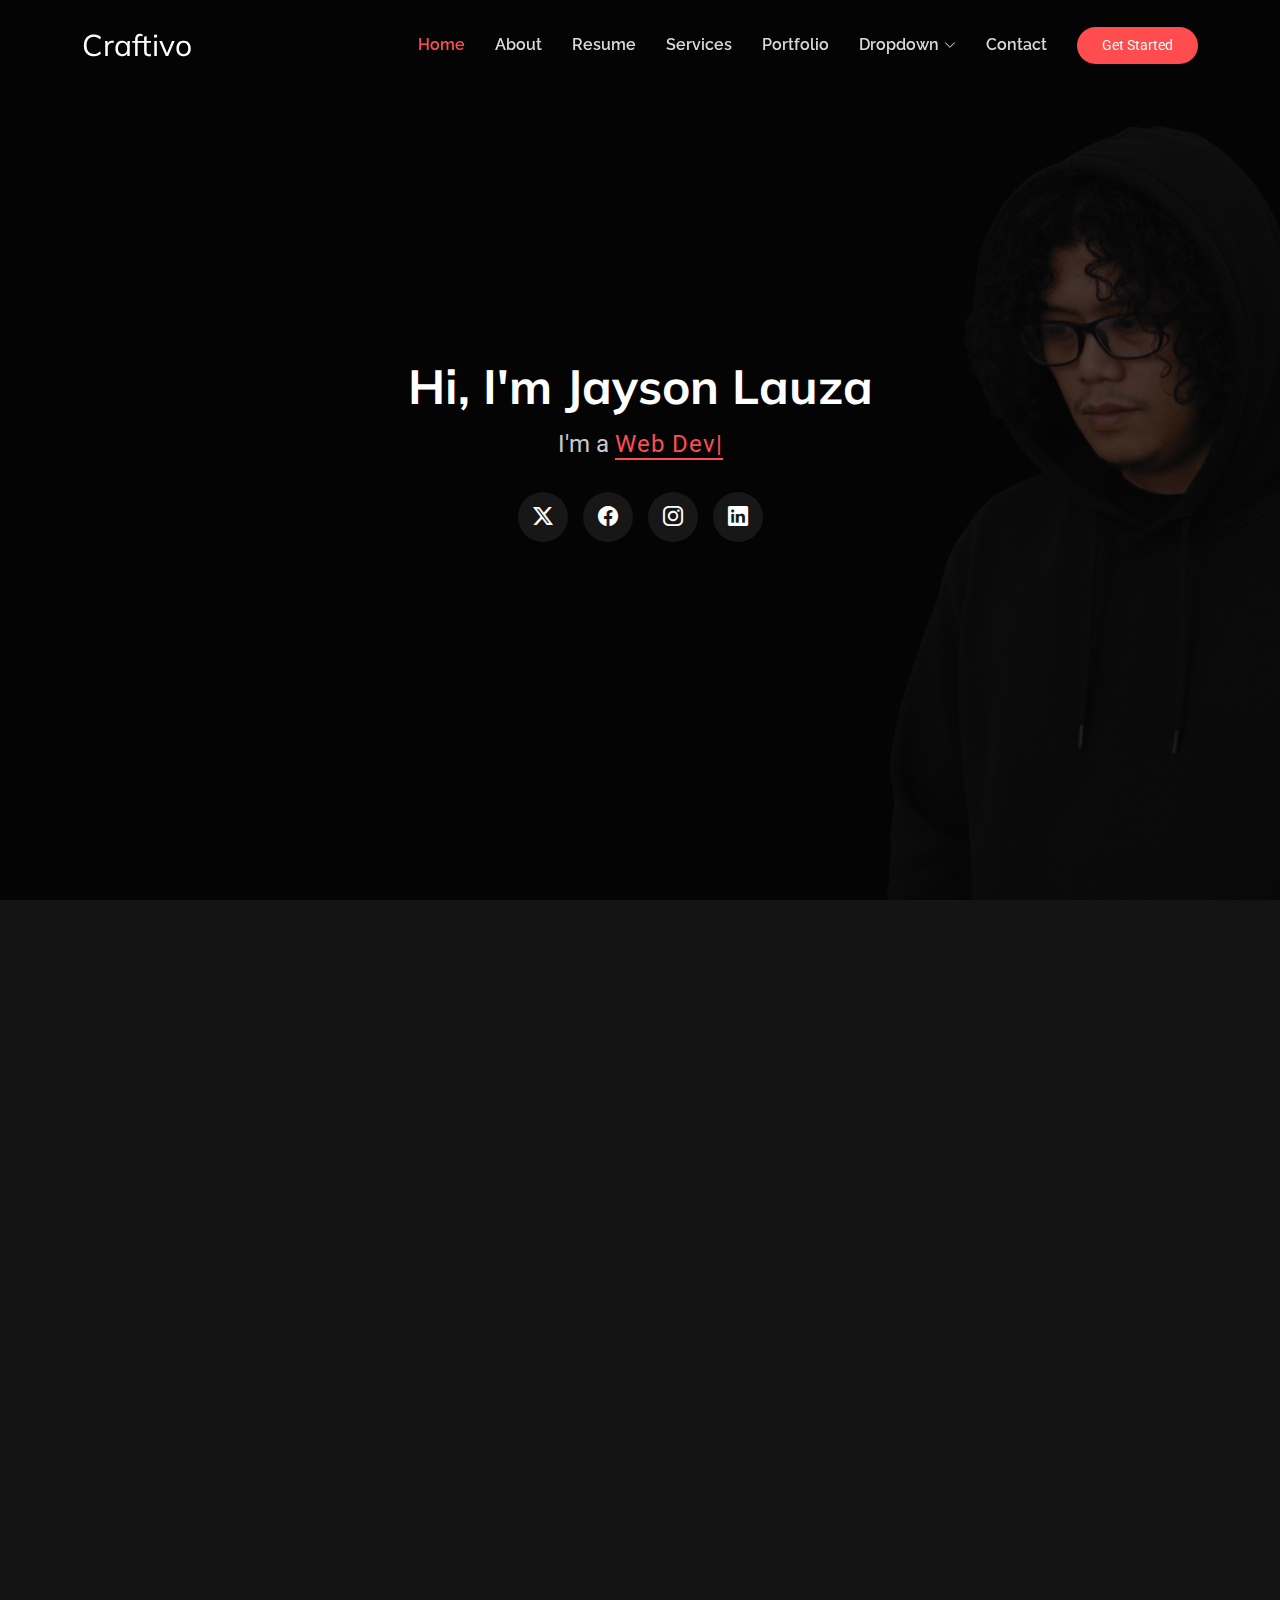
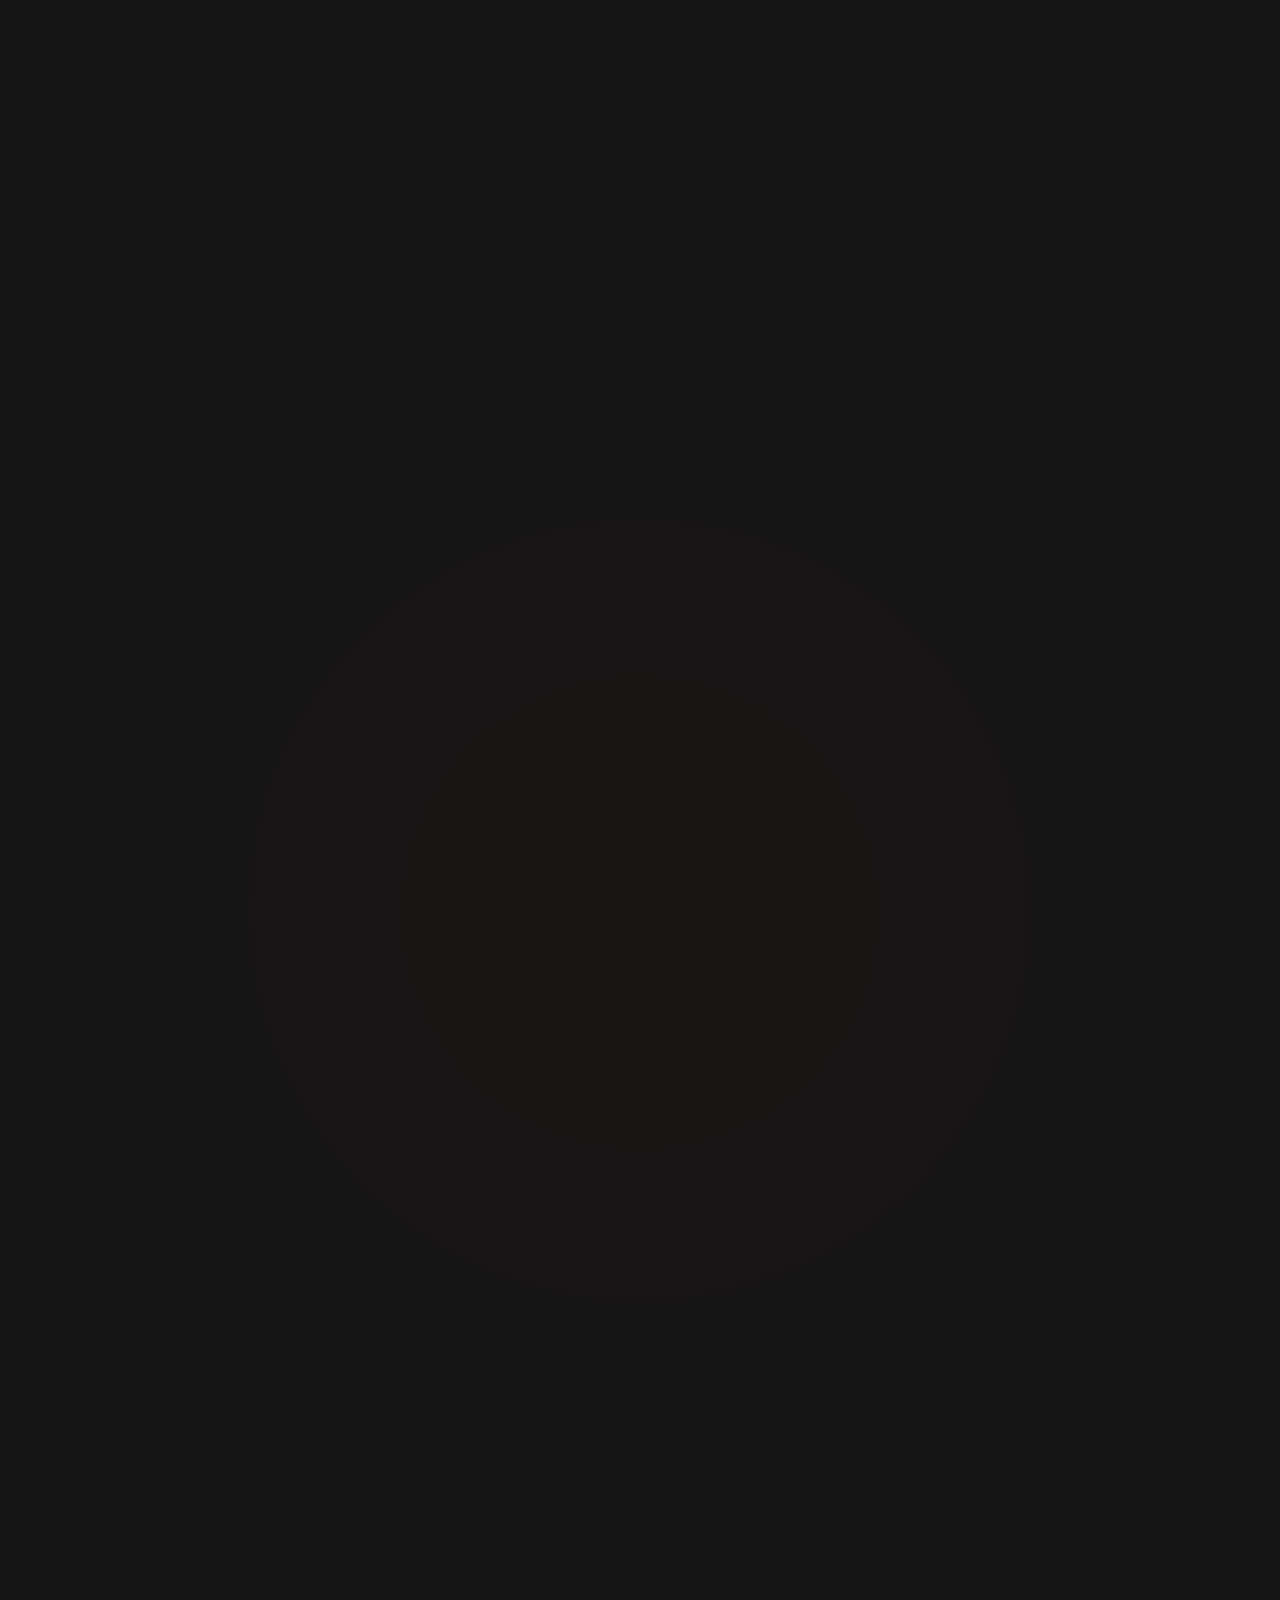
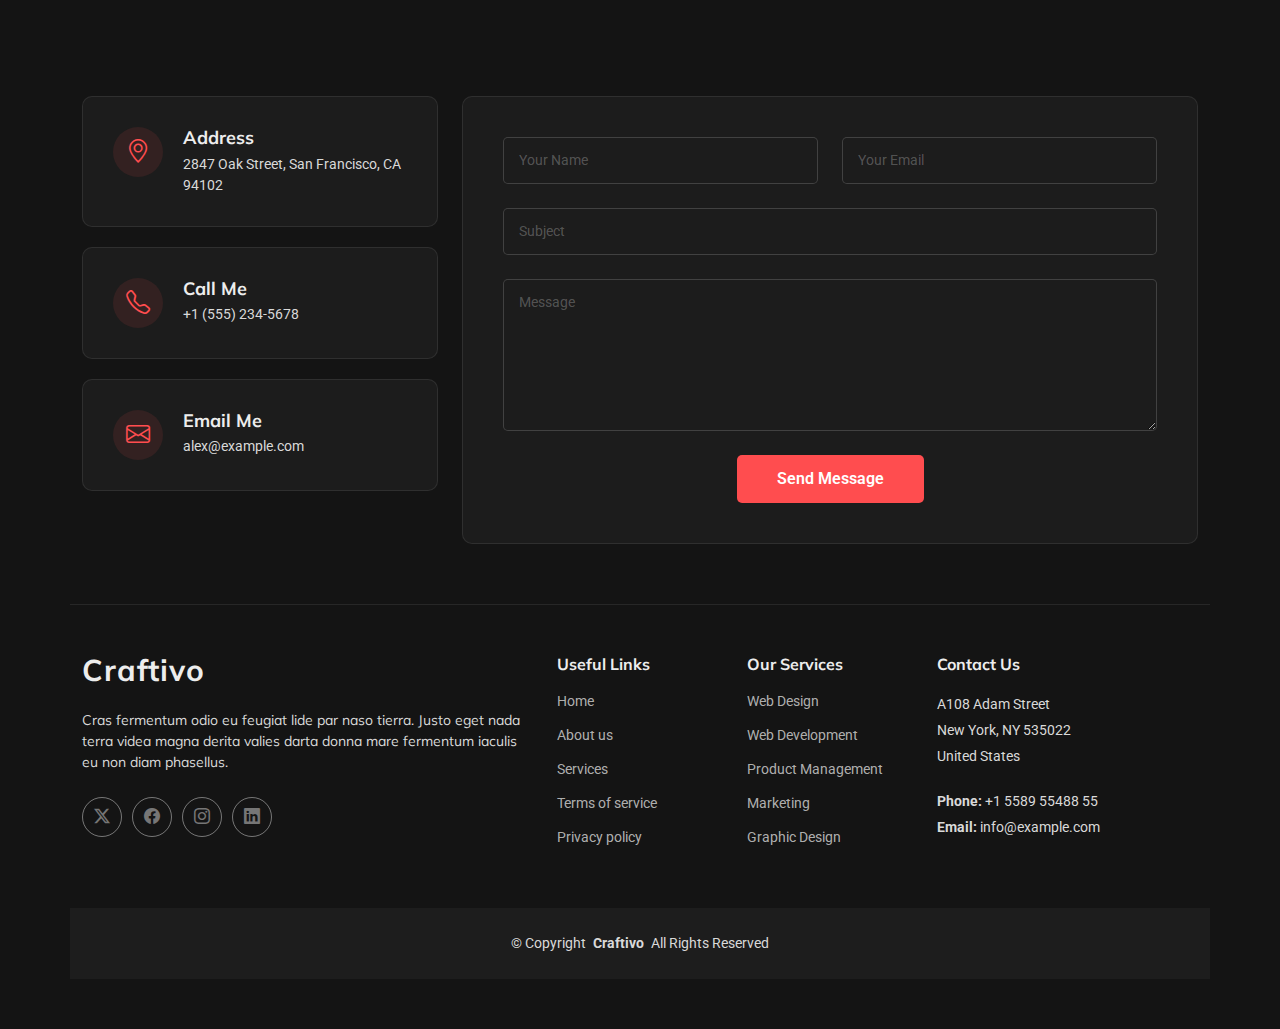
<file: index.html>
<!DOCTYPE html>
<html lang="en">
  <head>
    <meta charset="utf-8" />
    <meta content="width=device-width, initial-scale=1.0" name="viewport" />
    <title>Index - Craftivo Bootstrap Template</title>
    <meta name="description" content="" />
    <meta name="keywords" content="" />

    <!-- Favicons -->
    <link href="assets/img/favicon.png" rel="icon" />
    <link href="assets/img/apple-touch-icon.png" rel="apple-touch-icon" />

    <!-- Fonts -->
    <link href="https://fonts.googleapis.com" rel="preconnect" />
    <link href="https://fonts.gstatic.com" rel="preconnect" crossorigin />
    <link
      href="https://fonts.googleapis.com/css2?family=Roboto:ital,wght@0,100;0,300;0,400;0,500;0,700;0,900;1,100;1,300;1,400;1,500;1,700;1,900&family=Raleway:ital,wght@0,100;0,200;0,300;0,400;0,500;0,600;0,700;0,800;0,900;1,100;1,200;1,300;1,400;1,500;1,600;1,700;1,800;1,900&family=Mulish:ital,wght@0,200;0,300;0,400;0,500;0,600;0,700;0,800;0,900;1,200;1,300;1,400;1,500;1,600;1,700;1,800;1,900&display=swap"
      rel="stylesheet"
    />

    <!-- Vendor CSS Files -->
    <link
      href="assets/vendor/bootstrap/css/bootstrap.min.css"
      rel="stylesheet"
    />
    <link
      href="assets/vendor/bootstrap-icons/bootstrap-icons.css"
      rel="stylesheet"
    />
    <link href="assets/vendor/aos/aos.css" rel="stylesheet" />
    <link
      href="assets/vendor/glightbox/css/glightbox.min.css"
      rel="stylesheet"
    />
    <link href="assets/vendor/swiper/swiper-bundle.min.css" rel="stylesheet" />

    <!-- Main CSS File -->
    <link href="assets/css/main.css" rel="stylesheet" />

    <!-- =======================================================
  * Template Name: Craftivo
  * Template URL: https://bootstrapmade.com/craftivo-bootstrap-portfolio-template/
  * Updated: Oct 04 2025 with Bootstrap v5.3.8
  * Author: BootstrapMade.com
  * License: https://bootstrapmade.com/license/
  ======================================================== -->
  </head>

  <body class="index-page">
    <header id="header" class="header d-flex align-items-center fixed-top">
      <div
        class="container-fluid container-xl position-relative d-flex align-items-center"
      >
        <a href="index.html" class="logo d-flex align-items-center me-auto">
          <!-- Uncomment the line below if you also wish to use an image logo -->
          <!-- <img src="assets/img/logo.webp" alt=""> -->
          <h1 class="sitename">Craftivo</h1>
        </a>

        <nav id="navmenu" class="navmenu">
          <ul>
            <li><a href="#hero" class="active">Home</a></li>
            <li><a href="#about">About</a></li>
            <li><a href="#resume">Resume</a></li>
            <li><a href="#services">Services</a></li>
            <li><a href="#portfolio">Portfolio</a></li>
            <li class="dropdown">
              <a href="#"
                ><span>Dropdown</span>
                <i class="bi bi-chevron-down toggle-dropdown"></i
              ></a>
              <ul>
                <li><a href="#">Dropdown 1</a></li>
                <li class="dropdown">
                  <a href="#"
                    ><span>Deep Dropdown</span>
                    <i class="bi bi-chevron-down toggle-dropdown"></i
                  ></a>
                  <ul>
                    <li><a href="#">Deep Dropdown 1</a></li>
                    <li><a href="#">Deep Dropdown 2</a></li>
                    <li><a href="#">Deep Dropdown 3</a></li>
                    <li><a href="#">Deep Dropdown 4</a></li>
                    <li><a href="#">Deep Dropdown 5</a></li>
                  </ul>
                </li>
                <li><a href="#">Dropdown 2</a></li>
                <li><a href="#">Dropdown 3</a></li>
                <li><a href="#">Dropdown 4</a></li>
              </ul>
            </li>
            <li><a href="#contact">Contact</a></li>
          </ul>
          <i class="mobile-nav-toggle d-xl-none bi bi-list"></i>
        </nav>

        <a class="btn-getstarted" href="#about">Get Started</a>
      </div>
    </header>

    <main class="main">
      <!-- Hero Section -->
      <section id="hero" class="hero section dark-background">
        <img
          src="assets/img/profile/profile-bg-me-black-long-hair.png"
          alt=""
          data-aos="fade-in"
        />

        <div class="container" data-aos="fade-up" data-aos-delay="100">
          <div class="row justify-content-center">
            <div class="col-lg-8 text-center">
              <h2>Hi, I'm Jayson Lauza</h2>
              <p>
                I'm a
                <span
                  class="typed"
                  data-typed-items="Web Developer, Software Developer, Full-stack (React/Next.js) Developer, WordPress Developer, Musician/Drummer"
                ></span
                ><span class="typed-cursor" aria-hidden="true"></span>
              </p>
              <div class="social-links">
                <a href="#"><i class="bi bi-twitter-x"></i></a>
                <a href="#"><i class="bi bi-facebook"></i></a>
                <a href="#"><i class="bi bi-instagram"></i></a>
                <a href="#"><i class="bi bi-linkedin"></i></a>
              </div>
            </div>
          </div>
        </div>
      </section>
      <!-- /Hero Section -->

      <!-- About Section -->
      <section id="about" class="about section">
        <!-- Section Title -->
        <div class="container section-title" data-aos="fade-up">
          <span class="subtitle">About Me</span>
          <h2>About Me</h2>
          <p>
            Necessitatibus eius consequatur ex aliquid fuga eum quidem sint
            consectetur velit. Sed ut perspiciatis unde omnis iste natus error
            sit voluptatem accusantium doloremque laudantium totam rem aperiam
          </p>
        </div>
        <!-- End Section Title -->

        <div class="container" data-aos="fade-up" data-aos-delay="100">
          <div class="row gy-5">
            <div class="col-lg-4" data-aos="zoom-in" data-aos-delay="150">
              <div class="profile-card">
                <div class="profile-header">
                  <div class="profile-avatar">
                    <img
                      src="assets/img/profile/profile-square-3.webp"
                      class="img-fluid"
                      alt=""
                    />
                    <div class="status-indicator"></div>
                  </div>
                  <h3>Jordan Mitchell</h3>
                  <span class="role">Full Stack Developer</span>
                  <div class="rating">
                    <i class="bi bi-star-fill"></i>
                    <i class="bi bi-star-fill"></i>
                    <i class="bi bi-star-fill"></i>
                    <i class="bi bi-star-fill"></i>
                    <i class="bi bi-star-half"></i>
                    <span>4.8</span>
                  </div>
                </div>

                <div class="profile-stats">
                  <div class="stat-item">
                    <h4>156</h4>
                    <p>Projects</p>
                  </div>
                  <div class="stat-item">
                    <h4>8+</h4>
                    <p>Years</p>
                  </div>
                  <div class="stat-item">
                    <h4>42</h4>
                    <p>Awards</p>
                  </div>
                </div>

                <div class="profile-actions">
                  <a href="#" class="btn-primary"
                    ><i class="bi bi-download"></i> Download CV</a
                  >
                  <a href="#" class="btn-secondary"
                    ><i class="bi bi-envelope"></i> Contact</a
                  >
                </div>

                <div class="social-connect">
                  <a href="#"><i class="bi bi-linkedin"></i></a>
                  <a href="#"><i class="bi bi-github"></i></a>
                  <a href="#"><i class="bi bi-twitter"></i></a>
                  <a href="#"><i class="bi bi-instagram"></i></a>
                </div>
              </div>
            </div>

            <div class="col-lg-8" data-aos="fade-left" data-aos-delay="200">
              <div class="content-wrapper">
                <div class="bio-section">
                  <div class="section-tag">About Me</div>
                  <h2>Transforming Ideas into Digital Reality</h2>
                  <p>
                    At vero eos et accusamus et iusto odio dignissimos ducimus
                    qui blanditiis praesentium voluptatum deleniti atque
                    corrupti quos dolores et quas molestias excepturi sint
                    occaecati cupiditate non provident, similique sunt in culpa
                    qui officia deserunt mollitia animi.
                  </p>
                  <p>
                    Temporibus autem quibusdam et aut officiis debitis aut rerum
                    necessitatibus saepe eveniet ut et voluptates repudiandae
                    sint et molestiae non recusandae.
                  </p>
                </div>

                <div class="details-grid">
                  <div
                    class="detail-item"
                    data-aos="fade-up"
                    data-aos-delay="250"
                  >
                    <i class="bi bi-briefcase"></i>
                    <div class="detail-content">
                      <span>Experience</span>
                      <strong>8+ Years</strong>
                    </div>
                  </div>

                  <div
                    class="detail-item"
                    data-aos="fade-up"
                    data-aos-delay="300"
                  >
                    <i class="bi bi-mortarboard"></i>
                    <div class="detail-content">
                      <span>Degree</span>
                      <strong>Master of Science</strong>
                    </div>
                  </div>

                  <div
                    class="detail-item"
                    data-aos="fade-up"
                    data-aos-delay="350"
                  >
                    <i class="bi bi-geo-alt"></i>
                    <div class="detail-content">
                      <span>Based In</span>
                      <strong>Portland, OR</strong>
                    </div>
                  </div>

                  <div
                    class="detail-item"
                    data-aos="fade-up"
                    data-aos-delay="100"
                  >
                    <i class="bi bi-envelope"></i>
                    <div class="detail-content">
                      <span>Email</span>
                      <strong>contact@example.com</strong>
                    </div>
                  </div>

                  <div
                    class="detail-item"
                    data-aos="fade-up"
                    data-aos-delay="150"
                  >
                    <i class="bi bi-phone"></i>
                    <div class="detail-content">
                      <span>Phone</span>
                      <strong>+1 (555) 234-5678</strong>
                    </div>
                  </div>

                  <div
                    class="detail-item"
                    data-aos="fade-up"
                    data-aos-delay="200"
                  >
                    <i class="bi bi-calendar-check"></i>
                    <div class="detail-content">
                      <span>Availability</span>
                      <strong>Open to Work</strong>
                    </div>
                  </div>
                </div>

                <div
                  class="skills-showcase"
                  data-aos="fade-up"
                  data-aos-delay="250"
                >
                  <div class="section-tag">Core Skills</div>
                  <h3>Technical Proficiency</h3>

                  <div class="skills-list skills-animation">
                    <div class="skill-item">
                      <div class="skill-info">
                        <span class="skill-name">React &amp; Next.js</span>
                        <span class="skill-percent">95%</span>
                      </div>
                      <div class="progress">
                        <div
                          class="progress-bar"
                          role="progressbar"
                          aria-valuenow="95"
                          aria-valuemin="0"
                          aria-valuemax="100"
                        ></div>
                      </div>
                    </div>

                    <div class="skill-item">
                      <div class="skill-info">
                        <span class="skill-name">Node.js &amp; Express</span>
                        <span class="skill-percent">90%</span>
                      </div>
                      <div class="progress">
                        <div
                          class="progress-bar"
                          role="progressbar"
                          aria-valuenow="90"
                          aria-valuemin="0"
                          aria-valuemax="100"
                        ></div>
                      </div>
                    </div>

                    <div class="skill-item">
                      <div class="skill-info">
                        <span class="skill-name">UI/UX &amp; Figma</span>
                        <span class="skill-percent">88%</span>
                      </div>
                      <div class="progress">
                        <div
                          class="progress-bar"
                          role="progressbar"
                          aria-valuenow="88"
                          aria-valuemin="0"
                          aria-valuemax="100"
                        ></div>
                      </div>
                    </div>

                    <div class="skill-item">
                      <div class="skill-info">
                        <span class="skill-name">MongoDB &amp; PostgreSQL</span>
                        <span class="skill-percent">85%</span>
                      </div>
                      <div class="progress">
                        <div
                          class="progress-bar"
                          role="progressbar"
                          aria-valuenow="85"
                          aria-valuemin="0"
                          aria-valuemax="100"
                        ></div>
                      </div>
                    </div>

                    <div class="skill-item">
                      <div class="skill-info">
                        <span class="skill-name">Docker &amp; AWS</span>
                        <span class="skill-percent">80%</span>
                      </div>
                      <div class="progress">
                        <div
                          class="progress-bar"
                          role="progressbar"
                          aria-valuenow="80"
                          aria-valuemin="0"
                          aria-valuemax="100"
                        ></div>
                      </div>
                    </div>
                  </div>
                </div>
              </div>
            </div>
          </div>
        </div>
      </section>
      <!-- /About Section -->

      <!-- Resume Section -->
      <section id="resume" class="resume section">
        <!-- Section Title -->
        <div class="container section-title" data-aos="fade-up">
          <span class="subtitle">Resume</span>
          <h2>Resume</h2>
          <p>
            Necessitatibus eius consequatur ex aliquid fuga eum quidem sint
            consectetur velit. Sed ut perspiciatis unde omnis iste natus error
            sit voluptatem accusantium doloremque laudantium totam rem aperiam
          </p>
        </div>
        <!-- End Section Title -->

        <div class="container" data-aos="fade-up" data-aos-delay="100">
          <div class="row gy-5">
            <div class="col-lg-6">
              <div class="experience-section">
                <div
                  class="section-header"
                  data-aos="fade-right"
                  data-aos-delay="200"
                >
                  <div class="header-content">
                    <span class="section-badge">Experience</span>
                    <h2>Professional Journey</h2>
                    <p>
                      Lorem ipsum dolor sit amet consectetur adipisicing elit
                      sed do eiusmod tempor incididunt ut labore et dolore magna
                      aliqua.
                    </p>
                  </div>
                </div>

                <div class="experience-cards">
                  <div
                    class="exp-card featured"
                    data-aos="zoom-in"
                    data-aos-delay="300"
                  >
                    <div class="card-header">
                      <div class="company-logo">
                        <i class="bi bi-buildings"></i>
                      </div>
                      <div class="period-badge">Current</div>
                    </div>
                    <div class="card-body">
                      <h3>Senior Creative Director</h3>
                      <p class="company-name">Digital Innovation Labs</p>
                      <span class="duration">2023 - Present</span>
                      <p class="description">
                        Ut enim ad minim veniam quis nostrud exercitation
                        ullamco laboris nisi ut aliquip ex ea commodo consequat
                        duis aute.
                      </p>
                      <div class="skills-tags">
                        <span class="skill-tag">Leadership</span>
                        <span class="skill-tag">Strategy</span>
                        <span class="skill-tag">Innovation</span>
                      </div>
                    </div>
                  </div>

                  <div class="exp-card" data-aos="zoom-in" data-aos-delay="350">
                    <div class="card-header">
                      <div class="company-logo">
                        <i class="bi bi-laptop"></i>
                      </div>
                    </div>
                    <div class="card-body">
                      <h3>Product Design Lead</h3>
                      <p class="company-name">TechForward Solutions</p>
                      <span class="duration">2020 - 2023</span>
                      <p class="description">
                        Sed ut perspiciatis unde omnis iste natus error sit
                        voluptatem accusantium doloremque laudantium totam rem
                        aperiam.
                      </p>
                    </div>
                  </div>

                  <div class="exp-card" data-aos="zoom-in" data-aos-delay="400">
                    <div class="card-header">
                      <div class="company-logo">
                        <i class="bi bi-palette"></i>
                      </div>
                    </div>
                    <div class="card-body">
                      <h3>UX Designer</h3>
                      <p class="company-name">Creative Studio Inc</p>
                      <span class="duration">2017 - 2020</span>
                      <p class="description">
                        Excepteur sint occaecat cupidatat non proident sunt in
                        culpa qui officia deserunt mollit anim id est laborum.
                      </p>
                    </div>
                  </div>
                </div>
              </div>
            </div>

            <div class="col-lg-6">
              <div class="education-section">
                <div
                  class="section-header"
                  data-aos="fade-left"
                  data-aos-delay="200"
                >
                  <div class="header-content">
                    <span class="section-badge">Education</span>
                    <h2>Academic Background</h2>
                    <p>
                      Quis autem vel eum iure reprehenderit qui in ea voluptate
                      velit esse quam nihil molestiae consequatur vel illum.
                    </p>
                  </div>
                </div>

                <div
                  class="education-timeline"
                  data-aos="fade-left"
                  data-aos-delay="300"
                >
                  <div class="timeline-track">
                    <div class="timeline-item">
                      <div class="timeline-marker">
                        <i class="bi bi-mortarboard-fill"></i>
                      </div>
                      <div class="timeline-content">
                        <div class="education-meta">
                          <span class="year-range">2015 - 2017</span>
                          <span class="degree-level">Masters</span>
                        </div>
                        <h4>Master of Design Innovation</h4>
                        <p class="institution">Institute of Creative Arts</p>
                        <p class="description">
                          Lorem ipsum dolor sit amet consectetur adipisicing
                          elit sed do eiusmod tempor incididunt ut labore.
                        </p>
                        <div class="achievement">
                          <i class="bi bi-award"></i>
                          <span>Summa Cum Laude</span>
                        </div>
                      </div>
                    </div>

                    <div class="timeline-item">
                      <div class="timeline-marker">
                        <i class="bi bi-book"></i>
                      </div>
                      <div class="timeline-content">
                        <div class="education-meta">
                          <span class="year-range">2011 - 2015</span>
                          <span class="degree-level">Bachelor</span>
                        </div>
                        <h4>Bachelor of Fine Arts</h4>
                        <p class="institution">Creative Arts University</p>
                        <p class="description">
                          Duis aute irure dolor in reprehenderit in voluptate
                          velit esse cillum dolore eu fugiat nulla pariatur.
                        </p>
                      </div>
                    </div>

                    <div class="timeline-item">
                      <div class="timeline-marker">
                        <i class="bi bi-patch-check-fill"></i>
                      </div>
                      <div class="timeline-content">
                        <div class="education-meta">
                          <span class="year-range">2016 - 2023</span>
                          <span class="degree-level">Certificates</span>
                        </div>
                        <h4>Professional Certifications</h4>
                        <div class="certifications-list">
                          <div class="cert-item">
                            <span class="cert-name">Advanced UX Research</span>
                            <span class="cert-year">2023</span>
                          </div>
                          <div class="cert-item">
                            <span class="cert-name">Design Leadership</span>
                            <span class="cert-year">2022</span>
                          </div>
                          <div class="cert-item">
                            <span class="cert-name">Digital Strategy</span>
                            <span class="cert-year">2021</span>
                          </div>
                        </div>
                      </div>
                    </div>
                  </div>
                </div>
              </div>
            </div>
          </div>
        </div>
      </section>
      <!-- /Resume Section -->

      <!-- Services Section -->
      <section id="services" class="services section">
        <!-- Section Title -->
        <div class="container section-title" data-aos="fade-up">
          <span class="subtitle">Services</span>
          <h2>Services</h2>
          <p>
            Necessitatibus eius consequatur ex aliquid fuga eum quidem sint
            consectetur velit. Sed ut perspiciatis unde omnis iste natus error
            sit voluptatem accusantium doloremque laudantium totam rem aperiam
          </p>
        </div>
        <!-- End Section Title -->

        <div class="container" data-aos="fade-up" data-aos-delay="100">
          <div class="row gy-4">
            <div
              class="col-lg-3 col-md-6"
              data-aos="zoom-in"
              data-aos-delay="100"
            >
              <div class="service-item">
                <div class="icon-wrapper">
                  <i class="bi bi-palette"></i>
                </div>
                <h4>Brand Identity</h4>
                <p>
                  Curabitur non nulla sit amet nisl tempus convallis quis ac
                  lectus vivamus magna.
                </p>
                <a href="service-details.html" class="read-more">
                  <span>Explore</span>
                  <i class="bi bi-arrow-right"></i>
                </a>
              </div>
            </div>

            <div
              class="col-lg-3 col-md-6"
              data-aos="zoom-in"
              data-aos-delay="200"
            >
              <div class="service-item featured">
                <div class="featured-tag">Featured</div>
                <div class="icon-wrapper">
                  <i class="bi bi-layout-text-window-reverse"></i>
                </div>
                <h4>UI/UX Design</h4>
                <p>
                  Vestibulum ac diam sit amet quam vehicula elementum sed sit
                  amet dui donec rutrum.
                </p>
                <a href="service-details.html" class="read-more">
                  <span>Explore</span>
                  <i class="bi bi-arrow-right"></i>
                </a>
              </div>
            </div>

            <div
              class="col-lg-3 col-md-6"
              data-aos="zoom-in"
              data-aos-delay="300"
            >
              <div class="service-item">
                <div class="icon-wrapper">
                  <i class="bi bi-code-slash"></i>
                </div>
                <h4>Development</h4>
                <p>
                  Praesent sapien massa convallis a pellentesque nec egestas non
                  nisi cras ornare arcu.
                </p>
                <a href="service-details.html" class="read-more">
                  <span>Explore</span>
                  <i class="bi bi-arrow-right"></i>
                </a>
              </div>
            </div>

            <div
              class="col-lg-3 col-md-6"
              data-aos="zoom-in"
              data-aos-delay="400"
            >
              <div class="service-item">
                <div class="icon-wrapper">
                  <i class="bi bi-phone"></i>
                </div>
                <h4>Mobile Apps</h4>
                <p>
                  Vivamus suscipit tortor eget felis porttitor volutpat quisque
                  velit nisi pretium ut lacinia.
                </p>
                <a href="service-details.html" class="read-more">
                  <span>Explore</span>
                  <i class="bi bi-arrow-right"></i>
                </a>
              </div>
            </div>

            <div
              class="col-lg-3 col-md-6"
              data-aos="zoom-in"
              data-aos-delay="100"
            >
              <div class="service-item">
                <div class="icon-wrapper">
                  <i class="bi bi-megaphone"></i>
                </div>
                <h4>Digital Marketing</h4>
                <p>
                  Nulla porttitor accumsan tincidunt curabitur aliquet quam id
                  dui posuere blandit mauris.
                </p>
                <a href="service-details.html" class="read-more">
                  <span>Explore</span>
                  <i class="bi bi-arrow-right"></i>
                </a>
              </div>
            </div>

            <div
              class="col-lg-3 col-md-6"
              data-aos="zoom-in"
              data-aos-delay="200"
            >
              <div class="service-item">
                <div class="icon-wrapper">
                  <i class="bi bi-search"></i>
                </div>
                <h4>SEO Services</h4>
                <p>
                  Pellentesque in ipsum id orci porta dapibus donec sollicitudin
                  molestie malesuada proin.
                </p>
                <a href="service-details.html" class="read-more">
                  <span>Explore</span>
                  <i class="bi bi-arrow-right"></i>
                </a>
              </div>
            </div>

            <div
              class="col-lg-3 col-md-6"
              data-aos="zoom-in"
              data-aos-delay="300"
            >
              <div class="service-item">
                <div class="icon-wrapper">
                  <i class="bi bi-graph-up-arrow"></i>
                </div>
                <h4>Analytics</h4>
                <p>
                  Sed porttitor lectus nibh curabitur arcu erat accumsan id
                  imperdiet et porttitor at sem.
                </p>
                <a href="service-details.html" class="read-more">
                  <span>Explore</span>
                  <i class="bi bi-arrow-right"></i>
                </a>
              </div>
            </div>

            <div
              class="col-lg-3 col-md-6"
              data-aos="zoom-in"
              data-aos-delay="400"
            >
              <div class="service-item">
                <div class="icon-wrapper">
                  <i class="bi bi-shield-check"></i>
                </div>
                <h4>Security</h4>
                <p>
                  Vivamus magna justo lacinia eget consectetur sed convallis at
                  tellus mauris blandit aliquet.
                </p>
                <a href="service-details.html" class="read-more">
                  <span>Explore</span>
                  <i class="bi bi-arrow-right"></i>
                </a>
              </div>
            </div>
          </div>

          <div class="row mt-5">
            <div class="col-12" data-aos="fade-up" data-aos-delay="200">
              <div class="cta-box">
                <div class="row align-items-center">
                  <div class="col-lg-8">
                    <h3>Transform Your Vision Into Reality</h3>
                    <p>
                      Partner with us to bring your ideas to life with
                      innovative solutions tailored to your needs
                    </p>
                  </div>
                  <div class="col-lg-4 text-lg-end text-center">
                    <a href="service-details.html" class="cta-btn"
                      >Start Your Project</a
                    >
                  </div>
                </div>
              </div>
            </div>
          </div>
        </div>
      </section>
      <!-- /Services Section -->

      <!-- Portfolio Section -->
      <section id="portfolio" class="portfolio section">
        <!-- Section Title -->
        <div class="container section-title" data-aos="fade-up">
          <span class="subtitle">Portfolio</span>
          <h2>Portfolio</h2>
          <p>
            Necessitatibus eius consequatur ex aliquid fuga eum quidem sint
            consectetur velit. Sed ut perspiciatis unde omnis iste natus error
            sit voluptatem accusantium doloremque laudantium totam rem aperiam
          </p>
        </div>
        <!-- End Section Title -->

        <div class="container" data-aos="fade-up" data-aos-delay="100">
          <div
            class="isotope-layout"
            data-default-filter="*"
            data-layout="masonry"
            data-sort="original-order"
          >
            <ul
              class="portfolio-filters isotope-filters"
              data-aos="fade-up"
              data-aos-delay="200"
            >
              <li data-filter="*" class="filter-active">All Work</li>
              <li data-filter=".filter-creative">Creative</li>
              <li data-filter=".filter-digital">Digital</li>
              <li data-filter=".filter-strategy">Strategy</li>
              <li data-filter=".filter-development">Development</li>
            </ul>

            <div
              class="row gy-4 isotope-container"
              data-aos="fade-up"
              data-aos-delay="300"
            >
              <div
                class="col-lg-4 col-md-6 portfolio-item isotope-item filter-creative"
              >
                <div class="portfolio-card">
                  <div class="portfolio-image-container">
                    <img
                      src="assets/img/portfolio/portfolio-1.webp"
                      alt="Creative Project"
                      class="img-fluid"
                      loading="lazy"
                    />
                    <div class="portfolio-overlay">
                      <div class="portfolio-info">
                        <span class="project-category">Creative Design</span>
                        <h4>Visual Identity System</h4>
                      </div>
                      <div class="portfolio-actions">
                        <a
                          href="assets/img/portfolio/portfolio-1.webp"
                          class="glightbox portfolio-link"
                        >
                          <i class="bi bi-plus-lg"></i>
                        </a>
                        <a href="#" class="portfolio-details">
                          <i class="bi bi-arrow-right"></i>
                        </a>
                      </div>
                    </div>
                  </div>
                  <div class="portfolio-meta">
                    <div class="project-tags">
                      <span class="tag">Branding</span>
                      <span class="tag">Identity</span>
                    </div>
                    <div class="project-year">2024</div>
                  </div>
                </div>
              </div>

              <div
                class="col-lg-4 col-md-6 portfolio-item isotope-item filter-digital"
              >
                <div class="portfolio-card">
                  <div class="portfolio-image-container">
                    <img
                      src="assets/img/portfolio/portfolio-2.webp"
                      alt="Digital Project"
                      class="img-fluid"
                      loading="lazy"
                    />
                    <div class="portfolio-overlay">
                      <div class="portfolio-info">
                        <span class="project-category">Digital Experience</span>
                        <h4>Interactive Web Platform</h4>
                      </div>
                      <div class="portfolio-actions">
                        <a
                          href="assets/img/portfolio/portfolio-2.webp"
                          class="glightbox portfolio-link"
                        >
                          <i class="bi bi-plus-lg"></i>
                        </a>
                        <a href="#" class="portfolio-details">
                          <i class="bi bi-arrow-right"></i>
                        </a>
                      </div>
                    </div>
                  </div>
                  <div class="portfolio-meta">
                    <div class="project-tags">
                      <span class="tag">Web Design</span>
                      <span class="tag">Development</span>
                    </div>
                    <div class="project-year">2024</div>
                  </div>
                </div>
              </div>

              <div
                class="col-lg-4 col-md-6 portfolio-item isotope-item filter-strategy"
              >
                <div class="portfolio-card">
                  <div class="portfolio-image-container">
                    <img
                      src="assets/img/portfolio/portfolio-3.webp"
                      alt="Strategy Project"
                      class="img-fluid"
                      loading="lazy"
                    />
                    <div class="portfolio-overlay">
                      <div class="portfolio-info">
                        <span class="project-category">Brand Strategy</span>
                        <h4>Market Positioning</h4>
                      </div>
                      <div class="portfolio-actions">
                        <a
                          href="assets/img/portfolio/portfolio-3.webp"
                          class="glightbox portfolio-link"
                        >
                          <i class="bi bi-plus-lg"></i>
                        </a>
                        <a href="#" class="portfolio-details">
                          <i class="bi bi-arrow-right"></i>
                        </a>
                      </div>
                    </div>
                  </div>
                  <div class="portfolio-meta">
                    <div class="project-tags">
                      <span class="tag">Strategy</span>
                      <span class="tag">Consulting</span>
                    </div>
                    <div class="project-year">2023</div>
                  </div>
                </div>
              </div>

              <div
                class="col-lg-4 col-md-6 portfolio-item isotope-item filter-development"
              >
                <div class="portfolio-card">
                  <div class="portfolio-image-container">
                    <img
                      src="assets/img/portfolio/portfolio-4.webp"
                      alt="Development Project"
                      class="img-fluid"
                      loading="lazy"
                    />
                    <div class="portfolio-overlay">
                      <div class="portfolio-info">
                        <span class="project-category">Full Stack</span>
                        <h4>Custom Application</h4>
                      </div>
                      <div class="portfolio-actions">
                        <a
                          href="assets/img/portfolio/portfolio-4.webp"
                          class="glightbox portfolio-link"
                        >
                          <i class="bi bi-plus-lg"></i>
                        </a>
                        <a href="#" class="portfolio-details">
                          <i class="bi bi-arrow-right"></i>
                        </a>
                      </div>
                    </div>
                  </div>
                  <div class="portfolio-meta">
                    <div class="project-tags">
                      <span class="tag">React</span>
                      <span class="tag">Node.js</span>
                    </div>
                    <div class="project-year">2024</div>
                  </div>
                </div>
              </div>

              <div
                class="col-lg-4 col-md-6 portfolio-item isotope-item filter-creative"
              >
                <div class="portfolio-card">
                  <div class="portfolio-image-container">
                    <img
                      src="assets/img/portfolio/portfolio-5.webp"
                      alt="Creative Project"
                      class="img-fluid"
                      loading="lazy"
                    />
                    <div class="portfolio-overlay">
                      <div class="portfolio-info">
                        <span class="project-category">Art Direction</span>
                        <h4>Campaign Design</h4>
                      </div>
                      <div class="portfolio-actions">
                        <a
                          href="assets/img/portfolio/portfolio-5.webp"
                          class="glightbox portfolio-link"
                        >
                          <i class="bi bi-plus-lg"></i>
                        </a>
                        <a href="#" class="portfolio-details">
                          <i class="bi bi-arrow-right"></i>
                        </a>
                      </div>
                    </div>
                  </div>
                  <div class="portfolio-meta">
                    <div class="project-tags">
                      <span class="tag">Creative</span>
                      <span class="tag">Campaign</span>
                    </div>
                    <div class="project-year">2024</div>
                  </div>
                </div>
              </div>

              <div
                class="col-lg-4 col-md-6 portfolio-item isotope-item filter-digital"
              >
                <div class="portfolio-card">
                  <div class="portfolio-image-container">
                    <img
                      src="assets/img/portfolio/portfolio-6.webp"
                      alt="Digital Project"
                      class="img-fluid"
                      loading="lazy"
                    />
                    <div class="portfolio-overlay">
                      <div class="portfolio-info">
                        <span class="project-category">Digital Product</span>
                        <h4>Mobile Experience</h4>
                      </div>
                      <div class="portfolio-actions">
                        <a
                          href="assets/img/portfolio/portfolio-6.webp"
                          class="glightbox portfolio-link"
                        >
                          <i class="bi bi-plus-lg"></i>
                        </a>
                        <a href="#" class="portfolio-details">
                          <i class="bi bi-arrow-right"></i>
                        </a>
                      </div>
                    </div>
                  </div>
                  <div class="portfolio-meta">
                    <div class="project-tags">
                      <span class="tag">Mobile</span>
                      <span class="tag">UI/UX</span>
                    </div>
                    <div class="project-year">2023</div>
                  </div>
                </div>
              </div>
            </div>
          </div>

          <div class="portfolio-bottom" data-aos="fade-up" data-aos-delay="400">
            <div class="row align-items-center">
              <div class="col-lg-8">
                <h3>Like what you see?</h3>
                <p>
                  Donec rutrum congue leo eget malesuada. Vivamus suscipit
                  tortor eget felis porttitor volutpat.
                </p>
              </div>
              <div class="col-lg-4 text-lg-end">
                <a href="#contact" class="btn btn-accent"
                  >Let's Work Together</a
                >
              </div>
            </div>
          </div>
        </div>
      </section>
      <!-- /Portfolio Section -->

      <!-- Testimonials Section -->
      <section id="testimonials" class="testimonials section light-background">
        <!-- Section Title -->
        <div class="container section-title" data-aos="fade-up">
          <h2>Testimonials</h2>
          <p>
            Necessitatibus eius consequatur ex aliquid fuga eum quidem sint
            consectetur velit
          </p>
        </div>
        <!-- End Section Title -->

        <div class="container">
          <div class="testimonial-masonry">
            <div class="testimonial-item" data-aos="fade-up">
              <div class="testimonial-content">
                <div class="quote-pattern">
                  <i class="bi bi-quote"></i>
                </div>
                <p>
                  Implementing innovative strategies has revolutionized our
                  approach to market challenges and competitive positioning.
                </p>
                <div class="client-info">
                  <div class="client-image">
                    <img src="assets/img/person/person-f-7.webp" alt="Client" />
                  </div>
                  <div class="client-details">
                    <h3>Rachel Bennett</h3>
                    <span class="position">Strategy Director</span>
                  </div>
                </div>
              </div>
            </div>

            <div
              class="testimonial-item highlight"
              data-aos="fade-up"
              data-aos-delay="100"
            >
              <div class="testimonial-content">
                <div class="quote-pattern">
                  <i class="bi bi-quote"></i>
                </div>
                <p>
                  Exceptional service delivery and innovative solutions have
                  transformed our business operations, leading to remarkable
                  growth and enhanced customer satisfaction across all
                  touchpoints.
                </p>
                <div class="client-info">
                  <div class="client-image">
                    <img src="assets/img/person/person-m-7.webp" alt="Client" />
                  </div>
                  <div class="client-details">
                    <h3>Daniel Morgan</h3>
                    <span class="position">Chief Innovation Officer</span>
                  </div>
                </div>
              </div>
            </div>

            <div
              class="testimonial-item"
              data-aos="fade-up"
              data-aos-delay="200"
            >
              <div class="testimonial-content">
                <div class="quote-pattern">
                  <i class="bi bi-quote"></i>
                </div>
                <p>
                  Strategic partnership has enabled seamless digital
                  transformation and operational excellence.
                </p>
                <div class="client-info">
                  <div class="client-image">
                    <img src="assets/img/person/person-f-8.webp" alt="Client" />
                  </div>
                  <div class="client-details">
                    <h3>Emma Thompson</h3>
                    <span class="position">Digital Lead</span>
                  </div>
                </div>
              </div>
            </div>

            <div
              class="testimonial-item"
              data-aos="fade-up"
              data-aos-delay="300"
            >
              <div class="testimonial-content">
                <div class="quote-pattern">
                  <i class="bi bi-quote"></i>
                </div>
                <p>
                  Professional expertise and dedication have significantly
                  improved our project delivery timelines and quality metrics.
                </p>
                <div class="client-info">
                  <div class="client-image">
                    <img src="assets/img/person/person-m-8.webp" alt="Client" />
                  </div>
                  <div class="client-details">
                    <h3>Christopher Lee</h3>
                    <span class="position">Technical Director</span>
                  </div>
                </div>
              </div>
            </div>

            <div
              class="testimonial-item highlight"
              data-aos="fade-up"
              data-aos-delay="400"
            >
              <div class="testimonial-content">
                <div class="quote-pattern">
                  <i class="bi bi-quote"></i>
                </div>
                <p>
                  Collaborative approach and industry expertise have
                  revolutionized our product development cycle, resulting in
                  faster time-to-market and increased customer engagement
                  levels.
                </p>
                <div class="client-info">
                  <div class="client-image">
                    <img src="assets/img/person/person-f-9.webp" alt="Client" />
                  </div>
                  <div class="client-details">
                    <h3>Olivia Carter</h3>
                    <span class="position">Product Manager</span>
                  </div>
                </div>
              </div>
            </div>

            <div
              class="testimonial-item"
              data-aos="fade-up"
              data-aos-delay="500"
            >
              <div class="testimonial-content">
                <div class="quote-pattern">
                  <i class="bi bi-quote"></i>
                </div>
                <p>
                  Innovative approach to user experience design has
                  significantly enhanced our platform's engagement metrics and
                  customer retention rates.
                </p>
                <div class="client-info">
                  <div class="client-image">
                    <img
                      src="assets/img/person/person-m-13.webp"
                      alt="Client"
                    />
                  </div>
                  <div class="client-details">
                    <h3>Nathan Brooks</h3>
                    <span class="position">UX Director</span>
                  </div>
                </div>
              </div>
            </div>
          </div>
        </div>
      </section>
      <!-- /Testimonials Section -->

      <!-- Contact Section -->
      <section id="contact" class="contact section">
        <!-- Section Title -->
        <div class="container section-title" data-aos="fade-up">
          <span class="subtitle">Contact</span>
          <h2>Contact</h2>
          <p>
            Necessitatibus eius consequatur ex aliquid fuga eum quidem sint
            consectetur velit. Sed ut perspiciatis unde omnis iste natus error
            sit voluptatem accusantium doloremque laudantium totam rem aperiam
          </p>
        </div>
        <!-- End Section Title -->

        <div class="container">
          <div class="row gy-4">
            <div class="col-lg-4">
              <div class="info-item">
                <div class="icon-wrapper">
                  <i class="bi bi-geo-alt"></i>
                </div>
                <div>
                  <h3>Address</h3>
                  <p>2847 Oak Street, San Francisco, CA 94102</p>
                </div>
              </div>

              <div class="info-item">
                <div class="icon-wrapper">
                  <i class="bi bi-telephone"></i>
                </div>
                <div>
                  <h3>Call Me</h3>
                  <p>+1 (555) 234-5678</p>
                </div>
              </div>

              <div class="info-item">
                <div class="icon-wrapper">
                  <i class="bi bi-envelope"></i>
                </div>
                <div>
                  <h3>Email Me</h3>
                  <p>alex@example.com</p>
                </div>
              </div>
            </div>

            <div class="col-lg-8">
              <form
                action="forms/contact.php"
                method="post"
                class="php-email-form"
              >
                <div class="row gy-4">
                  <div class="col-md-6">
                    <input
                      type="text"
                      name="name"
                      class="form-control"
                      placeholder="Your Name"
                      required=""
                    />
                  </div>

                  <div class="col-md-6">
                    <input
                      type="email"
                      class="form-control"
                      name="email"
                      placeholder="Your Email"
                      required=""
                    />
                  </div>

                  <div class="col-md-12">
                    <input
                      type="text"
                      class="form-control"
                      name="subject"
                      placeholder="Subject"
                      required=""
                    />
                  </div>

                  <div class="col-md-12">
                    <textarea
                      class="form-control"
                      name="message"
                      rows="6"
                      placeholder="Message"
                      required=""
                    ></textarea>
                  </div>

                  <div class="col-md-12 text-center">
                    <div class="loading">Loading</div>
                    <div class="error-message"></div>
                    <div class="sent-message">
                      Your message has been sent. Thank you!
                    </div>

                    <button type="submit">Send Message</button>
                  </div>
                </div>
              </form>
            </div>
          </div>
        </div>
      </section>
      <!-- /Contact Section -->
    </main>

    <footer id="footer" class="footer">
      <div class="container footer-top">
        <div class="row gy-4">
          <div class="col-lg-5 col-md-12 footer-about">
            <a href="index.html" class="logo d-flex align-items-center">
              <span class="sitename">Craftivo</span>
            </a>
            <p>
              Cras fermentum odio eu feugiat lide par naso tierra. Justo eget
              nada terra videa magna derita valies darta donna mare fermentum
              iaculis eu non diam phasellus.
            </p>
            <div class="social-links d-flex mt-4">
              <a href=""><i class="bi bi-twitter-x"></i></a>
              <a href=""><i class="bi bi-facebook"></i></a>
              <a href=""><i class="bi bi-instagram"></i></a>
              <a href=""><i class="bi bi-linkedin"></i></a>
            </div>
          </div>

          <div class="col-lg-2 col-6 footer-links">
            <h4>Useful Links</h4>
            <ul>
              <li><a href="#">Home</a></li>
              <li><a href="#">About us</a></li>
              <li><a href="#">Services</a></li>
              <li><a href="#">Terms of service</a></li>
              <li><a href="#">Privacy policy</a></li>
            </ul>
          </div>

          <div class="col-lg-2 col-6 footer-links">
            <h4>Our Services</h4>
            <ul>
              <li><a href="#">Web Design</a></li>
              <li><a href="#">Web Development</a></li>
              <li><a href="#">Product Management</a></li>
              <li><a href="#">Marketing</a></li>
              <li><a href="#">Graphic Design</a></li>
            </ul>
          </div>

          <div
            class="col-lg-3 col-md-12 footer-contact text-center text-md-start"
          >
            <h4>Contact Us</h4>
            <p>A108 Adam Street</p>
            <p>New York, NY 535022</p>
            <p>United States</p>
            <p class="mt-4">
              <strong>Phone:</strong> <span>+1 5589 55488 55</span>
            </p>
            <p><strong>Email:</strong> <span>info@example.com</span></p>
          </div>
        </div>
      </div>

      <div class="container copyright text-center mt-4">
        <p>
          © <span>Copyright</span>
          <strong class="px-1 sitename">Craftivo</strong>
          <span>All Rights Reserved</span>
        </p>
      </div>
    </footer>

    <!-- Scroll Top -->
    <a
      href="#"
      id="scroll-top"
      class="scroll-top d-flex align-items-center justify-content-center"
      ><i class="bi bi-arrow-up-short"></i
    ></a>

    <!-- Preloader -->
    <div id="preloader"></div>

    <!-- Vendor JS Files -->
    <script src="assets/vendor/bootstrap/js/bootstrap.bundle.min.js"></script>
    <script src="assets/vendor/php-email-form/validate.js"></script>
    <script src="assets/vendor/aos/aos.js"></script>
    <script src="assets/vendor/typed.js/typed.umd.js"></script>
    <script src="assets/vendor/waypoints/noframework.waypoints.js"></script>
    <script src="assets/vendor/glightbox/js/glightbox.min.js"></script>
    <script src="assets/vendor/imagesloaded/imagesloaded.pkgd.min.js"></script>
    <script src="assets/vendor/isotope-layout/isotope.pkgd.min.js"></script>
    <script src="assets/vendor/swiper/swiper-bundle.min.js"></script>

    <!-- Main JS File -->
    <script src="assets/js/main.js"></script>
  </body>
</html>
</file>
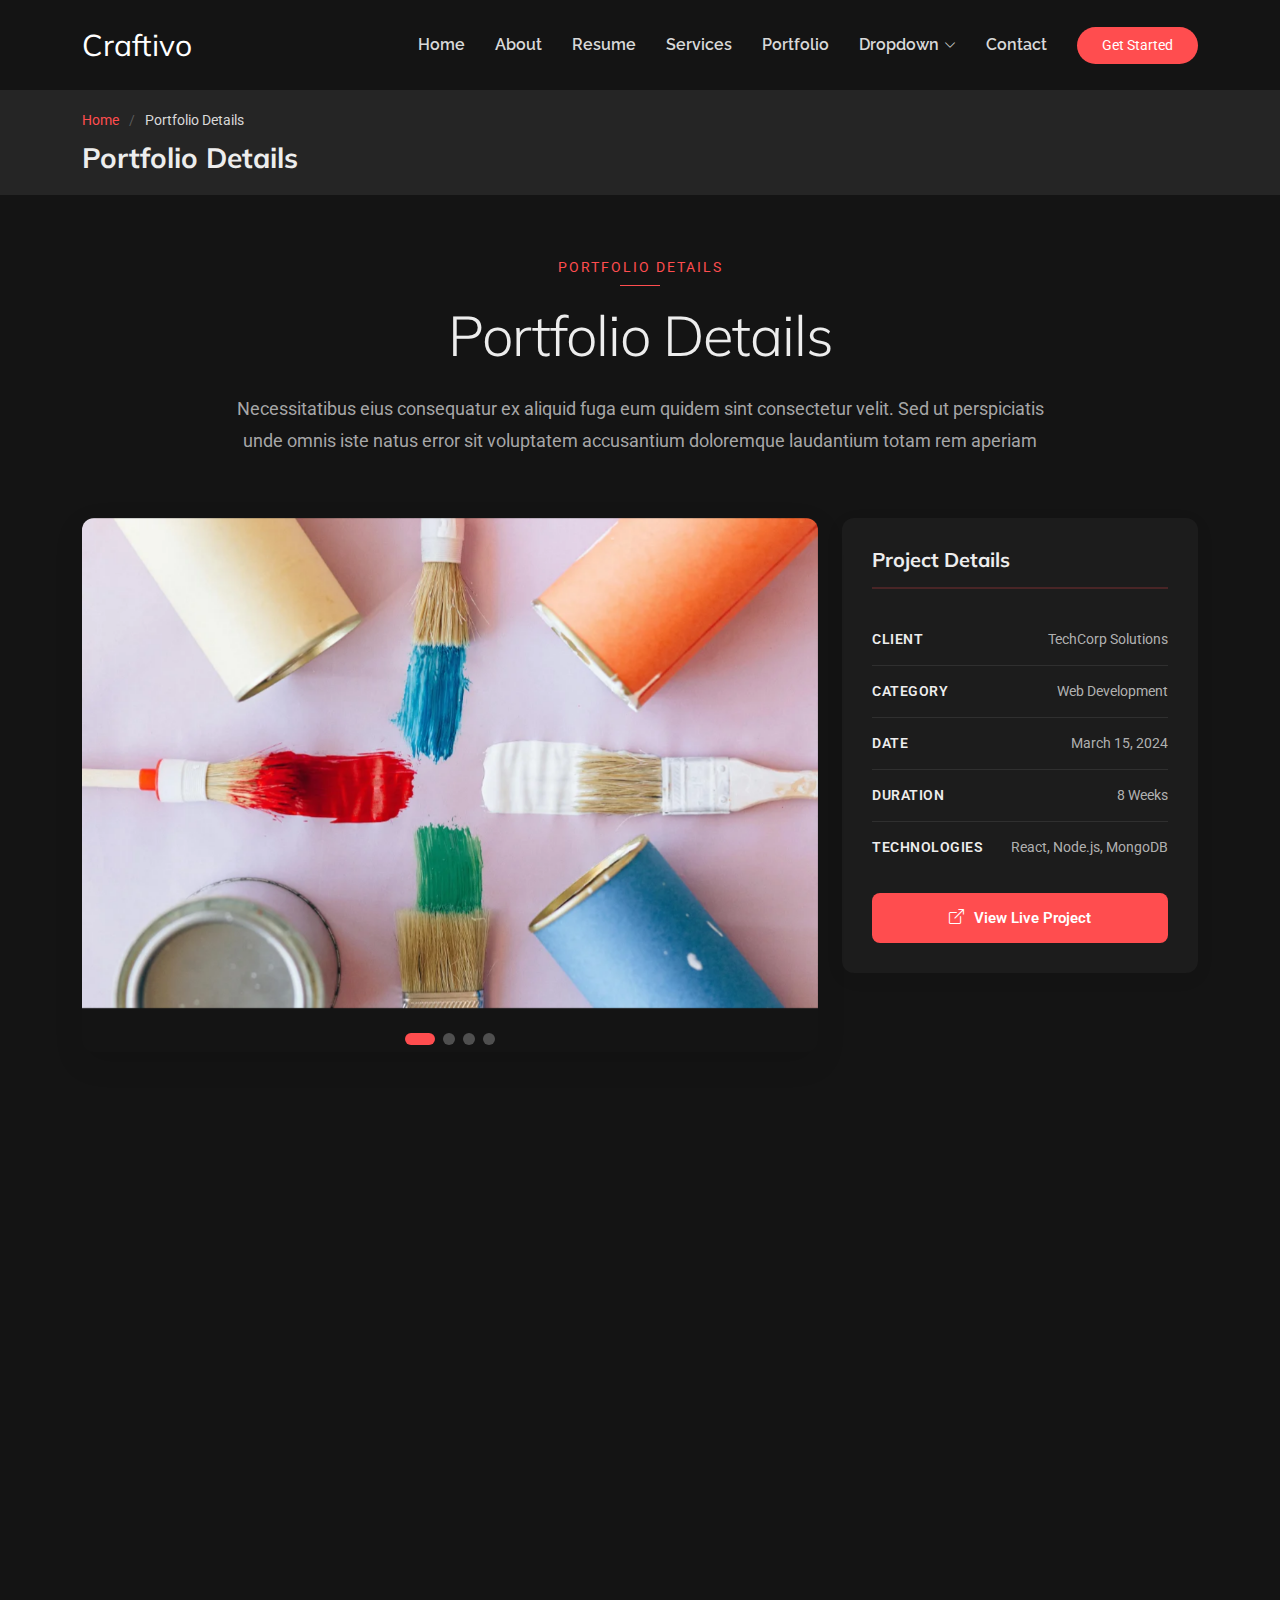
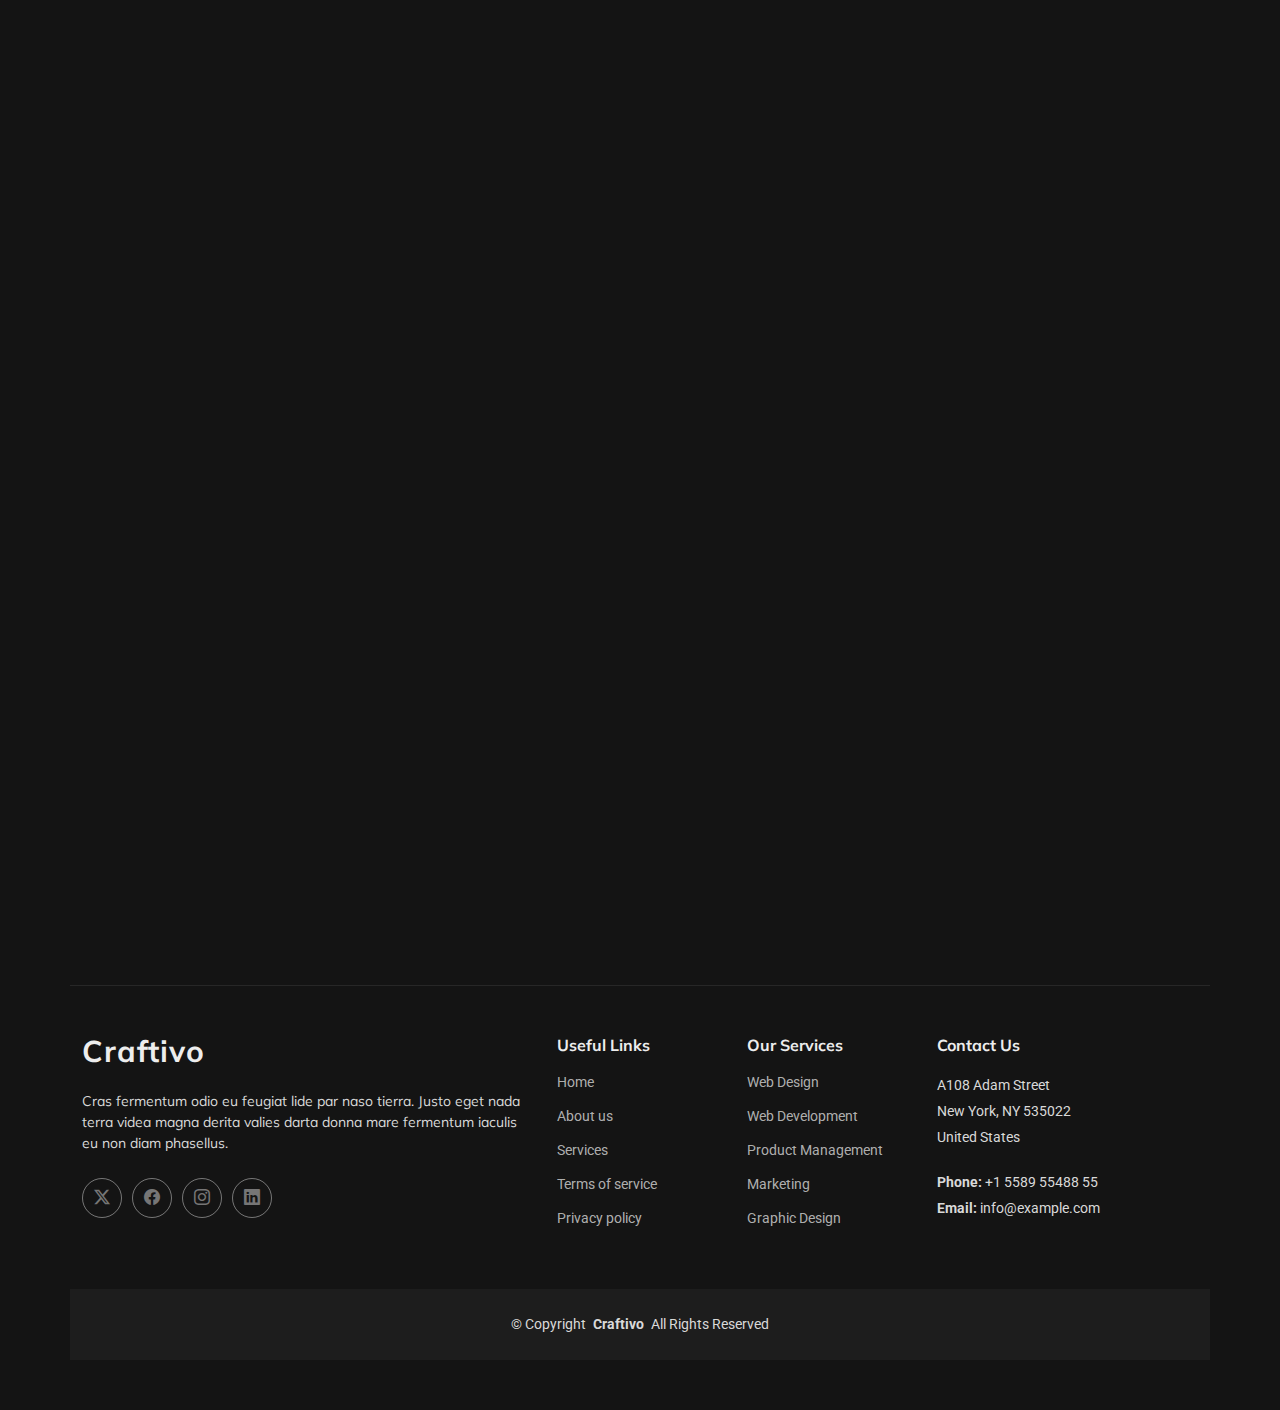
<file: portfolio-details.html>
<!DOCTYPE html>
<html lang="en">

<head>
  <meta charset="utf-8">
  <meta content="width=device-width, initial-scale=1.0" name="viewport">
  <title>Portfolio Details - Craftivo Bootstrap Template</title>
  <meta name="description" content="">
  <meta name="keywords" content="">

  <!-- Favicons -->
  <link href="assets/img/favicon.png" rel="icon">
  <link href="assets/img/apple-touch-icon.png" rel="apple-touch-icon">

  <!-- Fonts -->
  <link href="https://fonts.googleapis.com" rel="preconnect">
  <link href="https://fonts.gstatic.com" rel="preconnect" crossorigin>
  <link href="https://fonts.googleapis.com/css2?family=Roboto:ital,wght@0,100;0,300;0,400;0,500;0,700;0,900;1,100;1,300;1,400;1,500;1,700;1,900&family=Raleway:ital,wght@0,100;0,200;0,300;0,400;0,500;0,600;0,700;0,800;0,900;1,100;1,200;1,300;1,400;1,500;1,600;1,700;1,800;1,900&family=Mulish:ital,wght@0,200;0,300;0,400;0,500;0,600;0,700;0,800;0,900;1,200;1,300;1,400;1,500;1,600;1,700;1,800;1,900&display=swap" rel="stylesheet">

  <!-- Vendor CSS Files -->
  <link href="assets/vendor/bootstrap/css/bootstrap.min.css" rel="stylesheet">
  <link href="assets/vendor/bootstrap-icons/bootstrap-icons.css" rel="stylesheet">
  <link href="assets/vendor/aos/aos.css" rel="stylesheet">
  <link href="assets/vendor/glightbox/css/glightbox.min.css" rel="stylesheet">
  <link href="assets/vendor/swiper/swiper-bundle.min.css" rel="stylesheet">

  <!-- Main CSS File -->
  <link href="assets/css/main.css" rel="stylesheet">

  <!-- =======================================================
  * Template Name: Craftivo
  * Template URL: https://bootstrapmade.com/craftivo-bootstrap-portfolio-template/
  * Updated: Oct 04 2025 with Bootstrap v5.3.8
  * Author: BootstrapMade.com
  * License: https://bootstrapmade.com/license/
  ======================================================== -->
</head>

<body class="portfolio-details-page">

  <header id="header" class="header d-flex align-items-center sticky-top">
    <div class="container-fluid container-xl position-relative d-flex align-items-center">

      <a href="index.html" class="logo d-flex align-items-center me-auto">
        <!-- Uncomment the line below if you also wish to use an image logo -->
        <!-- <img src="assets/img/logo.webp" alt=""> -->
        <h1 class="sitename">Craftivo</h1>
      </a>

      <nav id="navmenu" class="navmenu">
        <ul>
          <li><a href="#hero">Home</a></li>
          <li><a href="#about">About</a></li>
          <li><a href="#resume">Resume</a></li>
          <li><a href="#services">Services</a></li>
          <li><a href="#portfolio">Portfolio</a></li>
          <li class="dropdown"><a href="#"><span>Dropdown</span> <i class="bi bi-chevron-down toggle-dropdown"></i></a>
            <ul>
              <li><a href="#">Dropdown 1</a></li>
              <li class="dropdown"><a href="#"><span>Deep Dropdown</span> <i class="bi bi-chevron-down toggle-dropdown"></i></a>
                <ul>
                  <li><a href="#">Deep Dropdown 1</a></li>
                  <li><a href="#">Deep Dropdown 2</a></li>
                  <li><a href="#">Deep Dropdown 3</a></li>
                  <li><a href="#">Deep Dropdown 4</a></li>
                  <li><a href="#">Deep Dropdown 5</a></li>
                </ul>
              </li>
              <li><a href="#">Dropdown 2</a></li>
              <li><a href="#">Dropdown 3</a></li>
              <li><a href="#">Dropdown 4</a></li>
            </ul>
          </li>
          <li><a href="#contact">Contact</a></li>
        </ul>
        <i class="mobile-nav-toggle d-xl-none bi bi-list"></i>
      </nav>

      <a class="btn-getstarted" href="#about">Get Started</a>

    </div>
  </header>

  <main class="main">

    <!-- Page Title -->
    <div class="page-title light-background">
      <div class="container">
        <nav class="breadcrumbs">
          <ol>
            <li><a href="index.html">Home</a></li>
            <li class="current">Portfolio Details</li>
          </ol>
        </nav>
        <h1>Portfolio Details</h1>
      </div>
    </div><!-- End Page Title -->

    <!-- Portfolio Details Section -->
    <section id="portfolio-details" class="portfolio-details section">

      <!-- Section Title -->
      <div class="container section-title" data-aos="fade-up">
        <span class="subtitle">Portfolio Details</span>
        <h2>Portfolio Details</h2>
        <p>Necessitatibus eius consequatur ex aliquid fuga eum quidem sint consectetur velit. Sed ut perspiciatis unde omnis iste natus error sit voluptatem accusantium doloremque laudantium totam rem aperiam</p>
      </div><!-- End Section Title -->

      <div class="container" data-aos="fade-up" data-aos-delay="100">

        <div class="row gy-5">

          <div class="col-lg-8">

            <div class="portfolio-details-slider swiper init-swiper">
              <script type="application/json" class="swiper-config">
                {
                  "loop": true,
                  "speed": 600,
                  "autoplay": {
                    "delay": 4000
                  },
                  "slidesPerView": 1,
                  "spaceBetween": 0,
                  "effect": "fade",
                  "pagination": {
                    "el": ".swiper-pagination",
                    "type": "bullets",
                    "clickable": true
                  }
                }
              </script>
              <div class="swiper-wrapper">

                <div class="swiper-slide">
                  <img src="assets/img/portfolio/portfolio-3.webp" alt="Portfolio Image" class="img-fluid">
                </div>

                <div class="swiper-slide">
                  <img src="assets/img/portfolio/portfolio-6.webp" alt="Portfolio Image" class="img-fluid">
                </div>

                <div class="swiper-slide">
                  <img src="assets/img/portfolio/portfolio-9.webp" alt="Portfolio Image" class="img-fluid">
                </div>

                <div class="swiper-slide">
                  <img src="assets/img/portfolio/portfolio-11.webp" alt="Portfolio Image" class="img-fluid">
                </div>

              </div>
              <div class="swiper-pagination"></div>
            </div>

            <div class="portfolio-content" data-aos="fade-up" data-aos-delay="200">
              <h2>Innovative Digital Platform</h2>

              <div class="meta-info">
                <span class="date"><i class="bi bi-calendar"></i> March 15, 2024</span>
                <span class="category"><i class="bi bi-tag"></i> Web Development</span>
                <span class="client"><i class="bi bi-building"></i> TechCorp Solutions</span>
              </div>

              <p>
                Lorem ipsum dolor sit amet, consectetur adipiscing elit, sed do eiusmod tempor incididunt ut labore et dolore magna aliqua. Ut enim ad minim veniam, quis nostrud exercitation ullamco laboris nisi ut aliquip ex ea commodo consequat.
              </p>

              <h3>Project Overview</h3>
              <p>
                Duis aute irure dolor in reprehenderit in voluptate velit esse cillum dolore eu fugiat nulla pariatur. Excepteur sint occaecat cupidatat non proident, sunt in culpa qui officia deserunt mollit anim id est laborum. Sed ut perspiciatis unde omnis iste natus error sit voluptatem accusantium doloremque laudantium.
              </p>

              <div class="highlights-box">
                <h4>Key Highlights</h4>
                <ul>
                  <li><i class="bi bi-check-circle"></i> Responsive design across all devices</li>
                  <li><i class="bi bi-check-circle"></i> Advanced user authentication system</li>
                  <li><i class="bi bi-check-circle"></i> Real-time data synchronization</li>
                  <li><i class="bi bi-check-circle"></i> Optimized performance and loading speed</li>
                  <li><i class="bi bi-check-circle"></i> Comprehensive admin dashboard</li>
                </ul>
              </div>

              <h3>Technical Implementation</h3>
              <p>
                Totam rem aperiam, eaque ipsa quae ab illo inventore veritatis et quasi architecto beatae vitae dicta sunt explicabo. Nemo enim ipsam voluptatem quia voluptas sit aspernatur aut odit aut fugit, sed quia consequuntur magni dolores eos qui ratione voluptatem sequi nesciunt.
              </p>

              <blockquote>
                <i class="bi bi-quote quote-icon"></i>
                <p>
                  Neque porro quisquam est, qui dolorem ipsum quia dolor sit amet, consectetur, adipisci velit, sed quia non numquam eius modi tempora incidunt ut labore et dolore magnam aliquam quaerat voluptatem.
                </p>
                <div class="author">
                  <img src="assets/img/person/person-m-7.webp" alt="Author">
                  <div class="author-info">
                    <h5>Michael Anderson</h5>
                    <span>Project Lead</span>
                  </div>
                </div>
              </blockquote>

              <p>
                At vero eos et accusamus et iusto odio dignissimos ducimus qui blanditiis praesentium voluptatum deleniti atque corrupti quos dolores et quas molestias excepturi sint occaecati cupiditate non provident, similique sunt in culpa qui officia deserunt mollitia animi.
              </p>

            </div>

          </div>

          <div class="col-lg-4">

            <div class="sidebar" data-aos="fade-up" data-aos-delay="200">

              <div class="info-card">
                <h3>Project Details</h3>
                <div class="info-item">
                  <span class="label">Client</span>
                  <span class="value">TechCorp Solutions</span>
                </div>
                <div class="info-item">
                  <span class="label">Category</span>
                  <span class="value">Web Development</span>
                </div>
                <div class="info-item">
                  <span class="label">Date</span>
                  <span class="value">March 15, 2024</span>
                </div>
                <div class="info-item">
                  <span class="label">Duration</span>
                  <span class="value">8 Weeks</span>
                </div>
                <div class="info-item">
                  <span class="label">Technologies</span>
                  <span class="value">React, Node.js, MongoDB</span>
                </div>
                <a href="https://www.example.com" class="btn-primary" target="_blank">
                  <i class="bi bi-box-arrow-up-right"></i> View Live Project
                </a>
              </div>

              <div class="share-card" data-aos="fade-up" data-aos-delay="300">
                <h3>Share This Project</h3>
                <div class="social-links">
                  <a href="#" class="facebook"><i class="bi bi-facebook"></i></a>
                  <a href="#" class="twitter"><i class="bi bi-twitter"></i></a>
                  <a href="#" class="linkedin"><i class="bi bi-linkedin"></i></a>
                  <a href="#" class="pinterest"><i class="bi bi-pinterest"></i></a>
                </div>
              </div>

              <div class="tags-card" data-aos="fade-up" data-aos-delay="400">
                <h3>Tags</h3>
                <div class="tags">
                  <a href="#">Design</a>
                  <a href="#">Development</a>
                  <a href="#">React</a>
                  <a href="#">UX/UI</a>
                  <a href="#">Frontend</a>
                  <a href="#">Backend</a>
                </div>
              </div>

            </div>

          </div>

        </div>

      </div>

    </section><!-- /Portfolio Details Section -->

  </main>

  <footer id="footer" class="footer">

    <div class="container footer-top">
      <div class="row gy-4">
        <div class="col-lg-5 col-md-12 footer-about">
          <a href="index.html" class="logo d-flex align-items-center">
            <span class="sitename">Craftivo</span>
          </a>
          <p>Cras fermentum odio eu feugiat lide par naso tierra. Justo eget nada terra videa magna derita valies darta donna mare fermentum iaculis eu non diam phasellus.</p>
          <div class="social-links d-flex mt-4">
            <a href=""><i class="bi bi-twitter-x"></i></a>
            <a href=""><i class="bi bi-facebook"></i></a>
            <a href=""><i class="bi bi-instagram"></i></a>
            <a href=""><i class="bi bi-linkedin"></i></a>
          </div>
        </div>

        <div class="col-lg-2 col-6 footer-links">
          <h4>Useful Links</h4>
          <ul>
            <li><a href="#">Home</a></li>
            <li><a href="#">About us</a></li>
            <li><a href="#">Services</a></li>
            <li><a href="#">Terms of service</a></li>
            <li><a href="#">Privacy policy</a></li>
          </ul>
        </div>

        <div class="col-lg-2 col-6 footer-links">
          <h4>Our Services</h4>
          <ul>
            <li><a href="#">Web Design</a></li>
            <li><a href="#">Web Development</a></li>
            <li><a href="#">Product Management</a></li>
            <li><a href="#">Marketing</a></li>
            <li><a href="#">Graphic Design</a></li>
          </ul>
        </div>

        <div class="col-lg-3 col-md-12 footer-contact text-center text-md-start">
          <h4>Contact Us</h4>
          <p>A108 Adam Street</p>
          <p>New York, NY 535022</p>
          <p>United States</p>
          <p class="mt-4"><strong>Phone:</strong> <span>+1 5589 55488 55</span></p>
          <p><strong>Email:</strong> <span>info@example.com</span></p>
        </div>

      </div>
    </div>

    <div class="container copyright text-center mt-4">
      <p>© <span>Copyright</span> <strong class="px-1 sitename">Craftivo</strong> <span>All Rights Reserved</span></p>
    </div>

  </footer>

  <!-- Scroll Top -->
  <a href="#" id="scroll-top" class="scroll-top d-flex align-items-center justify-content-center"><i class="bi bi-arrow-up-short"></i></a>

  <!-- Preloader -->
  <div id="preloader"></div>

  <!-- Vendor JS Files -->
  <script src="assets/vendor/bootstrap/js/bootstrap.bundle.min.js"></script>
  <script src="assets/vendor/php-email-form/validate.js"></script>
  <script src="assets/vendor/aos/aos.js"></script>
  <script src="assets/vendor/typed.js/typed.umd.js"></script>
  <script src="assets/vendor/waypoints/noframework.waypoints.js"></script>
  <script src="assets/vendor/glightbox/js/glightbox.min.js"></script>
  <script src="assets/vendor/imagesloaded/imagesloaded.pkgd.min.js"></script>
  <script src="assets/vendor/isotope-layout/isotope.pkgd.min.js"></script>
  <script src="assets/vendor/swiper/swiper-bundle.min.js"></script>

  <!-- Main JS File -->
  <script src="assets/js/main.js"></script>

</body>

</html>
</file>
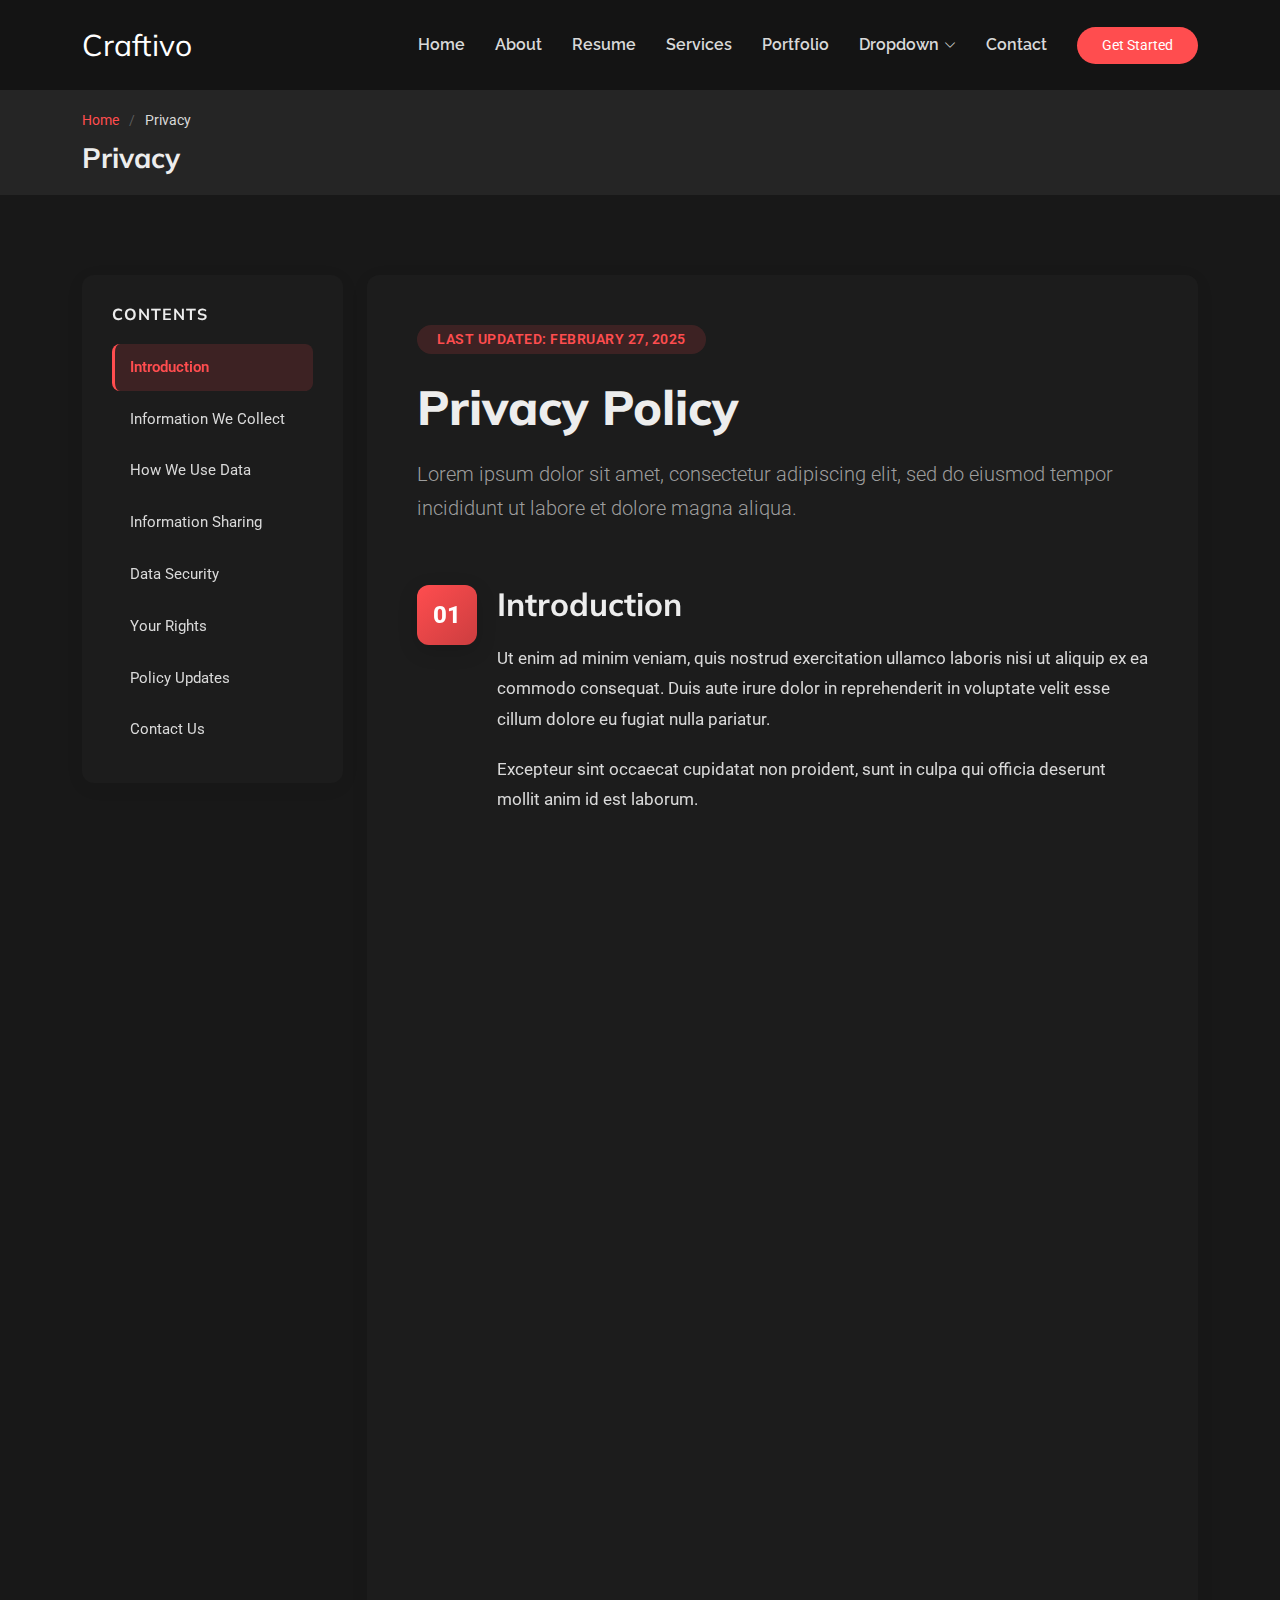
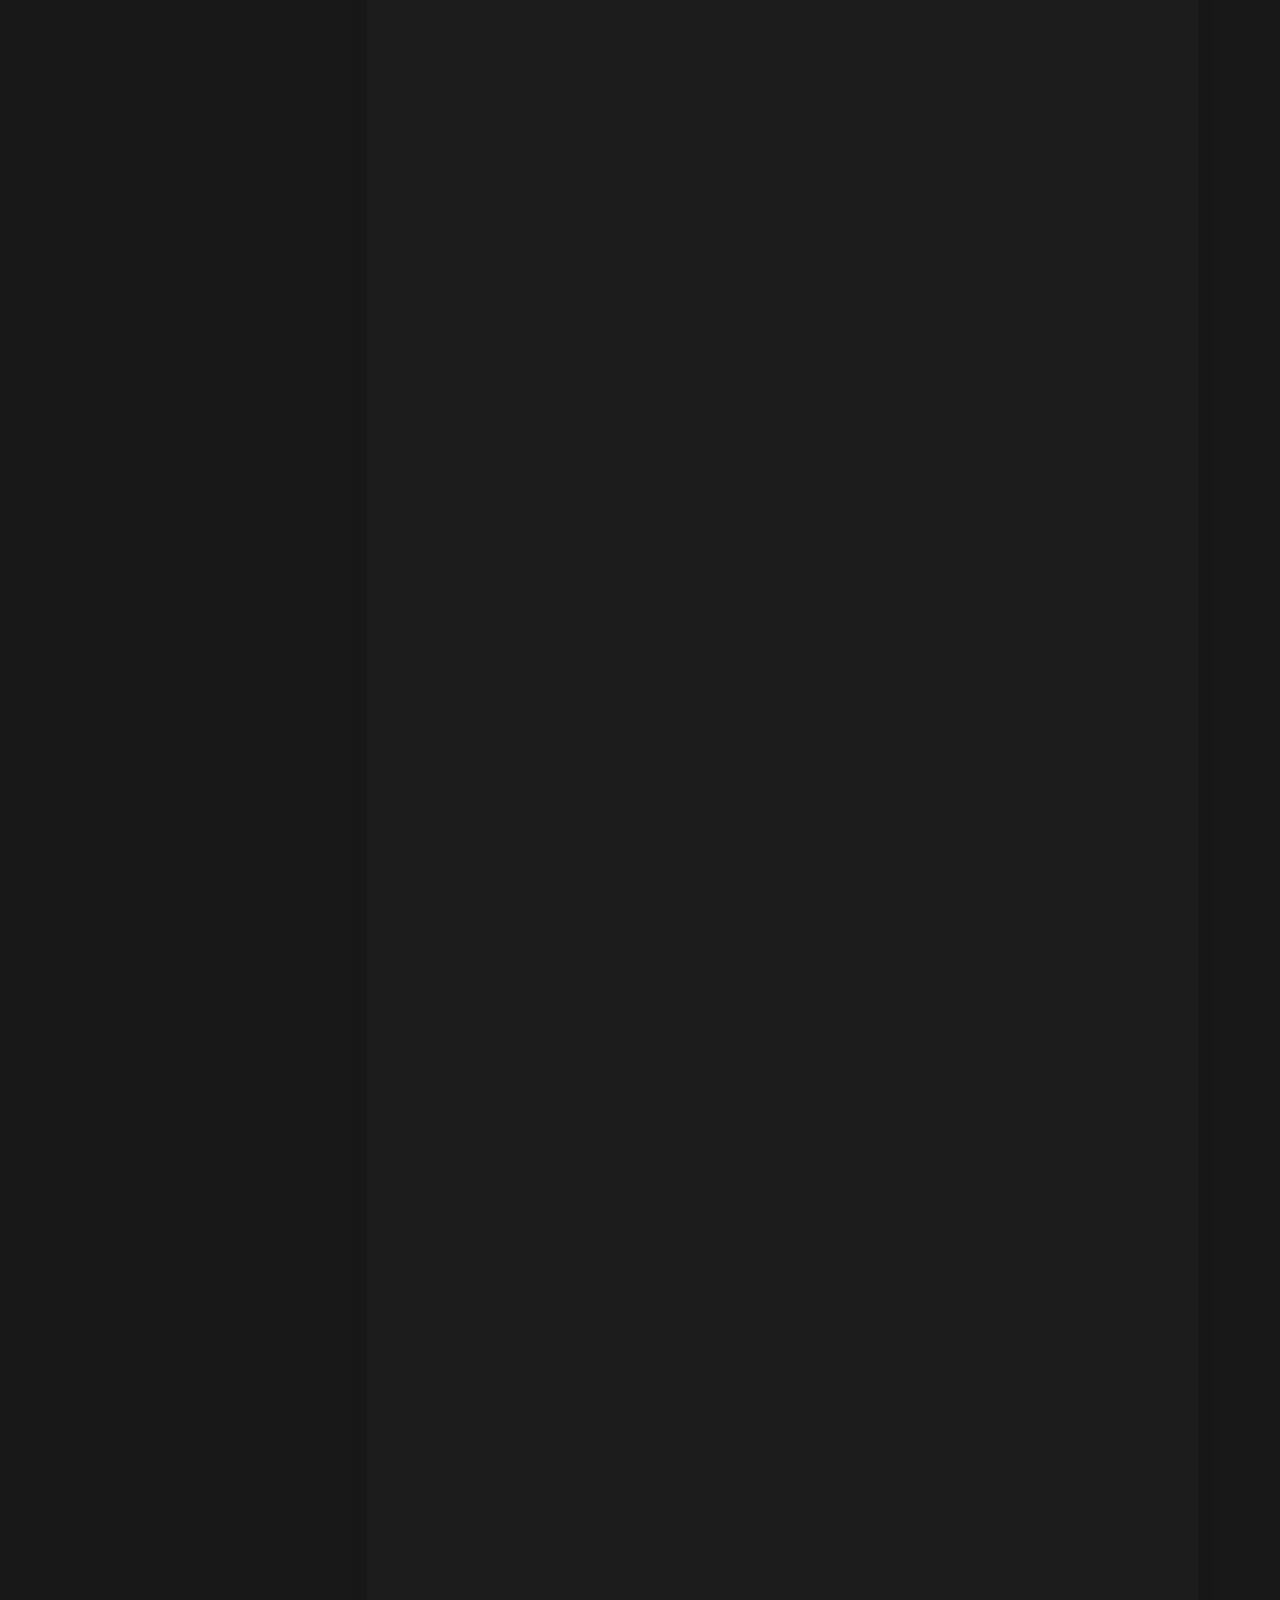
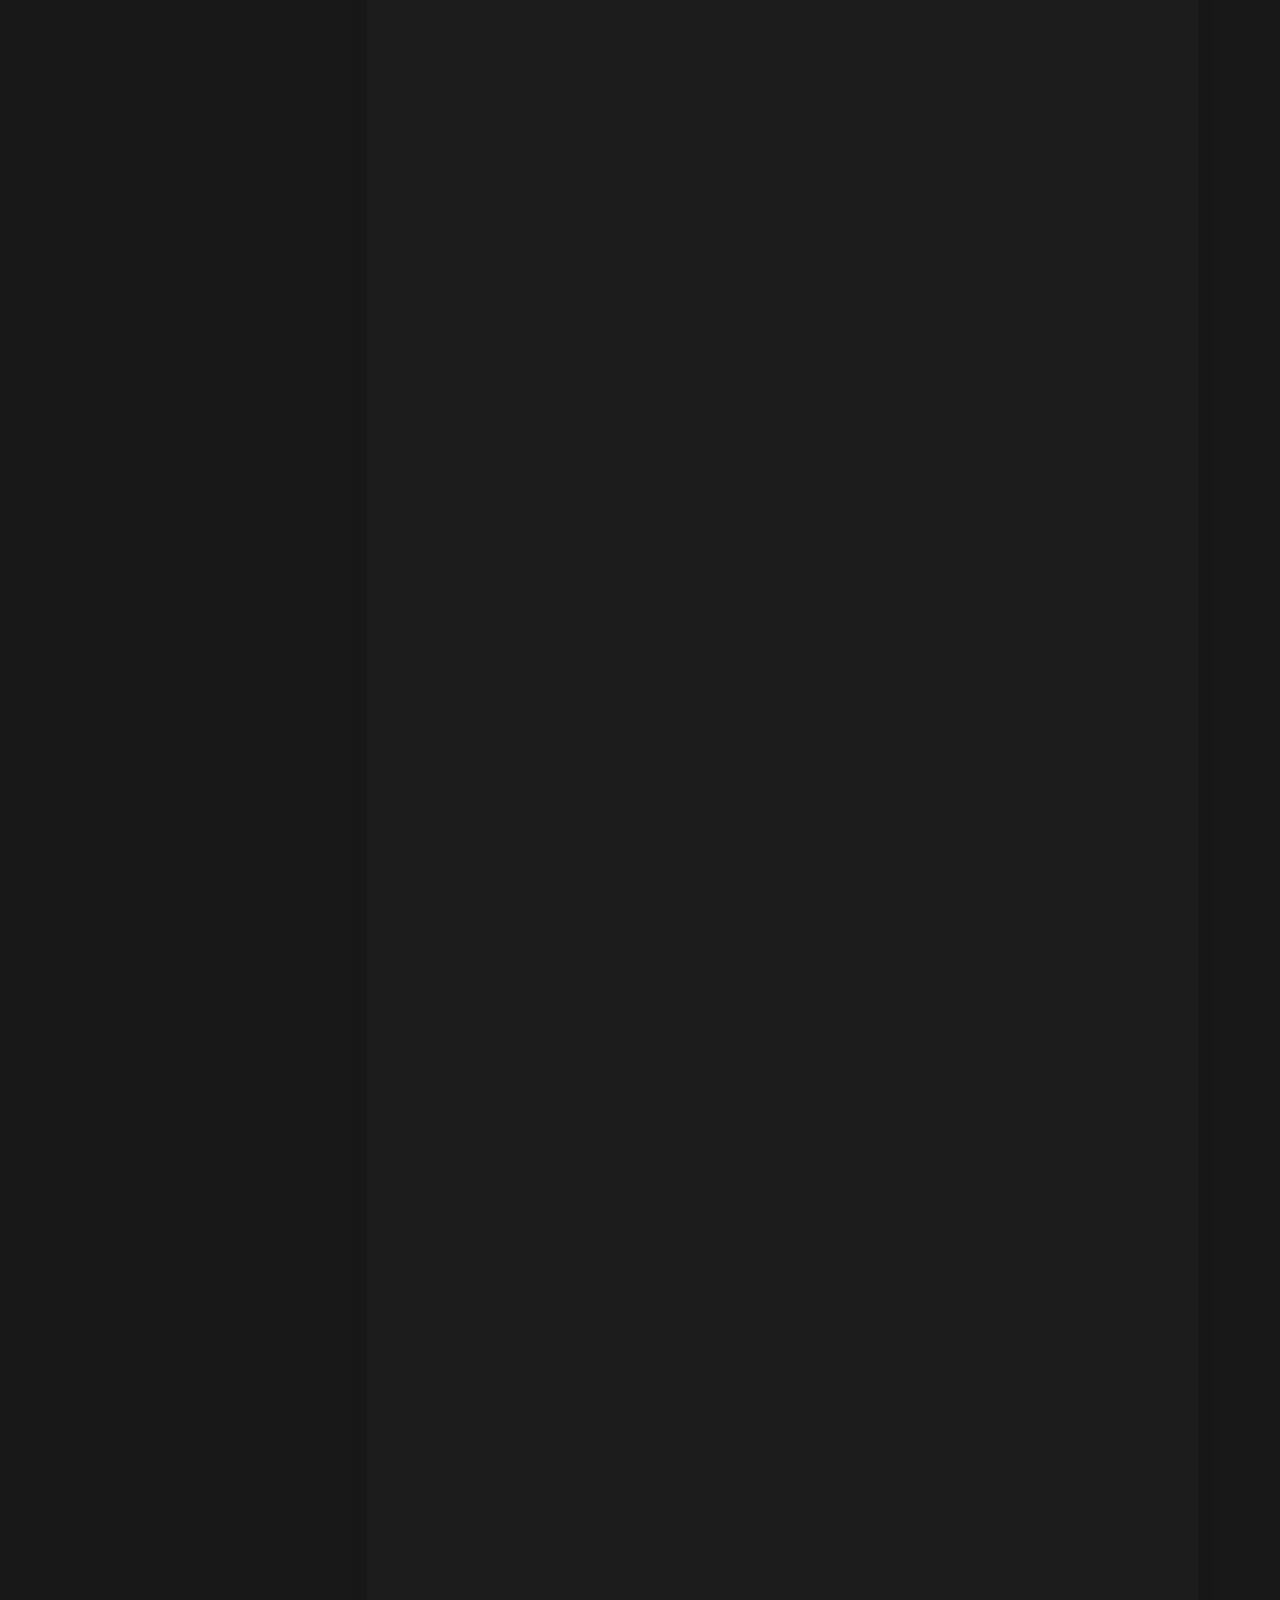
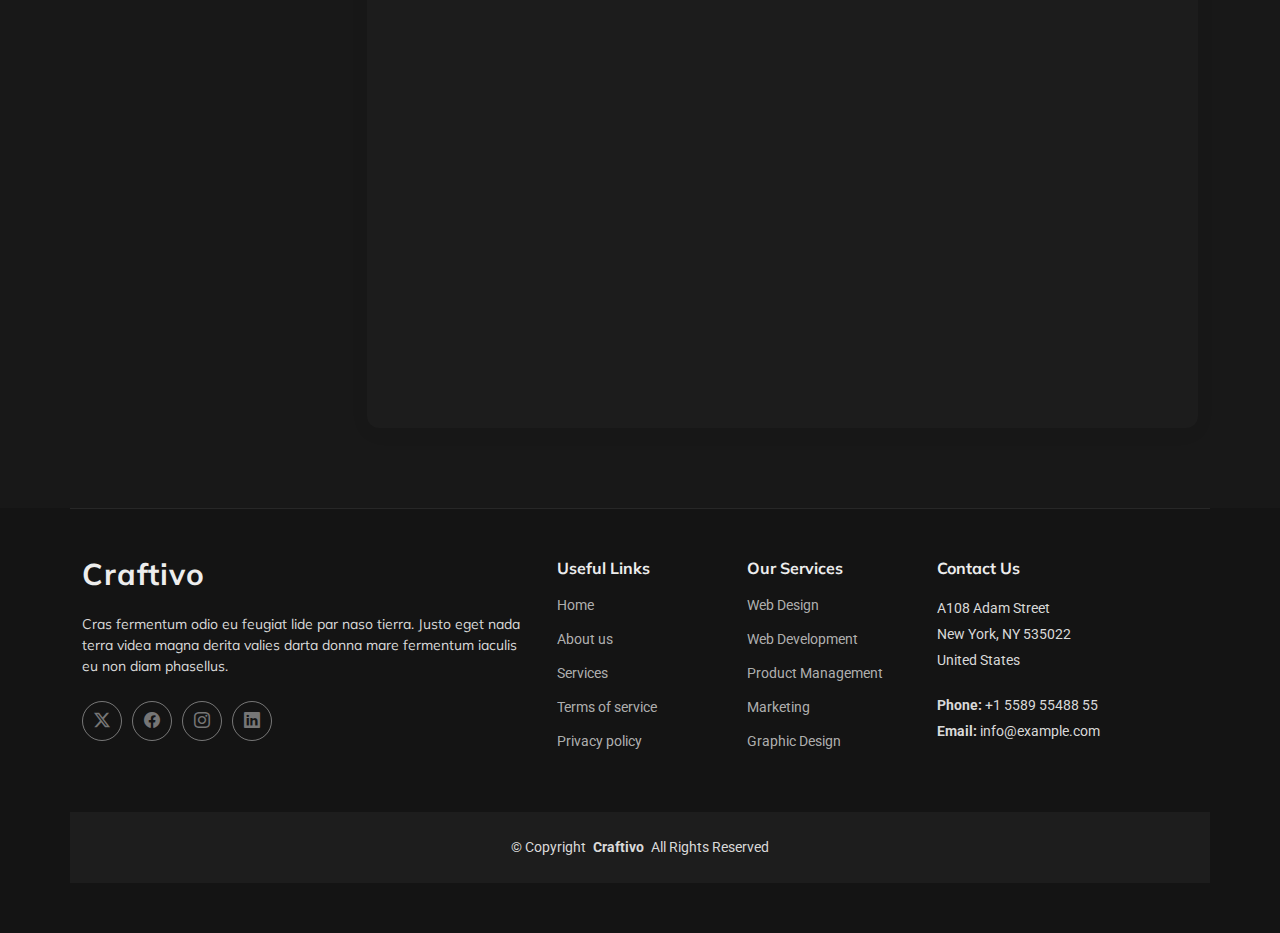
<file: privacy.html>
<!DOCTYPE html>
<html lang="en">

<head>
  <meta charset="utf-8">
  <meta content="width=device-width, initial-scale=1.0" name="viewport">
  <title>Privacy - Craftivo Bootstrap Template</title>
  <meta name="description" content="">
  <meta name="keywords" content="">

  <!-- Favicons -->
  <link href="assets/img/favicon.png" rel="icon">
  <link href="assets/img/apple-touch-icon.png" rel="apple-touch-icon">

  <!-- Fonts -->
  <link href="https://fonts.googleapis.com" rel="preconnect">
  <link href="https://fonts.gstatic.com" rel="preconnect" crossorigin>
  <link href="https://fonts.googleapis.com/css2?family=Roboto:ital,wght@0,100;0,300;0,400;0,500;0,700;0,900;1,100;1,300;1,400;1,500;1,700;1,900&family=Raleway:ital,wght@0,100;0,200;0,300;0,400;0,500;0,600;0,700;0,800;0,900;1,100;1,200;1,300;1,400;1,500;1,600;1,700;1,800;1,900&family=Mulish:ital,wght@0,200;0,300;0,400;0,500;0,600;0,700;0,800;0,900;1,200;1,300;1,400;1,500;1,600;1,700;1,800;1,900&display=swap" rel="stylesheet">

  <!-- Vendor CSS Files -->
  <link href="assets/vendor/bootstrap/css/bootstrap.min.css" rel="stylesheet">
  <link href="assets/vendor/bootstrap-icons/bootstrap-icons.css" rel="stylesheet">
  <link href="assets/vendor/aos/aos.css" rel="stylesheet">
  <link href="assets/vendor/glightbox/css/glightbox.min.css" rel="stylesheet">
  <link href="assets/vendor/swiper/swiper-bundle.min.css" rel="stylesheet">

  <!-- Main CSS File -->
  <link href="assets/css/main.css" rel="stylesheet">

  <!-- =======================================================
  * Template Name: Craftivo
  * Template URL: https://bootstrapmade.com/craftivo-bootstrap-portfolio-template/
  * Updated: Oct 04 2025 with Bootstrap v5.3.8
  * Author: BootstrapMade.com
  * License: https://bootstrapmade.com/license/
  ======================================================== -->
</head>

<body class="privacy-page">

  <header id="header" class="header d-flex align-items-center sticky-top">
    <div class="container-fluid container-xl position-relative d-flex align-items-center">

      <a href="index.html" class="logo d-flex align-items-center me-auto">
        <!-- Uncomment the line below if you also wish to use an image logo -->
        <!-- <img src="assets/img/logo.webp" alt=""> -->
        <h1 class="sitename">Craftivo</h1>
      </a>

      <nav id="navmenu" class="navmenu">
        <ul>
          <li><a href="#hero">Home</a></li>
          <li><a href="#about">About</a></li>
          <li><a href="#resume">Resume</a></li>
          <li><a href="#services">Services</a></li>
          <li><a href="#portfolio">Portfolio</a></li>
          <li class="dropdown"><a href="#"><span>Dropdown</span> <i class="bi bi-chevron-down toggle-dropdown"></i></a>
            <ul>
              <li><a href="#">Dropdown 1</a></li>
              <li class="dropdown"><a href="#"><span>Deep Dropdown</span> <i class="bi bi-chevron-down toggle-dropdown"></i></a>
                <ul>
                  <li><a href="#">Deep Dropdown 1</a></li>
                  <li><a href="#">Deep Dropdown 2</a></li>
                  <li><a href="#">Deep Dropdown 3</a></li>
                  <li><a href="#">Deep Dropdown 4</a></li>
                  <li><a href="#">Deep Dropdown 5</a></li>
                </ul>
              </li>
              <li><a href="#">Dropdown 2</a></li>
              <li><a href="#">Dropdown 3</a></li>
              <li><a href="#">Dropdown 4</a></li>
            </ul>
          </li>
          <li><a href="#contact">Contact</a></li>
        </ul>
        <i class="mobile-nav-toggle d-xl-none bi bi-list"></i>
      </nav>

      <a class="btn-getstarted" href="#about">Get Started</a>

    </div>
  </header>

  <main class="main">

    <!-- Page Title -->
    <div class="page-title light-background">
      <div class="container">
        <nav class="breadcrumbs">
          <ol>
            <li><a href="index.html">Home</a></li>
            <li class="current">Privacy</li>
          </ol>
        </nav>
        <h1>Privacy</h1>
      </div>
    </div><!-- End Page Title -->

    <!-- Privacy Section -->
    <section id="privacy" class="privacy section">

      <div class="container">

        <div class="row">
          <!-- Sidebar Navigation -->
          <div class="col-lg-3">
            <div class="policy-sidebar" data-aos="fade-right">
              <h3>Contents</h3>
              <nav class="policy-nav">
                <a href="#introduction" class="nav-link active">Introduction</a>
                <a href="#information-collect" class="nav-link">Information We Collect</a>
                <a href="#use-information" class="nav-link">How We Use Data</a>
                <a href="#sharing" class="nav-link">Information Sharing</a>
                <a href="#security" class="nav-link">Data Security</a>
                <a href="#rights" class="nav-link">Your Rights</a>
                <a href="#changes" class="nav-link">Policy Updates</a>
                <a href="#contact" class="nav-link">Contact Us</a>
              </nav>
            </div>
          </div>

          <!-- Main Content -->
          <div class="col-lg-9">
            <div class="policy-main">
              <!-- Header -->
              <div class="policy-hero" data-aos="fade-up">
                <div class="badge">Last Updated: February 27, 2025</div>
                <h1>Privacy Policy</h1>
                <p class="lead">Lorem ipsum dolor sit amet, consectetur adipiscing elit, sed do eiusmod tempor incididunt ut labore et dolore magna aliqua.</p>
              </div>

              <!-- Introduction -->
              <div class="policy-section" id="introduction" data-aos="fade-up" data-aos-delay="100">
                <div class="section-number">01</div>
                <h2>Introduction</h2>
                <p>Ut enim ad minim veniam, quis nostrud exercitation ullamco laboris nisi ut aliquip ex ea commodo consequat. Duis aute irure dolor in reprehenderit in voluptate velit esse cillum dolore eu fugiat nulla pariatur.</p>
                <p>Excepteur sint occaecat cupidatat non proident, sunt in culpa qui officia deserunt mollit anim id est laborum.</p>
              </div>

              <!-- Information Collection -->
              <div class="policy-section" id="information-collect" data-aos="fade-up" data-aos-delay="150">
                <div class="section-number">02</div>
                <h2>Information We Collect</h2>
                <p>Sed ut perspiciatis unde omnis iste natus error sit voluptatem accusantium doloremque laudantium, totam rem aperiam.</p>

                <div class="info-card">
                  <div class="card-icon">
                    <i class="bi bi-person-fill"></i>
                  </div>
                  <div class="card-content">
                    <h3>Personal Information</h3>
                    <p>Nemo enim ipsam voluptatem quia voluptas sit aspernatur aut odit aut fugit:</p>
                    <ul>
                      <li>Sed quia consequuntur magni dolores eos</li>
                      <li>Neque porro quisquam est</li>
                      <li>Quis autem vel eum iure reprehenderit</li>
                      <li>At vero eos et accusamus</li>
                    </ul>
                  </div>
                </div>

                <div class="info-card">
                  <div class="card-icon">
                    <i class="bi bi-gear-fill"></i>
                  </div>
                  <div class="card-content">
                    <h3>Automated Data Collection</h3>
                    <p>Et harum quidem rerum facilis est et expedita distinctio:</p>
                    <ul>
                      <li>Nam libero tempore, cum soluta nobis</li>
                      <li>Temporibus autem quibusdam et aut</li>
                      <li>Itaque earum rerum hic tenetur</li>
                      <li>Sed ut perspiciatis unde omnis</li>
                    </ul>
                  </div>
                </div>
              </div>

              <!-- Use of Information -->
              <div class="policy-section" id="use-information" data-aos="fade-up" data-aos-delay="200">
                <div class="section-number">03</div>
                <h2>How We Use Your Information</h2>
                <p>On the other hand, we denounce with righteous indignation and dislike men who are so beguiled and demoralized:</p>
                <div class="usage-grid">
                  <div class="usage-item">
                    <i class="bi bi-check-circle-fill"></i>
                    <span>Omnis dolor repellendus temporibus autem</span>
                  </div>
                  <div class="usage-item">
                    <i class="bi bi-check-circle-fill"></i>
                    <span>Itaque earum rerum hic tenetur sapiente</span>
                  </div>
                  <div class="usage-item">
                    <i class="bi bi-check-circle-fill"></i>
                    <span>Nam libero tempore cum soluta nobis</span>
                  </div>
                  <div class="usage-item">
                    <i class="bi bi-check-circle-fill"></i>
                    <span>Temporibus autem quibusdam et aut officiis</span>
                  </div>
                  <div class="usage-item">
                    <i class="bi bi-check-circle-fill"></i>
                    <span>At vero eos et accusamus dignissimos</span>
                  </div>
                  <div class="usage-item">
                    <i class="bi bi-check-circle-fill"></i>
                    <span>Et harum quidem rerum facilis expedita</span>
                  </div>
                </div>
              </div>

              <!-- Information Sharing -->
              <div class="policy-section" id="sharing" data-aos="fade-up" data-aos-delay="250">
                <div class="section-number">04</div>
                <h2>Information Sharing and Disclosure</h2>
                <p>These cases are perfectly simple and easy to distinguish. In a free hour, when our power of choice is untrammelled:</p>

                <div class="sharing-box">
                  <h3>With Your Consent</h3>
                  <p>Sed ut perspiciatis unde omnis iste natus error sit voluptatem accusantium doloremque laudantium, totam rem aperiam, eaque ipsa quae ab illo inventore.</p>
                </div>

                <div class="sharing-box">
                  <h3>Legal Requirements</h3>
                  <p>Nemo enim ipsam voluptatem quia voluptas sit aspernatur aut odit aut fugit, sed quia consequuntur magni dolores eos qui ratione:</p>
                  <ul>
                    <li>Voluptatem sequi nesciunt neque porro</li>
                    <li>Quisquam est qui dolorem ipsum quia</li>
                    <li>Dolor sit amet consectetur adipiscing elit</li>
                    <li>Sed do eiusmod tempor incididunt labore</li>
                  </ul>
                </div>
              </div>

              <!-- Data Security -->
              <div class="policy-section" id="security" data-aos="fade-up" data-aos-delay="300">
                <div class="section-number">05</div>
                <h2>Data Security</h2>
                <p>But I must explain to you how all this mistaken idea of denouncing pleasure and praising pain was born:</p>
                <div class="security-features">
                  <div class="feature">
                    <i class="bi bi-shield-lock"></i>
                    <h4>Encryption</h4>
                    <p>Lorem ipsum dolor sit amet consectetur adipiscing elit sed do eiusmod</p>
                  </div>
                  <div class="feature">
                    <i class="bi bi-eye-slash"></i>
                    <h4>Access Control</h4>
                    <p>Tempor incididunt ut labore et dolore magna aliqua ut enim minim veniam</p>
                  </div>
                  <div class="feature">
                    <i class="bi bi-database-lock"></i>
                    <h4>Data Protection</h4>
                    <p>Quis nostrud exercitation ullamco laboris nisi ut aliquip ex commodo</p>
                  </div>
                </div>
              </div>

              <!-- Your Rights -->
              <div class="policy-section" id="rights" data-aos="fade-up" data-aos-delay="100">
                <div class="section-number">06</div>
                <h2>Your Rights and Choices</h2>
                <p>Nor again is there anyone who loves or pursues or desires to obtain pain of itself, because it is pain:</p>
                <div class="rights-list">
                  <div class="right-item">
                    <div class="right-icon"><i class="bi bi-folder2-open"></i></div>
                    <div class="right-content">
                      <h4>Access Your Data</h4>
                      <p>Excepteur sint occaecat cupidatat non proident sunt in culpa</p>
                    </div>
                  </div>
                  <div class="right-item">
                    <div class="right-icon"><i class="bi bi-pencil-square"></i></div>
                    <div class="right-content">
                      <h4>Correct Information</h4>
                      <p>Qui officia deserunt mollit anim id est laborum sed ut</p>
                    </div>
                  </div>
                  <div class="right-item">
                    <div class="right-icon"><i class="bi bi-trash"></i></div>
                    <div class="right-content">
                      <h4>Delete Your Data</h4>
                      <p>Perspiciatis unde omnis iste natus error sit voluptatem</p>
                    </div>
                  </div>
                  <div class="right-item">
                    <div class="right-icon"><i class="bi bi-ban"></i></div>
                    <div class="right-content">
                      <h4>Object to Processing</h4>
                      <p>Accusantium doloremque laudantium totam rem aperiam</p>
                    </div>
                  </div>
                </div>
              </div>

              <!-- Policy Updates -->
              <div class="policy-section" id="changes" data-aos="fade-up" data-aos-delay="150">
                <div class="section-number">07</div>
                <h2>Changes to This Policy</h2>
                <p>To take a trivial example, which of us ever undertakes laborious physical exercise, except to obtain some advantage from it.</p>
                <p>But who has any right to find fault with a man who chooses to enjoy a pleasure that has no annoying consequences.</p>
              </div>

              <!-- Contact Section -->
              <div class="policy-contact" id="contact" data-aos="fade-up" data-aos-delay="200">
                <div class="contact-card">
                  <h2>Need Help?</h2>
                  <p>At vero eos et accusamus et iusto odio dignissimos ducimus qui blanditiis praesentium:</p>
                  <div class="contact-info">
                    <div class="info-item">
                      <i class="bi bi-envelope"></i>
                      <div>
                        <strong>Email Address</strong>
                        <span>privacy@example.com</span>
                      </div>
                    </div>
                    <div class="info-item">
                      <i class="bi bi-geo-alt"></i>
                      <div>
                        <strong>Office Location</strong>
                        <span>742 Evergreen Terrace, Springfield, IL 62701</span>
                      </div>
                    </div>
                  </div>
                </div>
              </div>

            </div>
          </div>

        </div>

      </div>

    </section><!-- /Privacy Section -->

  </main>

  <footer id="footer" class="footer">

    <div class="container footer-top">
      <div class="row gy-4">
        <div class="col-lg-5 col-md-12 footer-about">
          <a href="index.html" class="logo d-flex align-items-center">
            <span class="sitename">Craftivo</span>
          </a>
          <p>Cras fermentum odio eu feugiat lide par naso tierra. Justo eget nada terra videa magna derita valies darta donna mare fermentum iaculis eu non diam phasellus.</p>
          <div class="social-links d-flex mt-4">
            <a href=""><i class="bi bi-twitter-x"></i></a>
            <a href=""><i class="bi bi-facebook"></i></a>
            <a href=""><i class="bi bi-instagram"></i></a>
            <a href=""><i class="bi bi-linkedin"></i></a>
          </div>
        </div>

        <div class="col-lg-2 col-6 footer-links">
          <h4>Useful Links</h4>
          <ul>
            <li><a href="#">Home</a></li>
            <li><a href="#">About us</a></li>
            <li><a href="#">Services</a></li>
            <li><a href="#">Terms of service</a></li>
            <li><a href="#">Privacy policy</a></li>
          </ul>
        </div>

        <div class="col-lg-2 col-6 footer-links">
          <h4>Our Services</h4>
          <ul>
            <li><a href="#">Web Design</a></li>
            <li><a href="#">Web Development</a></li>
            <li><a href="#">Product Management</a></li>
            <li><a href="#">Marketing</a></li>
            <li><a href="#">Graphic Design</a></li>
          </ul>
        </div>

        <div class="col-lg-3 col-md-12 footer-contact text-center text-md-start">
          <h4>Contact Us</h4>
          <p>A108 Adam Street</p>
          <p>New York, NY 535022</p>
          <p>United States</p>
          <p class="mt-4"><strong>Phone:</strong> <span>+1 5589 55488 55</span></p>
          <p><strong>Email:</strong> <span>info@example.com</span></p>
        </div>

      </div>
    </div>

    <div class="container copyright text-center mt-4">
      <p>© <span>Copyright</span> <strong class="px-1 sitename">Craftivo</strong> <span>All Rights Reserved</span></p>
    </div>

  </footer>

  <!-- Scroll Top -->
  <a href="#" id="scroll-top" class="scroll-top d-flex align-items-center justify-content-center"><i class="bi bi-arrow-up-short"></i></a>

  <!-- Preloader -->
  <div id="preloader"></div>

  <!-- Vendor JS Files -->
  <script src="assets/vendor/bootstrap/js/bootstrap.bundle.min.js"></script>
  <script src="assets/vendor/php-email-form/validate.js"></script>
  <script src="assets/vendor/aos/aos.js"></script>
  <script src="assets/vendor/typed.js/typed.umd.js"></script>
  <script src="assets/vendor/waypoints/noframework.waypoints.js"></script>
  <script src="assets/vendor/glightbox/js/glightbox.min.js"></script>
  <script src="assets/vendor/imagesloaded/imagesloaded.pkgd.min.js"></script>
  <script src="assets/vendor/isotope-layout/isotope.pkgd.min.js"></script>
  <script src="assets/vendor/swiper/swiper-bundle.min.js"></script>

  <!-- Main JS File -->
  <script src="assets/js/main.js"></script>

</body>

</html>
</file>
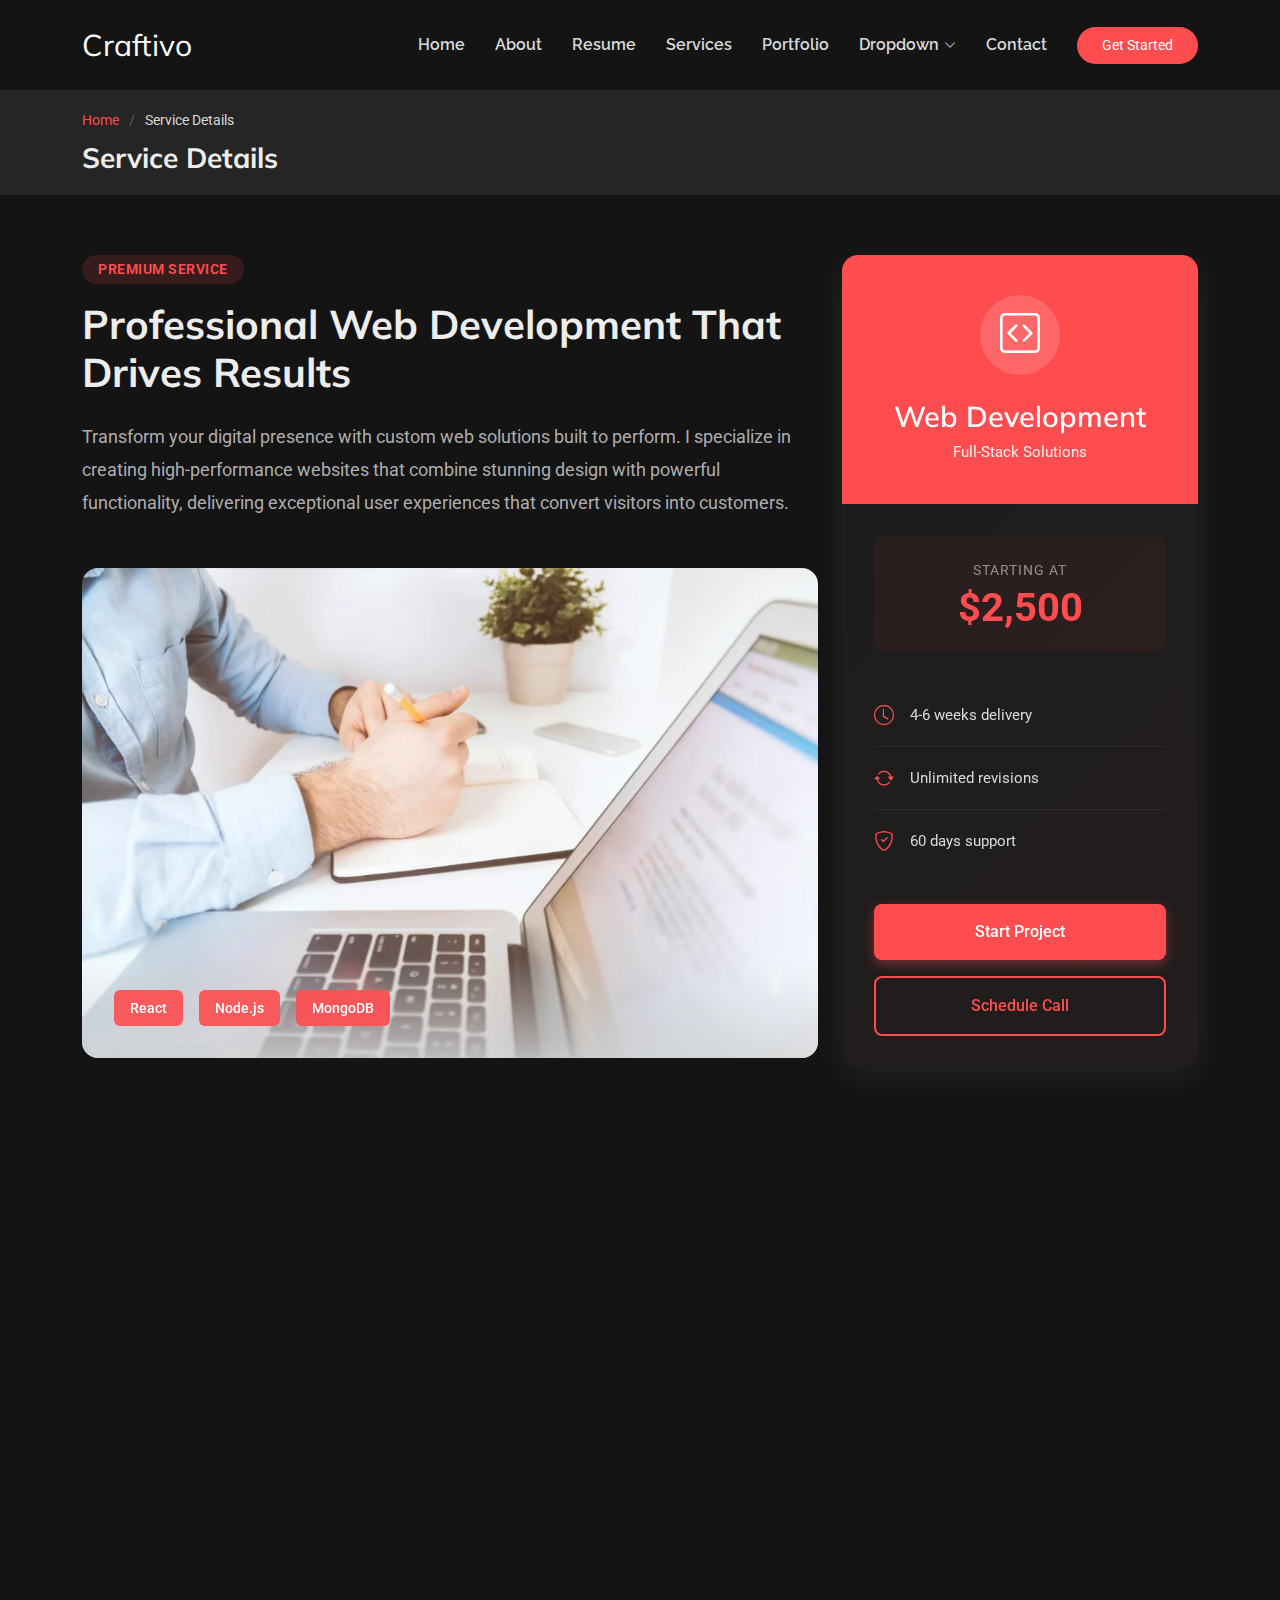
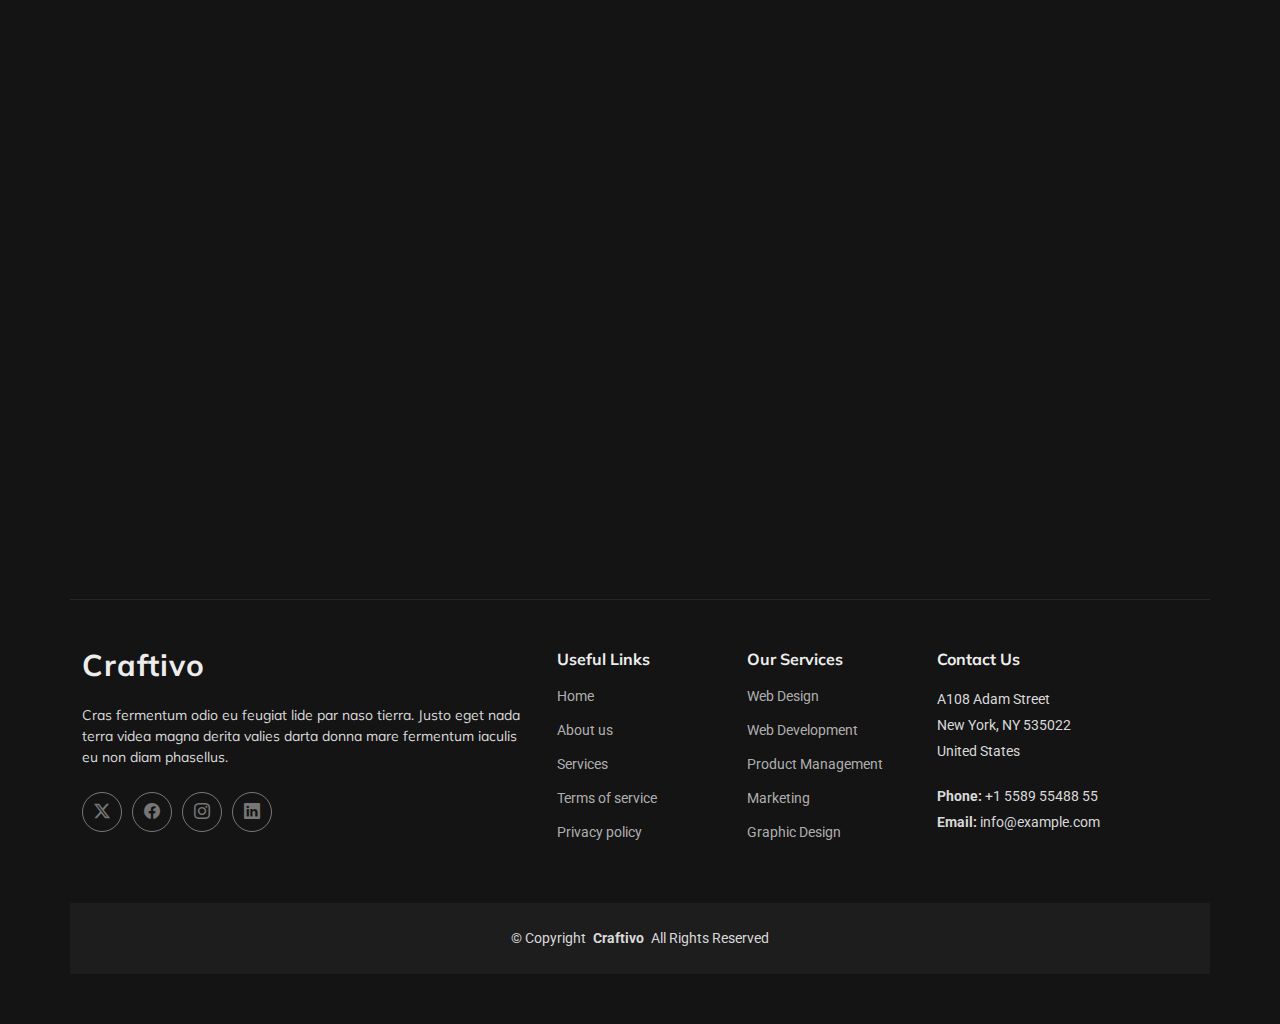
<file: service-details.html>
<!DOCTYPE html>
<html lang="en">

<head>
  <meta charset="utf-8">
  <meta content="width=device-width, initial-scale=1.0" name="viewport">
  <title>Service Details - Craftivo Bootstrap Template</title>
  <meta name="description" content="">
  <meta name="keywords" content="">

  <!-- Favicons -->
  <link href="assets/img/favicon.png" rel="icon">
  <link href="assets/img/apple-touch-icon.png" rel="apple-touch-icon">

  <!-- Fonts -->
  <link href="https://fonts.googleapis.com" rel="preconnect">
  <link href="https://fonts.gstatic.com" rel="preconnect" crossorigin>
  <link href="https://fonts.googleapis.com/css2?family=Roboto:ital,wght@0,100;0,300;0,400;0,500;0,700;0,900;1,100;1,300;1,400;1,500;1,700;1,900&family=Raleway:ital,wght@0,100;0,200;0,300;0,400;0,500;0,600;0,700;0,800;0,900;1,100;1,200;1,300;1,400;1,500;1,600;1,700;1,800;1,900&family=Mulish:ital,wght@0,200;0,300;0,400;0,500;0,600;0,700;0,800;0,900;1,200;1,300;1,400;1,500;1,600;1,700;1,800;1,900&display=swap" rel="stylesheet">

  <!-- Vendor CSS Files -->
  <link href="assets/vendor/bootstrap/css/bootstrap.min.css" rel="stylesheet">
  <link href="assets/vendor/bootstrap-icons/bootstrap-icons.css" rel="stylesheet">
  <link href="assets/vendor/aos/aos.css" rel="stylesheet">
  <link href="assets/vendor/glightbox/css/glightbox.min.css" rel="stylesheet">
  <link href="assets/vendor/swiper/swiper-bundle.min.css" rel="stylesheet">

  <!-- Main CSS File -->
  <link href="assets/css/main.css" rel="stylesheet">

  <!-- =======================================================
  * Template Name: Craftivo
  * Template URL: https://bootstrapmade.com/craftivo-bootstrap-portfolio-template/
  * Updated: Oct 04 2025 with Bootstrap v5.3.8
  * Author: BootstrapMade.com
  * License: https://bootstrapmade.com/license/
  ======================================================== -->
</head>

<body class="service-details-page">

  <header id="header" class="header d-flex align-items-center sticky-top">
    <div class="container-fluid container-xl position-relative d-flex align-items-center">

      <a href="index.html" class="logo d-flex align-items-center me-auto">
        <!-- Uncomment the line below if you also wish to use an image logo -->
        <!-- <img src="assets/img/logo.webp" alt=""> -->
        <h1 class="sitename">Craftivo</h1>
      </a>

      <nav id="navmenu" class="navmenu">
        <ul>
          <li><a href="#hero">Home</a></li>
          <li><a href="#about">About</a></li>
          <li><a href="#resume">Resume</a></li>
          <li><a href="#services">Services</a></li>
          <li><a href="#portfolio">Portfolio</a></li>
          <li class="dropdown"><a href="#"><span>Dropdown</span> <i class="bi bi-chevron-down toggle-dropdown"></i></a>
            <ul>
              <li><a href="#">Dropdown 1</a></li>
              <li class="dropdown"><a href="#"><span>Deep Dropdown</span> <i class="bi bi-chevron-down toggle-dropdown"></i></a>
                <ul>
                  <li><a href="#">Deep Dropdown 1</a></li>
                  <li><a href="#">Deep Dropdown 2</a></li>
                  <li><a href="#">Deep Dropdown 3</a></li>
                  <li><a href="#">Deep Dropdown 4</a></li>
                  <li><a href="#">Deep Dropdown 5</a></li>
                </ul>
              </li>
              <li><a href="#">Dropdown 2</a></li>
              <li><a href="#">Dropdown 3</a></li>
              <li><a href="#">Dropdown 4</a></li>
            </ul>
          </li>
          <li><a href="#contact">Contact</a></li>
        </ul>
        <i class="mobile-nav-toggle d-xl-none bi bi-list"></i>
      </nav>

      <a class="btn-getstarted" href="#about">Get Started</a>

    </div>
  </header>

  <main class="main">

    <!-- Page Title -->
    <div class="page-title light-background">
      <div class="container">
        <nav class="breadcrumbs">
          <ol>
            <li><a href="index.html">Home</a></li>
            <li class="current">Service Details</li>
          </ol>
        </nav>
        <h1>Service Details</h1>
      </div>
    </div><!-- End Page Title -->

    <!-- Service Details Section -->
    <section id="service-details" class="service-details section">

      <div class="container" data-aos="fade-up" data-aos-delay="100">

        <div class="row">

          <div class="col-lg-4 order-lg-2">

            <div class="sticky-sidebar">

              <div class="service-card" data-aos="fade-left" data-aos-delay="200">
                <div class="card-header">
                  <div class="service-icon">
                    <i class="bi bi-code-square"></i>
                  </div>
                  <h3>Web Development</h3>
                  <p class="service-tagline">Full-Stack Solutions</p>
                </div>
                <div class="card-body">
                  <div class="price-tag">
                    <span class="label">Starting at</span>
                    <span class="price">$2,500</span>
                  </div>
                  <ul class="quick-info">
                    <li>
                      <i class="bi bi-clock"></i>
                      <span>4-6 weeks delivery</span>
                    </li>
                    <li>
                      <i class="bi bi-arrow-repeat"></i>
                      <span>Unlimited revisions</span>
                    </li>
                    <li>
                      <i class="bi bi-shield-check"></i>
                      <span>60 days support</span>
                    </li>
                  </ul>
                  <div class="cta-buttons">
                    <a href="#" class="btn-primary">Start Project</a>
                    <a href="#" class="btn-secondary">Schedule Call</a>
                  </div>
                </div>
              </div>

              <div class="contact-card" data-aos="fade-left" data-aos-delay="300">
                <h4>Have Questions?</h4>
                <p>Let's discuss your project requirements and how I can help.</p>
                <div class="contact-methods">
                  <a href="mailto:hello@example.com" class="contact-item">
                    <i class="bi bi-envelope"></i>
                    <span>hello@example.com</span>
                  </a>
                  <a href="tel:+15551234567" class="contact-item">
                    <i class="bi bi-telephone"></i>
                    <span>+1 (555) 123-4567</span>
                  </a>
                </div>
              </div>

            </div>

          </div>

          <div class="col-lg-8 order-lg-1">

            <div class="service-overview" data-aos="fade-up" data-aos-delay="200">
              <div class="overview-header">
                <span class="badge">Premium Service</span>
                <h2>Professional Web Development That Drives Results</h2>
              </div>
              <p class="lead-text">Transform your digital presence with custom web solutions built to perform. I specialize in creating high-performance websites that combine stunning design with powerful functionality, delivering exceptional user experiences that convert visitors into customers.</p>
            </div>

            <div class="service-image-showcase" data-aos="zoom-in" data-aos-delay="300">
              <img src="assets/img/services/services-1.webp" alt="Web Development" class="img-fluid main-image">
              <div class="image-overlay">
                <div class="tech-stack">
                  <span class="tech-item">React</span>
                  <span class="tech-item">Node.js</span>
                  <span class="tech-item">MongoDB</span>
                </div>
              </div>
            </div>

            <div class="features-grid" data-aos="fade-up" data-aos-delay="400">
              <h3 class="section-heading">What You Get</h3>
              <div class="row g-4">
                <div class="col-md-6">
                  <div class="feature-box">
                    <div class="icon-wrapper">
                      <i class="bi bi-layers"></i>
                    </div>
                    <h4>Modern Architecture</h4>
                    <p>Scalable, maintainable code structure using the latest web technologies and best practices for long-term success.</p>
                  </div>
                </div>
                <div class="col-md-6">
                  <div class="feature-box">
                    <div class="icon-wrapper">
                      <i class="bi bi-speedometer2"></i>
                    </div>
                    <h4>Lightning Fast</h4>
                    <p>Optimized performance with lazy loading, code splitting, and CDN integration for instant page loads.</p>
                  </div>
                </div>
                <div class="col-md-6">
                  <div class="feature-box">
                    <div class="icon-wrapper">
                      <i class="bi bi-phone-landscape"></i>
                    </div>
                    <h4>Responsive Design</h4>
                    <p>Pixel-perfect layouts that adapt seamlessly across all devices, from mobile phones to large desktop screens.</p>
                  </div>
                </div>
                <div class="col-md-6">
                  <div class="feature-box">
                    <div class="icon-wrapper">
                      <i class="bi bi-graph-up"></i>
                    </div>
                    <h4>SEO Optimized</h4>
                    <p>Search engine friendly structure with semantic HTML, meta tags, and performance optimizations built in.</p>
                  </div>
                </div>
              </div>
            </div>

            <div class="workflow-section" data-aos="fade-up" data-aos-delay="500">
              <h3 class="section-heading">Development Workflow</h3>
              <div class="timeline">
                <div class="timeline-item">
                  <div class="timeline-marker">1</div>
                  <div class="timeline-content">
                    <h4>Strategy &amp; Planning</h4>
                    <p>Duis aute irure dolor in reprehenderit in voluptate velit esse cillum dolore eu fugiat nulla pariatur. Excepteur sint occaecat cupidatat non proident.</p>
                    <span class="duration">1 week</span>
                  </div>
                </div>
                <div class="timeline-item">
                  <div class="timeline-marker">2</div>
                  <div class="timeline-content">
                    <h4>Design &amp; Prototyping</h4>
                    <p>Sed ut perspiciatis unde omnis iste natus error sit voluptatem accusantium doloremque laudantium, totam rem aperiam eaque ipsa quae.</p>
                    <span class="duration">1-2 weeks</span>
                  </div>
                </div>
                <div class="timeline-item">
                  <div class="timeline-marker">3</div>
                  <div class="timeline-content">
                    <h4>Development &amp; Testing</h4>
                    <p>At vero eos et accusamus et iusto odio dignissimos ducimus qui blanditiis praesentium voluptatum deleniti atque corrupti quos dolores.</p>
                    <span class="duration">2-3 weeks</span>
                  </div>
                </div>
                <div class="timeline-item">
                  <div class="timeline-marker">4</div>
                  <div class="timeline-content">
                    <h4>Launch &amp; Optimization</h4>
                    <p>Quis autem vel eum iure reprehenderit qui in ea voluptate velit esse quam nihil molestiae consequatur vel illum qui dolorem.</p>
                    <span class="duration">1 week</span>
                  </div>
                </div>
              </div>
            </div>

            <div class="testimonial-section" data-aos="fade-up" data-aos-delay="600">
              <div class="testimonial-card">
                <div class="stars">
                  <i class="bi bi-star-fill"></i>
                  <i class="bi bi-star-fill"></i>
                  <i class="bi bi-star-fill"></i>
                  <i class="bi bi-star-fill"></i>
                  <i class="bi bi-star-fill"></i>
                </div>
                <blockquote>
                  "Nemo enim ipsam voluptatem quia voluptas sit aspernatur aut odit aut fugit, sed quia consequuntur magni dolores eos qui ratione voluptatem sequi nesciunt. Exceptional work and outstanding communication throughout."
                </blockquote>
                <div class="client-info">
                  <img src="assets/img/person/person-m-5.webp" alt="Michael Chen" class="client-avatar">
                  <div class="client-details">
                    <h5>Michael Chen</h5>
                    <p>Founder, TechStart Inc.</p>
                  </div>
                </div>
              </div>
            </div>

            <div class="tech-details" data-aos="fade-up" data-aos-delay="700">
              <h3 class="section-heading">Technologies &amp; Tools</h3>
              <div class="tech-categories">
                <div class="tech-category">
                  <h5>Frontend</h5>
                  <div class="tech-tags">
                    <span>React</span>
                    <span>Vue.js</span>
                    <span>TypeScript</span>
                    <span>Tailwind CSS</span>
                    <span>SASS</span>
                  </div>
                </div>
                <div class="tech-category">
                  <h5>Backend</h5>
                  <div class="tech-tags">
                    <span>Node.js</span>
                    <span>Express</span>
                    <span>Python</span>
                    <span>Django</span>
                    <span>REST API</span>
                  </div>
                </div>
                <div class="tech-category">
                  <h5>Database</h5>
                  <div class="tech-tags">
                    <span>MongoDB</span>
                    <span>PostgreSQL</span>
                    <span>Redis</span>
                    <span>Firebase</span>
                  </div>
                </div>
              </div>
            </div>

          </div>

        </div>

      </div>

    </section><!-- /Service Details Section -->

  </main>

  <footer id="footer" class="footer">

    <div class="container footer-top">
      <div class="row gy-4">
        <div class="col-lg-5 col-md-12 footer-about">
          <a href="index.html" class="logo d-flex align-items-center">
            <span class="sitename">Craftivo</span>
          </a>
          <p>Cras fermentum odio eu feugiat lide par naso tierra. Justo eget nada terra videa magna derita valies darta donna mare fermentum iaculis eu non diam phasellus.</p>
          <div class="social-links d-flex mt-4">
            <a href=""><i class="bi bi-twitter-x"></i></a>
            <a href=""><i class="bi bi-facebook"></i></a>
            <a href=""><i class="bi bi-instagram"></i></a>
            <a href=""><i class="bi bi-linkedin"></i></a>
          </div>
        </div>

        <div class="col-lg-2 col-6 footer-links">
          <h4>Useful Links</h4>
          <ul>
            <li><a href="#">Home</a></li>
            <li><a href="#">About us</a></li>
            <li><a href="#">Services</a></li>
            <li><a href="#">Terms of service</a></li>
            <li><a href="#">Privacy policy</a></li>
          </ul>
        </div>

        <div class="col-lg-2 col-6 footer-links">
          <h4>Our Services</h4>
          <ul>
            <li><a href="#">Web Design</a></li>
            <li><a href="#">Web Development</a></li>
            <li><a href="#">Product Management</a></li>
            <li><a href="#">Marketing</a></li>
            <li><a href="#">Graphic Design</a></li>
          </ul>
        </div>

        <div class="col-lg-3 col-md-12 footer-contact text-center text-md-start">
          <h4>Contact Us</h4>
          <p>A108 Adam Street</p>
          <p>New York, NY 535022</p>
          <p>United States</p>
          <p class="mt-4"><strong>Phone:</strong> <span>+1 5589 55488 55</span></p>
          <p><strong>Email:</strong> <span>info@example.com</span></p>
        </div>

      </div>
    </div>

    <div class="container copyright text-center mt-4">
      <p>© <span>Copyright</span> <strong class="px-1 sitename">Craftivo</strong> <span>All Rights Reserved</span></p>
    </div>

  </footer>

  <!-- Scroll Top -->
  <a href="#" id="scroll-top" class="scroll-top d-flex align-items-center justify-content-center"><i class="bi bi-arrow-up-short"></i></a>

  <!-- Preloader -->
  <div id="preloader"></div>

  <!-- Vendor JS Files -->
  <script src="assets/vendor/bootstrap/js/bootstrap.bundle.min.js"></script>
  <script src="assets/vendor/php-email-form/validate.js"></script>
  <script src="assets/vendor/aos/aos.js"></script>
  <script src="assets/vendor/typed.js/typed.umd.js"></script>
  <script src="assets/vendor/waypoints/noframework.waypoints.js"></script>
  <script src="assets/vendor/glightbox/js/glightbox.min.js"></script>
  <script src="assets/vendor/imagesloaded/imagesloaded.pkgd.min.js"></script>
  <script src="assets/vendor/isotope-layout/isotope.pkgd.min.js"></script>
  <script src="assets/vendor/swiper/swiper-bundle.min.js"></script>

  <!-- Main JS File -->
  <script src="assets/js/main.js"></script>

</body>

</html>
</file>
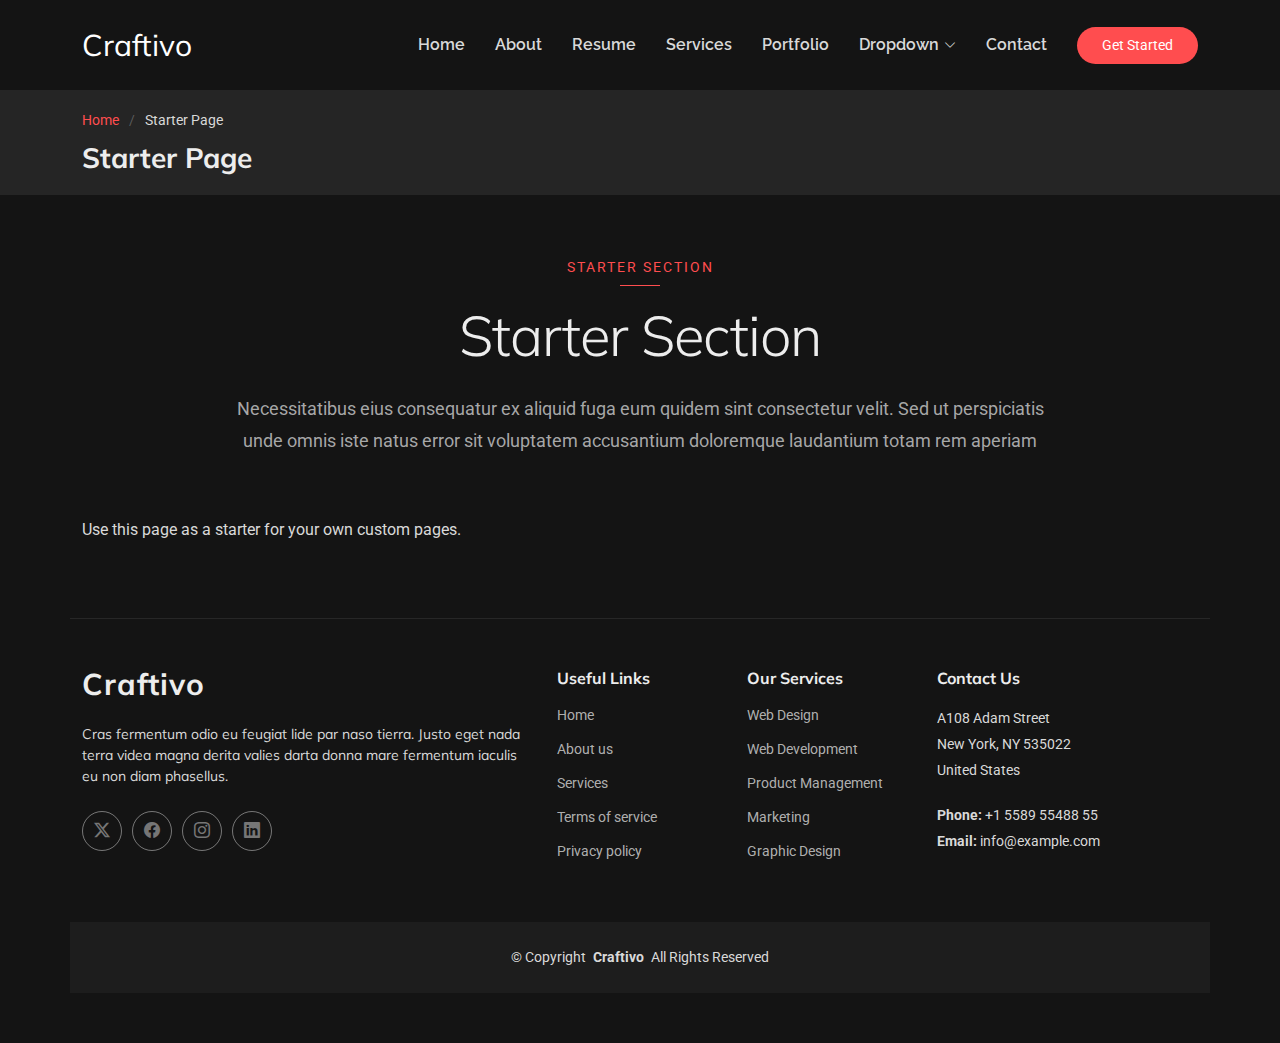
<file: starter-page.html>
<!DOCTYPE html>
<html lang="en">

<head>
  <meta charset="utf-8">
  <meta content="width=device-width, initial-scale=1.0" name="viewport">
  <title>Starter Page - Craftivo Bootstrap Template</title>
  <meta name="description" content="">
  <meta name="keywords" content="">

  <!-- Favicons -->
  <link href="assets/img/favicon.png" rel="icon">
  <link href="assets/img/apple-touch-icon.png" rel="apple-touch-icon">

  <!-- Fonts -->
  <link href="https://fonts.googleapis.com" rel="preconnect">
  <link href="https://fonts.gstatic.com" rel="preconnect" crossorigin>
  <link href="https://fonts.googleapis.com/css2?family=Roboto:ital,wght@0,100;0,300;0,400;0,500;0,700;0,900;1,100;1,300;1,400;1,500;1,700;1,900&family=Raleway:ital,wght@0,100;0,200;0,300;0,400;0,500;0,600;0,700;0,800;0,900;1,100;1,200;1,300;1,400;1,500;1,600;1,700;1,800;1,900&family=Mulish:ital,wght@0,200;0,300;0,400;0,500;0,600;0,700;0,800;0,900;1,200;1,300;1,400;1,500;1,600;1,700;1,800;1,900&display=swap" rel="stylesheet">

  <!-- Vendor CSS Files -->
  <link href="assets/vendor/bootstrap/css/bootstrap.min.css" rel="stylesheet">
  <link href="assets/vendor/bootstrap-icons/bootstrap-icons.css" rel="stylesheet">
  <link href="assets/vendor/aos/aos.css" rel="stylesheet">
  <link href="assets/vendor/glightbox/css/glightbox.min.css" rel="stylesheet">
  <link href="assets/vendor/swiper/swiper-bundle.min.css" rel="stylesheet">

  <!-- Main CSS File -->
  <link href="assets/css/main.css" rel="stylesheet">

  <!-- =======================================================
  * Template Name: Craftivo
  * Template URL: https://bootstrapmade.com/craftivo-bootstrap-portfolio-template/
  * Updated: Oct 04 2025 with Bootstrap v5.3.8
  * Author: BootstrapMade.com
  * License: https://bootstrapmade.com/license/
  ======================================================== -->
</head>

<body class="starter-page-page">

  <header id="header" class="header d-flex align-items-center sticky-top">
    <div class="container-fluid container-xl position-relative d-flex align-items-center">

      <a href="index.html" class="logo d-flex align-items-center me-auto">
        <!-- Uncomment the line below if you also wish to use an image logo -->
        <!-- <img src="assets/img/logo.webp" alt=""> -->
        <h1 class="sitename">Craftivo</h1>
      </a>

      <nav id="navmenu" class="navmenu">
        <ul>
          <li><a href="#hero">Home</a></li>
          <li><a href="#about">About</a></li>
          <li><a href="#resume">Resume</a></li>
          <li><a href="#services">Services</a></li>
          <li><a href="#portfolio">Portfolio</a></li>
          <li class="dropdown"><a href="#"><span>Dropdown</span> <i class="bi bi-chevron-down toggle-dropdown"></i></a>
            <ul>
              <li><a href="#">Dropdown 1</a></li>
              <li class="dropdown"><a href="#"><span>Deep Dropdown</span> <i class="bi bi-chevron-down toggle-dropdown"></i></a>
                <ul>
                  <li><a href="#">Deep Dropdown 1</a></li>
                  <li><a href="#">Deep Dropdown 2</a></li>
                  <li><a href="#">Deep Dropdown 3</a></li>
                  <li><a href="#">Deep Dropdown 4</a></li>
                  <li><a href="#">Deep Dropdown 5</a></li>
                </ul>
              </li>
              <li><a href="#">Dropdown 2</a></li>
              <li><a href="#">Dropdown 3</a></li>
              <li><a href="#">Dropdown 4</a></li>
            </ul>
          </li>
          <li><a href="#contact">Contact</a></li>
        </ul>
        <i class="mobile-nav-toggle d-xl-none bi bi-list"></i>
      </nav>

      <a class="btn-getstarted" href="#about">Get Started</a>

    </div>
  </header>

  <main class="main">

    <!-- Page Title -->
    <div class="page-title light-background">
      <div class="container">
        <nav class="breadcrumbs">
          <ol>
            <li><a href="index.html">Home</a></li>
            <li class="current">Starter Page</li>
          </ol>
        </nav>
        <h1>Starter Page</h1>
      </div>
    </div><!-- End Page Title -->

    <!-- Starter Section Section -->
    <section id="starter-section" class="starter-section section">

      <!-- Section Title -->
      <div class="container section-title" data-aos="fade-up">
        <span class="subtitle">Starter Section</span>
        <h2>Starter Section</h2>
        <p>Necessitatibus eius consequatur ex aliquid fuga eum quidem sint consectetur velit. Sed ut perspiciatis unde omnis iste natus error sit voluptatem accusantium doloremque laudantium totam rem aperiam</p>
      </div><!-- End Section Title -->

      <div class="container" data-aos="fade-up">
        <p>Use this page as a starter for your own custom pages.</p>
      </div>

    </section><!-- /Starter Section Section -->

  </main>

  <footer id="footer" class="footer">

    <div class="container footer-top">
      <div class="row gy-4">
        <div class="col-lg-5 col-md-12 footer-about">
          <a href="index.html" class="logo d-flex align-items-center">
            <span class="sitename">Craftivo</span>
          </a>
          <p>Cras fermentum odio eu feugiat lide par naso tierra. Justo eget nada terra videa magna derita valies darta donna mare fermentum iaculis eu non diam phasellus.</p>
          <div class="social-links d-flex mt-4">
            <a href=""><i class="bi bi-twitter-x"></i></a>
            <a href=""><i class="bi bi-facebook"></i></a>
            <a href=""><i class="bi bi-instagram"></i></a>
            <a href=""><i class="bi bi-linkedin"></i></a>
          </div>
        </div>

        <div class="col-lg-2 col-6 footer-links">
          <h4>Useful Links</h4>
          <ul>
            <li><a href="#">Home</a></li>
            <li><a href="#">About us</a></li>
            <li><a href="#">Services</a></li>
            <li><a href="#">Terms of service</a></li>
            <li><a href="#">Privacy policy</a></li>
          </ul>
        </div>

        <div class="col-lg-2 col-6 footer-links">
          <h4>Our Services</h4>
          <ul>
            <li><a href="#">Web Design</a></li>
            <li><a href="#">Web Development</a></li>
            <li><a href="#">Product Management</a></li>
            <li><a href="#">Marketing</a></li>
            <li><a href="#">Graphic Design</a></li>
          </ul>
        </div>

        <div class="col-lg-3 col-md-12 footer-contact text-center text-md-start">
          <h4>Contact Us</h4>
          <p>A108 Adam Street</p>
          <p>New York, NY 535022</p>
          <p>United States</p>
          <p class="mt-4"><strong>Phone:</strong> <span>+1 5589 55488 55</span></p>
          <p><strong>Email:</strong> <span>info@example.com</span></p>
        </div>

      </div>
    </div>

    <div class="container copyright text-center mt-4">
      <p>© <span>Copyright</span> <strong class="px-1 sitename">Craftivo</strong> <span>All Rights Reserved</span></p>
    </div>

  </footer>

  <!-- Scroll Top -->
  <a href="#" id="scroll-top" class="scroll-top d-flex align-items-center justify-content-center"><i class="bi bi-arrow-up-short"></i></a>

  <!-- Preloader -->
  <div id="preloader"></div>

  <!-- Vendor JS Files -->
  <script src="assets/vendor/bootstrap/js/bootstrap.bundle.min.js"></script>
  <script src="assets/vendor/php-email-form/validate.js"></script>
  <script src="assets/vendor/aos/aos.js"></script>
  <script src="assets/vendor/typed.js/typed.umd.js"></script>
  <script src="assets/vendor/waypoints/noframework.waypoints.js"></script>
  <script src="assets/vendor/glightbox/js/glightbox.min.js"></script>
  <script src="assets/vendor/imagesloaded/imagesloaded.pkgd.min.js"></script>
  <script src="assets/vendor/isotope-layout/isotope.pkgd.min.js"></script>
  <script src="assets/vendor/swiper/swiper-bundle.min.js"></script>

  <!-- Main JS File -->
  <script src="assets/js/main.js"></script>

</body>

</html>
</file>
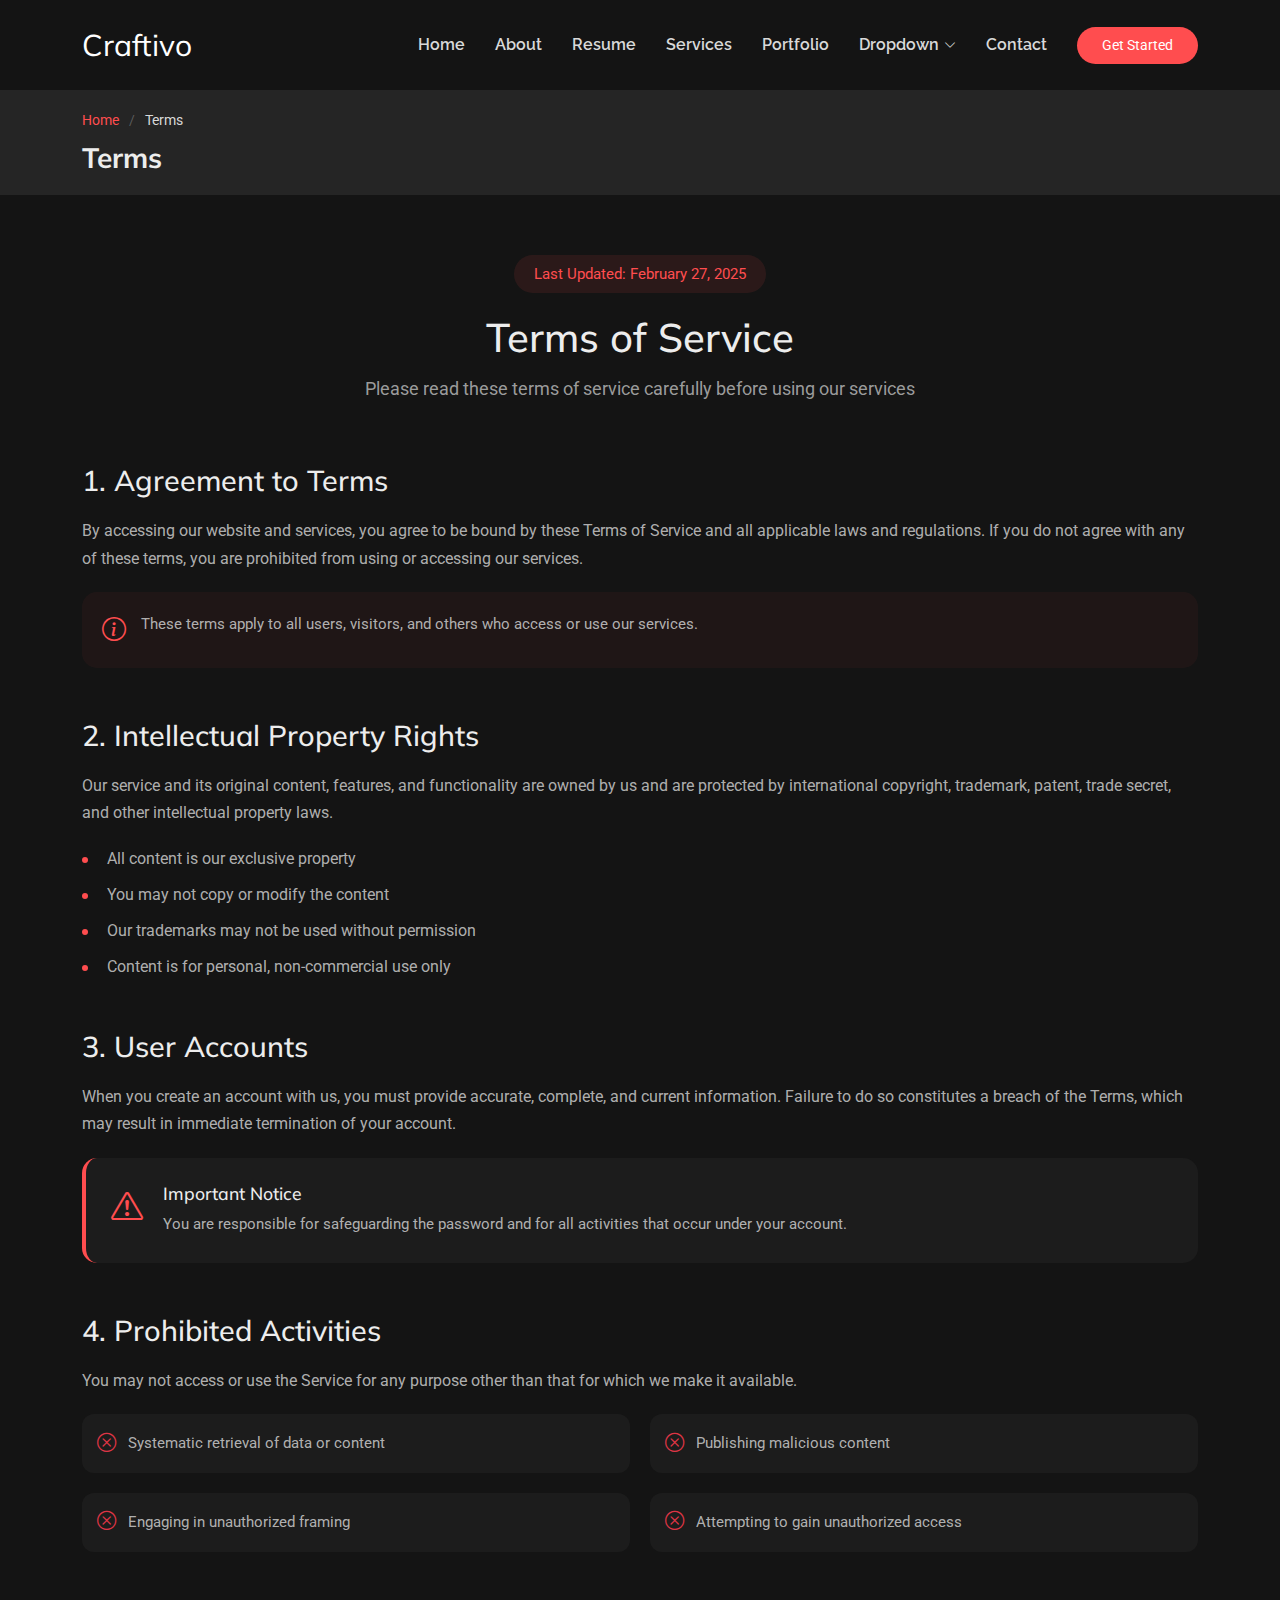
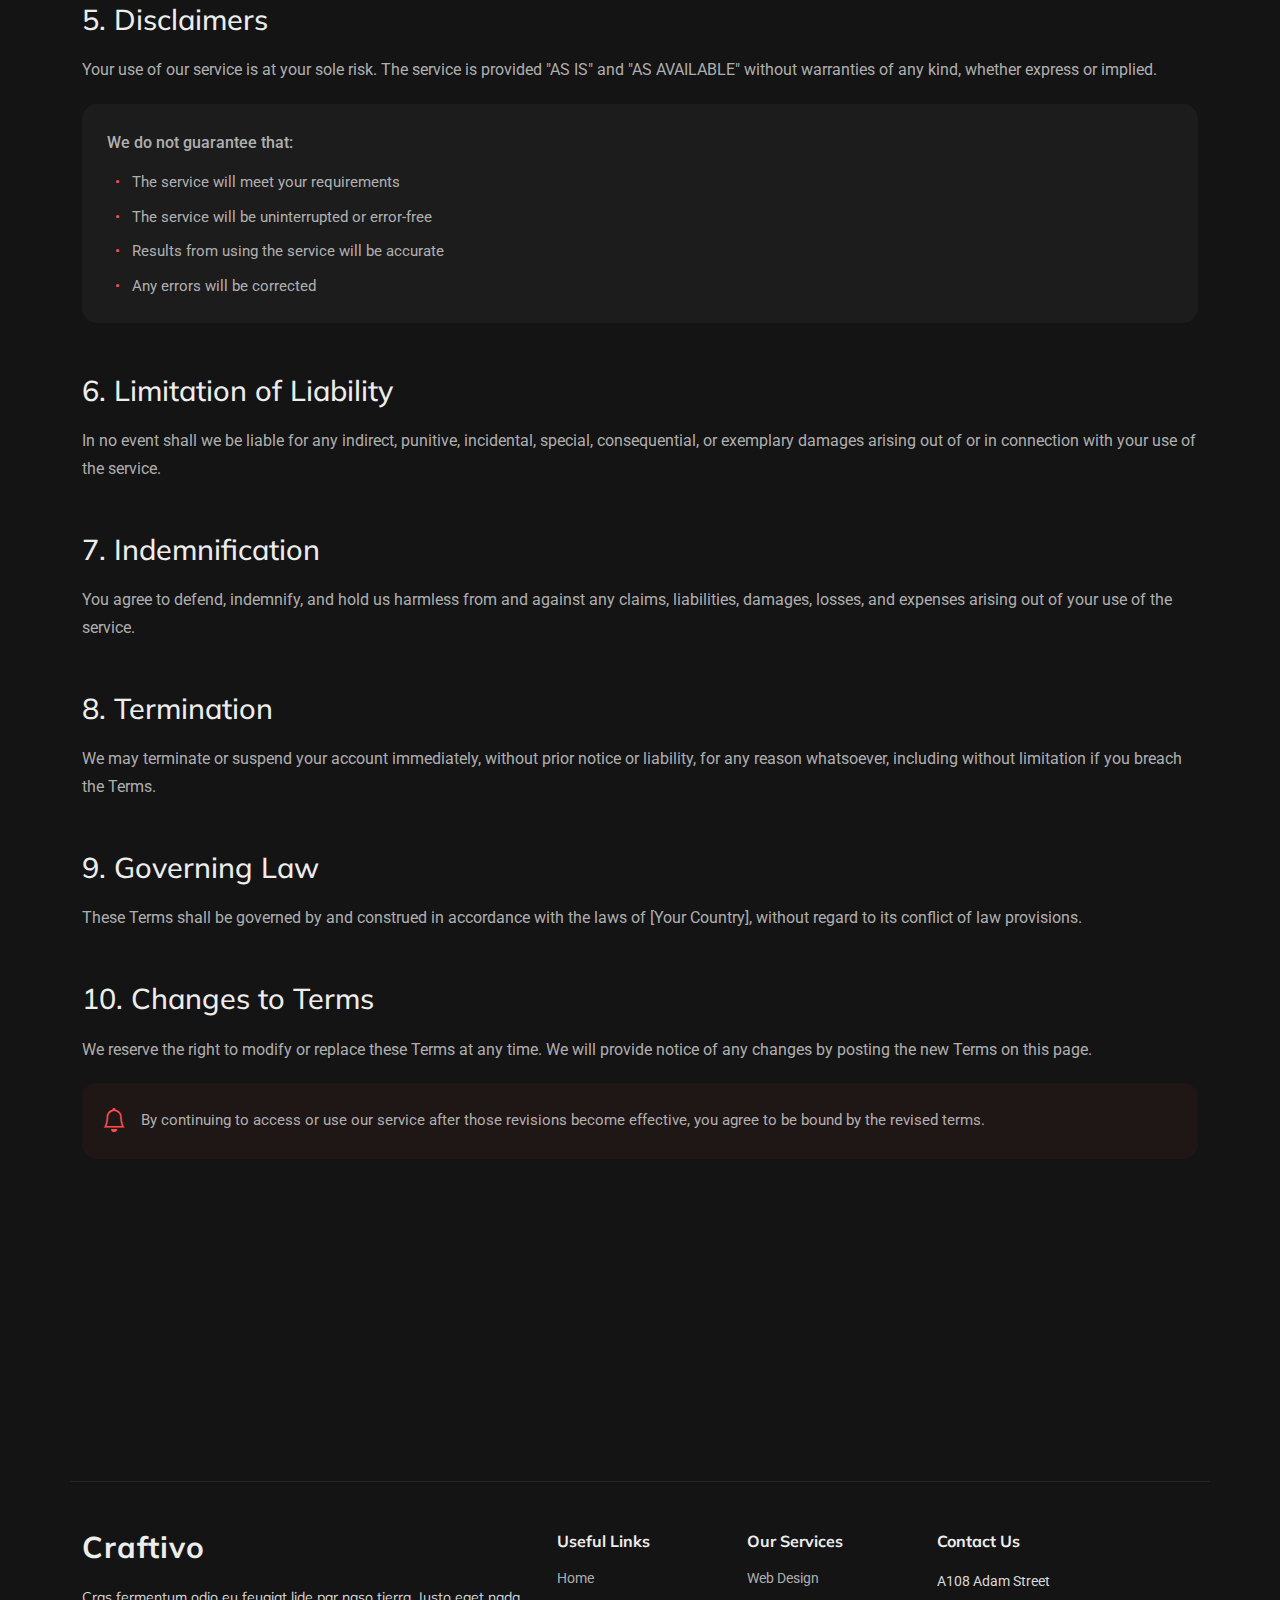
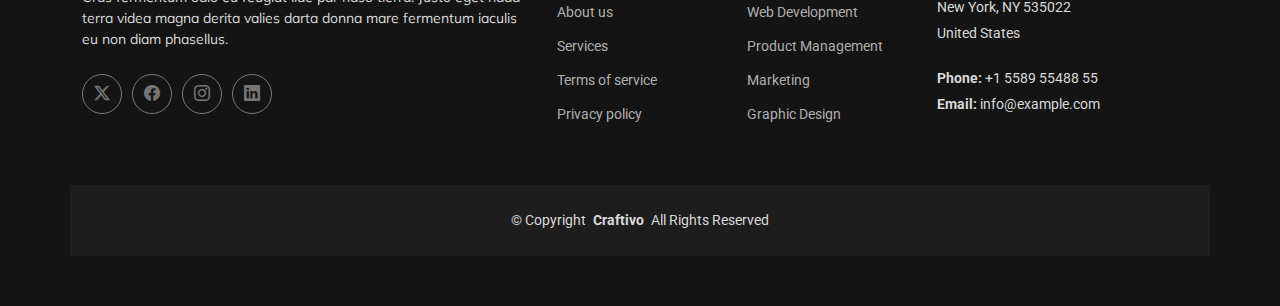
<file: terms.html>
<!DOCTYPE html>
<html lang="en">

<head>
  <meta charset="utf-8">
  <meta content="width=device-width, initial-scale=1.0" name="viewport">
  <title>Terms - Craftivo Bootstrap Template</title>
  <meta name="description" content="">
  <meta name="keywords" content="">

  <!-- Favicons -->
  <link href="assets/img/favicon.png" rel="icon">
  <link href="assets/img/apple-touch-icon.png" rel="apple-touch-icon">

  <!-- Fonts -->
  <link href="https://fonts.googleapis.com" rel="preconnect">
  <link href="https://fonts.gstatic.com" rel="preconnect" crossorigin>
  <link href="https://fonts.googleapis.com/css2?family=Roboto:ital,wght@0,100;0,300;0,400;0,500;0,700;0,900;1,100;1,300;1,400;1,500;1,700;1,900&family=Raleway:ital,wght@0,100;0,200;0,300;0,400;0,500;0,600;0,700;0,800;0,900;1,100;1,200;1,300;1,400;1,500;1,600;1,700;1,800;1,900&family=Mulish:ital,wght@0,200;0,300;0,400;0,500;0,600;0,700;0,800;0,900;1,200;1,300;1,400;1,500;1,600;1,700;1,800;1,900&display=swap" rel="stylesheet">

  <!-- Vendor CSS Files -->
  <link href="assets/vendor/bootstrap/css/bootstrap.min.css" rel="stylesheet">
  <link href="assets/vendor/bootstrap-icons/bootstrap-icons.css" rel="stylesheet">
  <link href="assets/vendor/aos/aos.css" rel="stylesheet">
  <link href="assets/vendor/glightbox/css/glightbox.min.css" rel="stylesheet">
  <link href="assets/vendor/swiper/swiper-bundle.min.css" rel="stylesheet">

  <!-- Main CSS File -->
  <link href="assets/css/main.css" rel="stylesheet">

  <!-- =======================================================
  * Template Name: Craftivo
  * Template URL: https://bootstrapmade.com/craftivo-bootstrap-portfolio-template/
  * Updated: Oct 04 2025 with Bootstrap v5.3.8
  * Author: BootstrapMade.com
  * License: https://bootstrapmade.com/license/
  ======================================================== -->
</head>

<body class="terms-page">

  <header id="header" class="header d-flex align-items-center sticky-top">
    <div class="container-fluid container-xl position-relative d-flex align-items-center">

      <a href="index.html" class="logo d-flex align-items-center me-auto">
        <!-- Uncomment the line below if you also wish to use an image logo -->
        <!-- <img src="assets/img/logo.webp" alt=""> -->
        <h1 class="sitename">Craftivo</h1>
      </a>

      <nav id="navmenu" class="navmenu">
        <ul>
          <li><a href="#hero">Home</a></li>
          <li><a href="#about">About</a></li>
          <li><a href="#resume">Resume</a></li>
          <li><a href="#services">Services</a></li>
          <li><a href="#portfolio">Portfolio</a></li>
          <li class="dropdown"><a href="#"><span>Dropdown</span> <i class="bi bi-chevron-down toggle-dropdown"></i></a>
            <ul>
              <li><a href="#">Dropdown 1</a></li>
              <li class="dropdown"><a href="#"><span>Deep Dropdown</span> <i class="bi bi-chevron-down toggle-dropdown"></i></a>
                <ul>
                  <li><a href="#">Deep Dropdown 1</a></li>
                  <li><a href="#">Deep Dropdown 2</a></li>
                  <li><a href="#">Deep Dropdown 3</a></li>
                  <li><a href="#">Deep Dropdown 4</a></li>
                  <li><a href="#">Deep Dropdown 5</a></li>
                </ul>
              </li>
              <li><a href="#">Dropdown 2</a></li>
              <li><a href="#">Dropdown 3</a></li>
              <li><a href="#">Dropdown 4</a></li>
            </ul>
          </li>
          <li><a href="#contact">Contact</a></li>
        </ul>
        <i class="mobile-nav-toggle d-xl-none bi bi-list"></i>
      </nav>

      <a class="btn-getstarted" href="#about">Get Started</a>

    </div>
  </header>

  <main class="main">

    <!-- Page Title -->
    <div class="page-title light-background">
      <div class="container">
        <nav class="breadcrumbs">
          <ol>
            <li><a href="index.html">Home</a></li>
            <li class="current">Terms</li>
          </ol>
        </nav>
        <h1>Terms</h1>
      </div>
    </div><!-- End Page Title -->

    <!-- Terms Of Service Section -->
    <section id="terms-of-service" class="terms-of-service section">

      <div class="container" data-aos="fade-up">
        <!-- Page Header -->
        <div class="tos-header text-center" data-aos="fade-up">
          <span class="last-updated">Last Updated: February 27, 2025</span>
          <h2>Terms of Service</h2>
          <p>Please read these terms of service carefully before using our services</p>
        </div>

        <!-- Content -->
        <div class="tos-content" data-aos="fade-up" data-aos-delay="200">
          <!-- Agreement Section -->
          <div id="agreement" class="content-section">
            <h3>1. Agreement to Terms</h3>
            <p>By accessing our website and services, you agree to be bound by these Terms of Service and all applicable laws and regulations. If you do not agree with any of these terms, you are prohibited from using or accessing our services.</p>
            <div class="info-box">
              <i class="bi bi-info-circle"></i>
              <p>These terms apply to all users, visitors, and others who access or use our services.</p>
            </div>
          </div>

          <!-- Intellectual Property -->
          <div id="intellectual-property" class="content-section">
            <h3>2. Intellectual Property Rights</h3>
            <p>Our service and its original content, features, and functionality are owned by us and are protected by international copyright, trademark, patent, trade secret, and other intellectual property laws.</p>
            <ul class="list-items">
              <li>All content is our exclusive property</li>
              <li>You may not copy or modify the content</li>
              <li>Our trademarks may not be used without permission</li>
              <li>Content is for personal, non-commercial use only</li>
            </ul>
          </div>

          <!-- User Accounts -->
          <div id="user-accounts" class="content-section">
            <h3>3. User Accounts</h3>
            <p>When you create an account with us, you must provide accurate, complete, and current information. Failure to do so constitutes a breach of the Terms, which may result in immediate termination of your account.</p>
            <div class="alert-box">
              <i class="bi bi-exclamation-triangle"></i>
              <div class="alert-content">
                <h5>Important Notice</h5>
                <p>You are responsible for safeguarding the password and for all activities that occur under your account.</p>
              </div>
            </div>
          </div>

          <!-- Prohibited Activities -->
          <div id="prohibited" class="content-section">
            <h3>4. Prohibited Activities</h3>
            <p>You may not access or use the Service for any purpose other than that for which we make it available.</p>
            <div class="prohibited-list">
              <div class="prohibited-item">
                <i class="bi bi-x-circle"></i>
                <span>Systematic retrieval of data or content</span>
              </div>
              <div class="prohibited-item">
                <i class="bi bi-x-circle"></i>
                <span>Publishing malicious content</span>
              </div>
              <div class="prohibited-item">
                <i class="bi bi-x-circle"></i>
                <span>Engaging in unauthorized framing</span>
              </div>
              <div class="prohibited-item">
                <i class="bi bi-x-circle"></i>
                <span>Attempting to gain unauthorized access</span>
              </div>
            </div>
          </div>

          <!-- Disclaimers -->
          <div id="disclaimer" class="content-section">
            <h3>5. Disclaimers</h3>
            <p>Your use of our service is at your sole risk. The service is provided "AS IS" and "AS AVAILABLE" without warranties of any kind, whether express or implied.</p>
            <div class="disclaimer-box">
              <p>We do not guarantee that:</p>
              <ul>
                <li>The service will meet your requirements</li>
                <li>The service will be uninterrupted or error-free</li>
                <li>Results from using the service will be accurate</li>
                <li>Any errors will be corrected</li>
              </ul>
            </div>
          </div>

          <!-- Limitation of Liability -->
          <div id="limitation" class="content-section">
            <h3>6. Limitation of Liability</h3>
            <p>In no event shall we be liable for any indirect, punitive, incidental, special, consequential, or exemplary damages arising out of or in connection with your use of the service.</p>
          </div>

          <!-- Indemnification -->
          <div id="indemnification" class="content-section">
            <h3>7. Indemnification</h3>
            <p>You agree to defend, indemnify, and hold us harmless from and against any claims, liabilities, damages, losses, and expenses arising out of your use of the service.</p>
          </div>

          <!-- Termination -->
          <div id="termination" class="content-section">
            <h3>8. Termination</h3>
            <p>We may terminate or suspend your account immediately, without prior notice or liability, for any reason whatsoever, including without limitation if you breach the Terms.</p>
          </div>

          <!-- Governing Law -->
          <div id="governing-law" class="content-section">
            <h3>9. Governing Law</h3>
            <p>These Terms shall be governed by and construed in accordance with the laws of [Your Country], without regard to its conflict of law provisions.</p>
          </div>

          <!-- Changes -->
          <div id="changes" class="content-section">
            <h3>10. Changes to Terms</h3>
            <p>We reserve the right to modify or replace these Terms at any time. We will provide notice of any changes by posting the new Terms on this page.</p>
            <div class="notice-box">
              <i class="bi bi-bell"></i>
              <p>By continuing to access or use our service after those revisions become effective, you agree to be bound by the revised terms.</p>
            </div>
          </div>
        </div>

        <!-- Contact Section -->
        <div class="tos-contact" data-aos="fade-up" data-aos-delay="300">
          <div class="contact-box">
            <div class="contact-icon">
              <i class="bi bi-envelope"></i>
            </div>
            <div class="contact-content">
              <h4>Questions About Terms?</h4>
              <p>If you have any questions about these Terms, please contact us.</p>
              <a href="#" class="contact-link">Contact Support</a>
            </div>
          </div>
        </div>
      </div>

    </section><!-- /Terms Of Service Section -->

  </main>

  <footer id="footer" class="footer">

    <div class="container footer-top">
      <div class="row gy-4">
        <div class="col-lg-5 col-md-12 footer-about">
          <a href="index.html" class="logo d-flex align-items-center">
            <span class="sitename">Craftivo</span>
          </a>
          <p>Cras fermentum odio eu feugiat lide par naso tierra. Justo eget nada terra videa magna derita valies darta donna mare fermentum iaculis eu non diam phasellus.</p>
          <div class="social-links d-flex mt-4">
            <a href=""><i class="bi bi-twitter-x"></i></a>
            <a href=""><i class="bi bi-facebook"></i></a>
            <a href=""><i class="bi bi-instagram"></i></a>
            <a href=""><i class="bi bi-linkedin"></i></a>
          </div>
        </div>

        <div class="col-lg-2 col-6 footer-links">
          <h4>Useful Links</h4>
          <ul>
            <li><a href="#">Home</a></li>
            <li><a href="#">About us</a></li>
            <li><a href="#">Services</a></li>
            <li><a href="#">Terms of service</a></li>
            <li><a href="#">Privacy policy</a></li>
          </ul>
        </div>

        <div class="col-lg-2 col-6 footer-links">
          <h4>Our Services</h4>
          <ul>
            <li><a href="#">Web Design</a></li>
            <li><a href="#">Web Development</a></li>
            <li><a href="#">Product Management</a></li>
            <li><a href="#">Marketing</a></li>
            <li><a href="#">Graphic Design</a></li>
          </ul>
        </div>

        <div class="col-lg-3 col-md-12 footer-contact text-center text-md-start">
          <h4>Contact Us</h4>
          <p>A108 Adam Street</p>
          <p>New York, NY 535022</p>
          <p>United States</p>
          <p class="mt-4"><strong>Phone:</strong> <span>+1 5589 55488 55</span></p>
          <p><strong>Email:</strong> <span>info@example.com</span></p>
        </div>

      </div>
    </div>

    <div class="container copyright text-center mt-4">
      <p>© <span>Copyright</span> <strong class="px-1 sitename">Craftivo</strong> <span>All Rights Reserved</span></p>
    </div>

  </footer>

  <!-- Scroll Top -->
  <a href="#" id="scroll-top" class="scroll-top d-flex align-items-center justify-content-center"><i class="bi bi-arrow-up-short"></i></a>

  <!-- Preloader -->
  <div id="preloader"></div>

  <!-- Vendor JS Files -->
  <script src="assets/vendor/bootstrap/js/bootstrap.bundle.min.js"></script>
  <script src="assets/vendor/php-email-form/validate.js"></script>
  <script src="assets/vendor/aos/aos.js"></script>
  <script src="assets/vendor/typed.js/typed.umd.js"></script>
  <script src="assets/vendor/waypoints/noframework.waypoints.js"></script>
  <script src="assets/vendor/glightbox/js/glightbox.min.js"></script>
  <script src="assets/vendor/imagesloaded/imagesloaded.pkgd.min.js"></script>
  <script src="assets/vendor/isotope-layout/isotope.pkgd.min.js"></script>
  <script src="assets/vendor/swiper/swiper-bundle.min.js"></script>

  <!-- Main JS File -->
  <script src="assets/js/main.js"></script>

</body>

</html>
</file>
<file: assets/css/main.css>
/**
* Template Name: Craftivo
* Template URL: https://bootstrapmade.com/craftivo-bootstrap-portfolio-template/
* Updated: Oct 04 2025 with Bootstrap v5.3.8
* Author: BootstrapMade.com
* License: https://bootstrapmade.com/license/
*/

@charset "UTF-8";

/*--------------------------------------------------------------
# Font & Color Variables
# Help: https://bootstrapmade.com/color-system/
--------------------------------------------------------------*/
/* Fonts */
:root {
  --default-font: "Roboto", system-ui, -apple-system, "Segoe UI", Roboto,
    "Helvetica Neue", Arial, "Noto Sans", "Liberation Sans", sans-serif,
    "Apple Color Emoji", "Segoe UI Emoji", "Segoe UI Symbol", "Noto Color Emoji";
  --heading-font: "Mulish", sans-serif;
  --nav-font: "Raleway", sans-serif;
}

/* Global Colors - The following color variables are used throughout the website. Updating them here will change the color scheme of the entire website */
:root {
  --background-color: #141414; /* Background color for the entire website, including individual sections */
  --default-color: #d9d9d9; /* Default color used for the majority of the text content across the entire website */
  --heading-color: #ededed; /* Color for headings, subheadings and title throughout the website */
  --accent-color: #ff4d4f; /* Accent color that represents your brand on the website. It's used for buttons, links, and other elements that need to stand out */
  --surface-color: #1c1c1c; /* The surface color is used as a background of boxed elements within sections, such as cards, icon boxes, or other elements that require a visual separation from the global background. */
  --contrast-color: #ffffff; /* Contrast color for text, ensuring readability against backgrounds of accent, heading, or default colors. */
}

/* Nav Menu Colors - The following color variables are used specifically for the navigation menu. They are separate from the global colors to allow for more customization options */
:root {
  --nav-color: #d9d9d9; /* The default color of the main navmenu links */
  --nav-hover-color: #ff4d4f; /* Applied to main navmenu links when they are hovered over or active */
  --nav-mobile-background-color: #2e2e2e; /* Used as the background color for mobile navigation menu */
  --nav-dropdown-background-color: #2e2e2e; /* Used as the background color for dropdown items that appear when hovering over primary navigation items */
  --nav-dropdown-color: #d9d9d9; /* Used for navigation links of the dropdown items in the navigation menu. */
  --nav-dropdown-hover-color: #ff4d4f; /* Similar to --nav-hover-color, this color is applied to dropdown navigation links when they are hovered over. */
}

/* Color Presets - These classes override global colors when applied to any section or element, providing reuse of the sam color scheme. */

.light-background {
  --background-color: rgba(41, 41, 41, 0.8);
  --surface-color: #484848;
}

.dark-background {
  --background-color: #060606;
  --default-color: #ffffff;
  --heading-color: #ffffff;
  --surface-color: #252525;
  --contrast-color: #ffffff;
}

/* Smooth scroll */
:root {
  scroll-behavior: smooth;
}

/*--------------------------------------------------------------
# General Styling & Shared Classes
--------------------------------------------------------------*/
body {
  color: var(--default-color);
  background-color: var(--background-color);
  font-family: var(--default-font);
}

a {
  color: var(--accent-color);
  text-decoration: none;
  transition: 0.3s;
}

a:hover {
  color: color-mix(in srgb, var(--accent-color), transparent 25%);
  text-decoration: none;
}

h1,
h2,
h3,
h4,
h5,
h6 {
  color: var(--heading-color);
  font-family: var(--heading-font);
}

/* PHP Email Form Messages
------------------------------*/
.php-email-form .error-message {
  display: none;
  background: #df1529;
  color: #ffffff;
  text-align: left;
  padding: 15px;
  margin-bottom: 24px;
  font-weight: 600;
}

.php-email-form .sent-message {
  display: none;
  color: #ffffff;
  background: #059652;
  text-align: center;
  padding: 15px;
  margin-bottom: 24px;
  font-weight: 600;
}

.php-email-form .loading {
  display: none;
  background: var(--surface-color);
  text-align: center;
  padding: 15px;
  margin-bottom: 24px;
}

.php-email-form .loading:before {
  content: "";
  display: inline-block;
  border-radius: 50%;
  width: 24px;
  height: 24px;
  margin: 0 10px -6px 0;
  border: 3px solid var(--accent-color);
  border-top-color: var(--surface-color);
  animation: php-email-form-loading 1s linear infinite;
}

@keyframes php-email-form-loading {
  0% {
    transform: rotate(0deg);
  }

  100% {
    transform: rotate(360deg);
  }
}

/*--------------------------------------------------------------
# Global Header
--------------------------------------------------------------*/
.header {
  --heading-color: #ffffff;
  color: var(--default-color);
  background-color: var(--background-color);
  padding: 15px 0;
  transition: all 0.5s;
  z-index: 997;
}

.header .logo {
  line-height: 1;
}

.header .logo img {
  max-height: 36px;
  margin-right: 8px;
}

.header .logo h1 {
  font-size: 30px;
  margin: 0;
  font-weight: 400;
  color: var(--heading-color);
}

.header .btn-getstarted,
.header .btn-getstarted:focus {
  color: var(--contrast-color);
  background: var(--accent-color);
  font-size: 14px;
  padding: 8px 25px;
  margin: 0 0 0 30px;
  border-radius: 50px;
  transition: 0.3s;
}

.header .btn-getstarted:hover,
.header .btn-getstarted:focus:hover {
  color: var(--contrast-color);
  background: color-mix(in srgb, var(--accent-color), transparent 15%);
}

@media (max-width: 1200px) {
  .header .logo {
    order: 1;
  }

  .header .btn-getstarted {
    order: 2;
    margin: 0 15px 0 0;
    padding: 6px 15px;
  }

  .header .navmenu {
    order: 3;
  }
}

.scrolled .header {
  box-shadow: 0px 0 18px rgba(0, 0, 0, 0.1);
}

/* Global Header on Scroll
------------------------------*/
.scrolled .header {
  --background-color: rgba(20, 20, 20, 0.8);
}

/* Index Page Header
------------------------------*/
.index-page .header {
  --background-color: rgba(255, 255, 255, 0);
}

/* Index Page Header on Scroll
------------------------------*/
.index-page.scrolled .header {
  --background-color: rgba(20, 20, 20, 0.8);
}

/*--------------------------------------------------------------
# Navigation Menu
--------------------------------------------------------------*/
/* Navmenu - Desktop */
@media (min-width: 1200px) {
  .navmenu {
    padding: 0;
  }

  .navmenu ul {
    margin: 0;
    padding: 0;
    display: flex;
    list-style: none;
    align-items: center;
  }

  .navmenu li {
    position: relative;
  }

  .navmenu a,
  .navmenu a:focus {
    color: var(--nav-color);
    padding: 18px 15px;
    font-size: 16px;
    font-family: var(--nav-font);
    font-weight: 600;
    display: flex;
    align-items: center;
    justify-content: space-between;
    white-space: nowrap;
    transition: 0.3s;
  }

  .navmenu a i,
  .navmenu a:focus i {
    font-size: 12px;
    line-height: 0;
    margin-left: 5px;
    transition: 0.3s;
  }

  .navmenu li:last-child a {
    padding-right: 0;
  }

  .navmenu li:hover > a,
  .navmenu .active,
  .navmenu .active:focus {
    color: var(--nav-hover-color);
  }

  .navmenu .dropdown ul {
    margin: 0;
    padding: 10px 0;
    background: var(--nav-dropdown-background-color);
    display: block;
    position: absolute;
    visibility: hidden;
    left: 14px;
    top: 130%;
    opacity: 0;
    transition: 0.3s;
    border-radius: 4px;
    z-index: 99;
    box-shadow: 0px 0px 30px rgba(0, 0, 0, 0.1);
  }

  .navmenu .dropdown ul li {
    min-width: 200px;
  }

  .navmenu .dropdown ul a {
    padding: 10px 20px;
    font-size: 15px;
    text-transform: none;
    color: var(--nav-dropdown-color);
  }

  .navmenu .dropdown ul a i {
    font-size: 12px;
  }

  .navmenu .dropdown ul a:hover,
  .navmenu .dropdown ul .active:hover,
  .navmenu .dropdown ul li:hover > a {
    color: var(--nav-dropdown-hover-color);
  }

  .navmenu .dropdown:hover > ul {
    opacity: 1;
    top: 100%;
    visibility: visible;
  }

  .navmenu .dropdown .dropdown ul {
    top: 0;
    left: -90%;
    visibility: hidden;
  }

  .navmenu .dropdown .dropdown:hover > ul {
    opacity: 1;
    top: 0;
    left: -100%;
    visibility: visible;
  }
}

/* Navmenu - Mobile */
@media (max-width: 1199px) {
  .mobile-nav-toggle {
    color: var(--nav-color);
    font-size: 28px;
    line-height: 0;
    margin-right: 10px;
    cursor: pointer;
    transition: color 0.3s;
  }

  .navmenu {
    padding: 0;
    z-index: 9997;
  }

  .navmenu ul {
    display: none;
    list-style: none;
    position: absolute;
    inset: 60px 20px 20px 20px;
    padding: 10px 0;
    margin: 0;
    border-radius: 6px;
    background-color: var(--nav-mobile-background-color);
    overflow-y: auto;
    transition: 0.3s;
    z-index: 9998;
    box-shadow: 0px 0px 30px rgba(0, 0, 0, 0.1);
  }

  .navmenu a,
  .navmenu a:focus {
    color: var(--nav-dropdown-color);
    padding: 10px 20px;
    font-family: var(--nav-font);
    font-size: 17px;
    font-weight: 500;
    display: flex;
    align-items: center;
    justify-content: space-between;
    white-space: nowrap;
    transition: 0.3s;
  }

  .navmenu a i,
  .navmenu a:focus i {
    font-size: 12px;
    line-height: 0;
    margin-left: 5px;
    width: 30px;
    height: 30px;
    display: flex;
    align-items: center;
    justify-content: center;
    border-radius: 50%;
    transition: 0.3s;
    background-color: color-mix(in srgb, var(--accent-color), transparent 90%);
  }

  .navmenu a i:hover,
  .navmenu a:focus i:hover {
    background-color: var(--accent-color);
    color: var(--contrast-color);
  }

  .navmenu a:hover,
  .navmenu .active,
  .navmenu .active:focus {
    color: var(--nav-dropdown-hover-color);
  }

  .navmenu .active i,
  .navmenu .active:focus i {
    background-color: var(--accent-color);
    color: var(--contrast-color);
    transform: rotate(180deg);
  }

  .navmenu .dropdown ul {
    position: static;
    display: none;
    z-index: 99;
    padding: 10px 0;
    margin: 10px 20px;
    background-color: var(--nav-dropdown-background-color);
    border: 1px solid color-mix(in srgb, var(--default-color), transparent 90%);
    box-shadow: none;
    transition: all 0.5s ease-in-out;
  }

  .navmenu .dropdown ul ul {
    background-color: rgba(33, 37, 41, 0.1);
  }

  .navmenu .dropdown > .dropdown-active {
    display: block;
    background-color: rgba(33, 37, 41, 0.03);
  }

  .mobile-nav-active {
    overflow: hidden;
  }

  .mobile-nav-active .mobile-nav-toggle {
    color: #fff;
    position: absolute;
    font-size: 32px;
    top: 15px;
    right: 15px;
    margin-right: 0;
    z-index: 9999;
  }

  .mobile-nav-active .navmenu {
    position: fixed;
    overflow: hidden;
    inset: 0;
    background: rgba(33, 37, 41, 0.8);
    transition: 0.3s;
  }

  .mobile-nav-active .navmenu > ul {
    display: block;
  }
}

/*--------------------------------------------------------------
# Global Footer
--------------------------------------------------------------*/
.footer {
  color: var(--default-color);
  background-color: var(--background-color);
  font-size: 14px;
  padding-bottom: 50px;
  position: relative;
}

.footer .footer-top {
  padding-top: 50px;
  border-top: 1px solid
    color-mix(in srgb, var(--default-color), transparent 90%);
}

.footer .footer-about .logo {
  line-height: 1;
  margin-bottom: 25px;
}

.footer .footer-about .logo img {
  max-height: 40px;
  margin-right: 6px;
}

.footer .footer-about .logo span {
  color: var(--heading-color);
  font-size: 30px;
  font-weight: 700;
  letter-spacing: 1px;
  font-family: var(--heading-font);
}

.footer .footer-about p {
  font-size: 14px;
  font-family: var(--heading-font);
}

.footer .social-links a {
  display: flex;
  align-items: center;
  justify-content: center;
  width: 40px;
  height: 40px;
  border-radius: 50%;
  border: 1px solid color-mix(in srgb, var(--default-color), transparent 50%);
  font-size: 16px;
  color: color-mix(in srgb, var(--default-color), transparent 50%);
  margin-right: 10px;
  transition: 0.3s;
}

.footer .social-links a:hover {
  color: var(--accent-color);
  border-color: var(--accent-color);
}

.footer h4 {
  font-size: 16px;
  font-weight: bold;
  position: relative;
  padding-bottom: 12px;
}

.footer .footer-links {
  margin-bottom: 30px;
}

.footer .footer-links ul {
  list-style: none;
  padding: 0;
  margin: 0;
}

.footer .footer-links ul i {
  padding-right: 2px;
  font-size: 12px;
  line-height: 0;
}

.footer .footer-links ul li {
  padding: 10px 0;
  display: flex;
  align-items: center;
}

.footer .footer-links ul li:first-child {
  padding-top: 0;
}

.footer .footer-links ul a {
  color: color-mix(in srgb, var(--default-color), transparent 20%);
  display: inline-block;
  line-height: 1;
}

.footer .footer-links ul a:hover {
  color: var(--accent-color);
}

.footer .footer-contact p {
  margin-bottom: 5px;
}

.footer .copyright {
  padding-top: 25px;
  padding-bottom: 25px;
  background-color: color-mix(in srgb, var(--default-color), transparent 95%);
}

.footer .copyright p {
  margin-bottom: 0;
}

.footer .credits {
  margin-top: 6px;
  font-size: 13px;
}

/*--------------------------------------------------------------
# Preloader
--------------------------------------------------------------*/
#preloader {
  position: fixed;
  inset: 0;
  z-index: 999999;
  overflow: hidden;
  background: var(--background-color);
  transition: all 0.6s ease-out;
}

#preloader:before {
  content: "";
  position: fixed;
  top: calc(50% - 30px);
  left: calc(50% - 30px);
  border: 6px solid #ffffff;
  border-color: var(--accent-color) transparent var(--accent-color) transparent;
  border-radius: 50%;
  width: 60px;
  height: 60px;
  animation: animate-preloader 1.5s linear infinite;
}

@keyframes animate-preloader {
  0% {
    transform: rotate(0deg);
  }

  100% {
    transform: rotate(360deg);
  }
}

/*--------------------------------------------------------------
# Scroll Top Button
--------------------------------------------------------------*/
.scroll-top {
  position: fixed;
  visibility: hidden;
  opacity: 0;
  right: 15px;
  bottom: 15px;
  z-index: 99999;
  background-color: var(--accent-color);
  width: 40px;
  height: 40px;
  border-radius: 4px;
  transition: all 0.4s;
}

.scroll-top i {
  font-size: 24px;
  color: var(--contrast-color);
  line-height: 0;
}

.scroll-top:hover {
  background-color: color-mix(in srgb, var(--accent-color), transparent 20%);
  color: var(--contrast-color);
}

.scroll-top.active {
  visibility: visible;
  opacity: 1;
}

/*--------------------------------------------------------------
# Disable aos animation delay on mobile devices
--------------------------------------------------------------*/
@media screen and (max-width: 768px) {
  [data-aos-delay] {
    transition-delay: 0 !important;
  }
}

/*--------------------------------------------------------------
# Global Page Titles & Breadcrumbs
--------------------------------------------------------------*/
.page-title {
  color: var(--default-color);
  background-color: var(--background-color);
  padding: 20px 0;
  position: relative;
}

.page-title h1 {
  font-size: 28px;
  font-weight: 700;
  margin: 0;
}

.page-title .breadcrumbs ol {
  display: flex;
  flex-wrap: wrap;
  list-style: none;
  padding: 0 0 10px 0;
  margin: 0;
  font-size: 14px;
  font-weight: 400;
}

.page-title .breadcrumbs ol li + li {
  padding-left: 10px;
}

.page-title .breadcrumbs ol li + li::before {
  content: "/";
  display: inline-block;
  padding-right: 10px;
  color: color-mix(in srgb, var(--default-color), transparent 70%);
}

/*--------------------------------------------------------------
# Global Sections
--------------------------------------------------------------*/
section,
.section {
  color: var(--default-color);
  /* background-color: var(--background-color); */
  padding: 60px 0;
  scroll-margin-top: 90px;
  overflow: clip;
}

@media (max-width: 1199px) {
  section,
  .section {
    scroll-margin-top: 66px;
  }
}

/*--------------------------------------------------------------
# Global Section Titles
--------------------------------------------------------------*/
.section-title {
  text-align: center;
  padding-bottom: 60px;
  position: relative;
}

.section-title h2 {
  font-size: 3.5rem;
  font-weight: 300;
  line-height: 1.2;
  color: var(--heading-color);
  margin-bottom: 1.5rem;
  letter-spacing: -1px;
}

@media (max-width: 768px) {
  .section-title h2 {
    font-size: 2.5rem;
  }
}

.section-title .subtitle {
  display: inline-block;
  font-size: 0.875rem;
  font-weight: 400;
  color: var(--accent-color);
  text-transform: uppercase;
  letter-spacing: 2px;
  margin-bottom: 1.5rem;
  position: relative;
}

.section-title .subtitle::after {
  content: "";
  position: absolute;
  bottom: -8px;
  left: 50%;
  transform: translateX(-50%);
  width: 40px;
  height: 1px;
  background: var(--accent-color);
}

.section-title p {
  font-size: 1.125rem;
  line-height: 1.8;
  color: color-mix(in srgb, var(--default-color), transparent 25%);
  max-width: 900px;
  margin: 0 auto;
  text-wrap: balance;
}

/*--------------------------------------------------------------
# Hero Section
--------------------------------------------------------------*/
.hero {
  padding-top: 80px;
  min-height: 100vh;
  position: relative;
  display: flex;
  align-items: center;
  justify-content: center;
  overflow: hidden;
  padding-bottom: 80px;
}

.hero img {
  position: absolute;
  inset: 0;
  display: block;
  width: 100%;
  height: 100%;
  object-fit: cover;
  z-index: 1;
}

.hero:before {
  content: "";
  background: color-mix(in srgb, var(--background-color), transparent 30%);
  position: absolute;
  inset: 0;
  z-index: 2;
  border-radius: 0;
}

.hero .container {
  position: relative;
  z-index: 3;
}

.hero h2 {
  margin: 0;
  font-size: 48px;
  font-weight: 700;
}

.hero p {
  margin: 10px 0 0 0;
  font-size: 24px;
  color: color-mix(in srgb, var(--default-color), transparent 20%);
}

.hero p span {
  color: var(--accent-color);
  letter-spacing: 1px;
  border-bottom: 2px solid var(--accent-color);
}

.hero .social-links {
  margin-top: 30px;
  display: flex;
  justify-content: center;
  gap: 15px;
}

.hero .social-links a {
  display: flex;
  align-items: center;
  justify-content: center;
  width: 50px;
  height: 50px;
  border-radius: 50%;
  background: color-mix(in srgb, var(--default-color), transparent 92%);
  color: var(--default-color);
  font-size: 20px;
  transition: 0.3s;
}

.hero .social-links a:hover {
  background: var(--accent-color);
  color: var(--contrast-color);
  transform: translateY(-3px);
}

@media (max-width: 768px) {
  .hero h2 {
    font-size: 32px;
  }

  .hero p {
    font-size: 20px;
  }
}

/*--------------------------------------------------------------
# About Section
--------------------------------------------------------------*/
.about {
  overflow: hidden;
  position: relative;
}

.about::before {
  content: "";
  position: absolute;
  top: -50%;
  right: -20%;
  width: 800px;
  height: 800px;
  background: radial-gradient(
    circle,
    color-mix(in srgb, var(--accent-color), transparent 85%) 0%,
    transparent 70%
  );
  border-radius: 50%;
  z-index: 0;
  pointer-events: none;
}

.about .container {
  position: relative;
  z-index: 1;
}

.about .profile-card {
  background: var(--surface-color);
  border-radius: 24px;
  padding: 40px;
  box-shadow: 0 8px 30px rgba(0, 0, 0, 0.08);
  position: sticky;
  top: 100px;
}

.about .profile-card .profile-header {
  text-align: center;
  padding-bottom: 30px;
  border-bottom: 1px solid
    color-mix(in srgb, var(--default-color), transparent 90%);
}

.about .profile-card .profile-header .profile-avatar {
  width: 140px;
  height: 140px;
  margin: 0 auto 24px;
  position: relative;
  border-radius: 50%;
  padding: 6px;
  background: linear-gradient(
    135deg,
    var(--accent-color),
    color-mix(in srgb, var(--accent-color), #ff6b9d 50%)
  );
}

.about .profile-card .profile-header .profile-avatar img {
  width: 100%;
  height: 100%;
  object-fit: cover;
  border-radius: 50%;
  border: 4px solid var(--surface-color);
}

.about .profile-card .profile-header .profile-avatar .status-indicator {
  position: absolute;
  bottom: 8px;
  right: 8px;
  width: 24px;
  height: 24px;
  background: #10b981;
  border: 4px solid var(--surface-color);
  border-radius: 50%;
  animation: pulse 2s infinite;
}

.about .profile-card .profile-header h3 {
  font-size: 24px;
  font-weight: 700;
  margin-bottom: 8px;
  color: var(--heading-color);
}

.about .profile-card .profile-header .role {
  display: inline-block;
  font-size: 15px;
  color: var(--accent-color);
  font-weight: 500;
  margin-bottom: 16px;
}

.about .profile-card .profile-header .rating {
  display: flex;
  align-items: center;
  justify-content: center;
  gap: 4px;
  margin-top: 12px;
}

.about .profile-card .profile-header .rating i {
  color: #fbbf24;
  font-size: 16px;
}

.about .profile-card .profile-header .rating span {
  margin-left: 8px;
  font-weight: 600;
  color: var(--default-color);
  font-size: 15px;
}

.about .profile-card .profile-stats {
  display: grid;
  grid-template-columns: repeat(3, 1fr);
  gap: 20px;
  padding: 30px 0;
  border-bottom: 1px solid
    color-mix(in srgb, var(--default-color), transparent 90%);
}

.about .profile-card .profile-stats .stat-item {
  text-align: center;
}

.about .profile-card .profile-stats .stat-item h4 {
  font-size: 28px;
  font-weight: 700;
  color: var(--accent-color);
  margin-bottom: 6px;
}

.about .profile-card .profile-stats .stat-item p {
  font-size: 13px;
  color: color-mix(in srgb, var(--default-color), transparent 30%);
  text-transform: uppercase;
  letter-spacing: 0.5px;
  margin: 0;
}

.about .profile-card .profile-actions {
  display: flex;
  flex-direction: column;
  gap: 12px;
  padding: 30px 0;
  border-bottom: 1px solid
    color-mix(in srgb, var(--default-color), transparent 90%);
}

.about .profile-card .profile-actions a {
  display: flex;
  align-items: center;
  justify-content: center;
  gap: 10px;
  padding: 14px 24px;
  border-radius: 12px;
  font-weight: 600;
  font-size: 15px;
  text-decoration: none;
  transition: all 0.3s ease;
}

.about .profile-card .profile-actions a.btn-primary {
  background: var(--accent-color);
  color: var(--contrast-color);
}

.about .profile-card .profile-actions a.btn-primary:hover {
  background: color-mix(in srgb, var(--accent-color), #000 15%);
  transform: translateY(-2px);
  box-shadow: 0 6px 20px rgba(0, 0, 0, 0.15);
}

.about .profile-card .profile-actions a.btn-secondary {
  background: color-mix(in srgb, var(--accent-color), transparent 90%);
  color: var(--accent-color);
}

.about .profile-card .profile-actions a.btn-secondary:hover {
  background: color-mix(in srgb, var(--accent-color), transparent 85%);
}

.about .profile-card .profile-actions a i {
  font-size: 18px;
}

.about .profile-card .social-connect {
  display: flex;
  justify-content: center;
  gap: 12px;
  padding-top: 30px;
}

.about .profile-card .social-connect a {
  width: 44px;
  height: 44px;
  display: flex;
  align-items: center;
  justify-content: center;
  background: color-mix(in srgb, var(--default-color), transparent 94%);
  border-radius: 12px;
  color: var(--default-color);
  font-size: 18px;
  transition: all 0.3s ease;
}

.about .profile-card .social-connect a:hover {
  background: var(--accent-color);
  color: var(--contrast-color);
  transform: translateY(-3px);
}

.about .content-wrapper .bio-section {
  margin-bottom: 50px;
}

.about .content-wrapper .bio-section .section-tag {
  display: inline-block;
  padding: 6px 16px;
  background: color-mix(in srgb, var(--accent-color), transparent 90%);
  color: var(--accent-color);
  border-radius: 20px;
  font-size: 13px;
  font-weight: 600;
  text-transform: uppercase;
  letter-spacing: 0.5px;
  margin-bottom: 16px;
}

.about .content-wrapper .bio-section h2 {
  font-size: 36px;
  font-weight: 700;
  color: var(--heading-color);
  margin-bottom: 24px;
  line-height: 1.2;
}

.about .content-wrapper .bio-section p {
  font-size: 16px;
  line-height: 1.8;
  color: var(--default-color);
  margin-bottom: 16px;
}

.about .content-wrapper .bio-section p:last-child {
  margin-bottom: 0;
}

.about .content-wrapper .details-grid {
  display: grid;
  grid-template-columns: repeat(2, 1fr);
  gap: 24px;
  margin-bottom: 50px;
}

.about .content-wrapper .details-grid .detail-item {
  display: flex;
  align-items: center;
  gap: 16px;
  padding: 24px;
  background: var(--surface-color);
  border-radius: 16px;
  border: 1px solid color-mix(in srgb, var(--default-color), transparent 92%);
  transition: all 0.3s ease;
}

.about .content-wrapper .details-grid .detail-item:hover {
  border-color: var(--accent-color);
  transform: translateY(-3px);
  box-shadow: 0 8px 24px rgba(0, 0, 0, 0.08);
}

.about .content-wrapper .details-grid .detail-item i {
  font-size: 28px;
  color: var(--accent-color);
  flex-shrink: 0;
}

.about .content-wrapper .details-grid .detail-item .detail-content span {
  display: block;
  font-size: 13px;
  color: color-mix(in srgb, var(--default-color), transparent 40%);
  text-transform: uppercase;
  letter-spacing: 0.5px;
  margin-bottom: 4px;
}

.about .content-wrapper .details-grid .detail-item .detail-content strong {
  display: block;
  font-size: 16px;
  color: var(--heading-color);
  font-weight: 600;
}

.about .content-wrapper .skills-showcase .section-tag {
  display: inline-block;
  padding: 6px 16px;
  background: color-mix(in srgb, var(--accent-color), transparent 90%);
  color: var(--accent-color);
  border-radius: 20px;
  font-size: 13px;
  font-weight: 600;
  text-transform: uppercase;
  letter-spacing: 0.5px;
  margin-bottom: 16px;
}

.about .content-wrapper .skills-showcase h3 {
  font-size: 28px;
  font-weight: 700;
  color: var(--heading-color);
  margin-bottom: 32px;
}

.about .content-wrapper .skills-showcase .skills-list .skill-item {
  margin-bottom: 28px;
}

.about .content-wrapper .skills-showcase .skills-list .skill-item .skill-info {
  display: flex;
  justify-content: space-between;
  align-items: center;
  margin-bottom: 10px;
}

.about
  .content-wrapper
  .skills-showcase
  .skills-list
  .skill-item
  .skill-info
  .skill-name {
  font-size: 15px;
  font-weight: 600;
  color: var(--heading-color);
}

.about
  .content-wrapper
  .skills-showcase
  .skills-list
  .skill-item
  .skill-info
  .skill-percent {
  font-size: 15px;
  font-weight: 700;
  color: var(--accent-color);
}

.about .content-wrapper .skills-showcase .skills-list .skill-item .progress {
  height: 10px;
  border-radius: 10px;
  background: color-mix(in srgb, var(--default-color), transparent 94%);
  overflow: hidden;
}

.about
  .content-wrapper
  .skills-showcase
  .skills-list
  .skill-item
  .progress
  .progress-bar {
  width: 0;
  height: 100%;
  background: linear-gradient(
    90deg,
    var(--accent-color),
    color-mix(in srgb, var(--accent-color), #ff6b9d 50%)
  );
  border-radius: 10px;
  transition: width 1.5s cubic-bezier(0.65, 0, 0.35, 1);
  position: relative;
}

.about
  .content-wrapper
  .skills-showcase
  .skills-list
  .skill-item
  .progress
  .progress-bar::after {
  content: "";
  position: absolute;
  top: 0;
  left: 0;
  right: 0;
  bottom: 0;
  background: linear-gradient(
    90deg,
    transparent,
    rgba(255, 255, 255, 0.4),
    transparent
  );
  animation: shimmer 2s infinite;
}

@keyframes pulse {
  0%,
  100% {
    opacity: 1;
  }

  50% {
    opacity: 0.6;
  }
}

@keyframes shimmer {
  0% {
    transform: translateX(-100%);
  }

  100% {
    transform: translateX(100%);
  }
}

@media (max-width: 992px) {
  .about .profile-card {
    position: static;
    margin-bottom: 40px;
  }

  .about .content-wrapper .bio-section h2 {
    font-size: 30px;
  }

  .about .content-wrapper .details-grid {
    grid-template-columns: 1fr;
  }

  .about .content-wrapper .skills-showcase h3 {
    font-size: 24px;
  }
}

@media (max-width: 576px) {
  .about .profile-card {
    padding: 30px 20px;
  }

  .about .profile-card .profile-header .profile-avatar {
    width: 120px;
    height: 120px;
  }

  .about .profile-card .profile-stats {
    grid-template-columns: repeat(3, 1fr);
    gap: 16px;
  }

  .about .profile-card .profile-stats .stat-item h4 {
    font-size: 24px;
  }

  .about .content-wrapper .bio-section h2 {
    font-size: 26px;
  }

  .about .content-wrapper .details-grid .detail-item {
    padding: 18px;
  }

  .about .content-wrapper .details-grid .detail-item i {
    font-size: 24px;
  }
}

/*--------------------------------------------------------------
# Resume Section
--------------------------------------------------------------*/
.resume .section-header {
  margin-bottom: 2.5rem;
}

.resume .section-header .header-content .section-badge {
  display: inline-block;
  background: linear-gradient(
    135deg,
    var(--accent-color),
    color-mix(in srgb, var(--accent-color), #6c5ce7 20%)
  );
  color: var(--contrast-color);
  padding: 0.5rem 1.2rem;
  border-radius: 25px;
  font-size: 0.85rem;
  font-weight: 600;
  text-transform: uppercase;
  letter-spacing: 0.1em;
  margin-bottom: 1rem;
}

.resume .section-header .header-content h2 {
  font-size: 2.2rem;
  font-weight: 700;
  color: var(--heading-color);
  margin-bottom: 1rem;
  line-height: 1.2;
  letter-spacing: -0.02em;
}

.resume .section-header .header-content p {
  font-size: 1rem;
  line-height: 1.7;
  color: color-mix(in srgb, var(--default-color), transparent 35%);
  margin: 0;
}

.resume .experience-section .experience-cards {
  display: flex;
  flex-direction: column;
  gap: 1.5rem;
}

.resume .experience-section .experience-cards .exp-card {
  background: var(--surface-color);
  border-radius: 16px;
  padding: 2rem;
  border: 2px solid color-mix(in srgb, var(--default-color), transparent 95%);
  transition: all 0.3s ease;
  position: relative;
  overflow: hidden;
}

.resume .experience-section .experience-cards .exp-card::before {
  content: "";
  position: absolute;
  top: 0;
  left: 0;
  right: 0;
  height: 4px;
  background: linear-gradient(
    90deg,
    transparent,
    var(--accent-color),
    transparent
  );
  transform: translateX(-100%);
  transition: transform 0.3s ease;
}

.resume .experience-section .experience-cards .exp-card:hover {
  transform: translateY(-5px);
  border-color: color-mix(in srgb, var(--accent-color), transparent 80%);
  box-shadow: 0 15px 45px
    color-mix(in srgb, var(--default-color), transparent 85%);
}

.resume .experience-section .experience-cards .exp-card:hover::before {
  transform: translateX(0);
}

.resume .experience-section .experience-cards .exp-card.featured {
  border-color: color-mix(in srgb, var(--accent-color), transparent 70%);
  background: linear-gradient(
    135deg,
    var(--surface-color),
    color-mix(in srgb, var(--accent-color), transparent 95%)
  );
}

.resume .experience-section .experience-cards .exp-card.featured::before {
  background: linear-gradient(
    90deg,
    var(--accent-color),
    color-mix(in srgb, var(--accent-color), #6c5ce7 20%),
    var(--accent-color)
  );
}

.resume .experience-section .experience-cards .exp-card .card-header {
  display: flex;
  justify-content: space-between;
  align-items: center;
  margin-bottom: 1.5rem;
}

.resume
  .experience-section
  .experience-cards
  .exp-card
  .card-header
  .company-logo {
  width: 50px;
  height: 50px;
  background: linear-gradient(
    135deg,
    var(--accent-color),
    color-mix(in srgb, var(--accent-color), #6c5ce7 20%)
  );
  border-radius: 12px;
  display: flex;
  align-items: center;
  justify-content: center;
}

.resume
  .experience-section
  .experience-cards
  .exp-card
  .card-header
  .company-logo
  i {
  font-size: 1.3rem;
  color: var(--contrast-color);
}

.resume
  .experience-section
  .experience-cards
  .exp-card
  .card-header
  .period-badge {
  background: color-mix(in srgb, var(--accent-color), transparent 85%);
  color: var(--accent-color);
  padding: 0.4rem 1rem;
  border-radius: 20px;
  font-size: 0.8rem;
  font-weight: 600;
  text-transform: uppercase;
  letter-spacing: 0.05em;
}

.resume .experience-section .experience-cards .exp-card .card-body h3 {
  font-size: 1.4rem;
  font-weight: 600;
  color: var(--heading-color);
  margin-bottom: 0.5rem;
  letter-spacing: -0.01em;
}

.resume
  .experience-section
  .experience-cards
  .exp-card
  .card-body
  .company-name {
  font-size: 1rem;
  color: color-mix(in srgb, var(--default-color), transparent 25%);
  font-weight: 500;
  margin-bottom: 0.3rem;
}

.resume .experience-section .experience-cards .exp-card .card-body .duration {
  display: inline-block;
  font-size: 0.9rem;
  color: var(--accent-color);
  font-weight: 600;
  background: color-mix(in srgb, var(--accent-color), transparent 90%);
  padding: 0.2rem 0.8rem;
  border-radius: 12px;
  margin-bottom: 1rem;
}

.resume
  .experience-section
  .experience-cards
  .exp-card
  .card-body
  .description {
  font-size: 0.95rem;
  line-height: 1.6;
  color: color-mix(in srgb, var(--default-color), transparent 35%);
  margin-bottom: 1.5rem;
}

.resume
  .experience-section
  .experience-cards
  .exp-card
  .card-body
  .skills-tags {
  display: flex;
  flex-wrap: wrap;
  gap: 0.5rem;
}

.resume
  .experience-section
  .experience-cards
  .exp-card
  .card-body
  .skills-tags
  .skill-tag {
  background: color-mix(in srgb, var(--accent-color), transparent 92%);
  color: var(--accent-color);
  padding: 0.3rem 0.8rem;
  border-radius: 15px;
  font-size: 0.8rem;
  font-weight: 500;
  border: 1px solid color-mix(in srgb, var(--accent-color), transparent 85%);
}

.resume .education-section .education-timeline .timeline-track {
  position: relative;
  padding-left: 2.5rem;
}

.resume .education-section .education-timeline .timeline-track::before {
  content: "";
  position: absolute;
  left: 10px;
  top: 0;
  bottom: 0;
  width: 2px;
  background: linear-gradient(
    180deg,
    var(--accent-color),
    color-mix(in srgb, var(--accent-color), transparent 50%)
  );
}

.resume .education-section .education-timeline .timeline-track .timeline-item {
  position: relative;
  margin-bottom: 3rem;
}

.resume
  .education-section
  .education-timeline
  .timeline-track
  .timeline-item:last-child {
  margin-bottom: 0;
}

.resume
  .education-section
  .education-timeline
  .timeline-track
  .timeline-item
  .timeline-marker {
  position: absolute;
  left: -3.5rem;
  top: 0;
  width: 50px;
  height: 50px;
  background: linear-gradient(
    135deg,
    var(--accent-color),
    color-mix(in srgb, var(--accent-color), #6c5ce7 20%)
  );
  border-radius: 50%;
  display: flex;
  align-items: center;
  justify-content: center;
  border: 4px solid var(--background-color);
  box-shadow: 0 0 0 3px color-mix(in srgb, var(--accent-color), transparent 80%);
}

.resume
  .education-section
  .education-timeline
  .timeline-track
  .timeline-item
  .timeline-marker
  i {
  font-size: 1.2rem;
  color: var(--contrast-color);
}

.resume
  .education-section
  .education-timeline
  .timeline-track
  .timeline-item
  .timeline-content {
  background: var(--surface-color);
  padding: 1.8rem;
  border-radius: 12px;
  border: 1px solid color-mix(in srgb, var(--default-color), transparent 95%);
  transition: all 0.3s ease;
}

.resume
  .education-section
  .education-timeline
  .timeline-track
  .timeline-item
  .timeline-content:hover {
  transform: translateX(5px);
  border-color: color-mix(in srgb, var(--accent-color), transparent 80%);
  box-shadow: 0 10px 30px
    color-mix(in srgb, var(--default-color), transparent 90%);
}

.resume
  .education-section
  .education-timeline
  .timeline-track
  .timeline-item
  .timeline-content
  .education-meta {
  display: flex;
  justify-content: space-between;
  align-items: center;
  margin-bottom: 1rem;
}

.resume
  .education-section
  .education-timeline
  .timeline-track
  .timeline-item
  .timeline-content
  .education-meta
  .year-range {
  font-size: 0.9rem;
  color: var(--accent-color);
  font-weight: 600;
  background: color-mix(in srgb, var(--accent-color), transparent 90%);
  padding: 0.3rem 0.8rem;
  border-radius: 15px;
}

.resume
  .education-section
  .education-timeline
  .timeline-track
  .timeline-item
  .timeline-content
  .education-meta
  .degree-level {
  font-size: 0.8rem;
  color: color-mix(in srgb, var(--default-color), transparent 40%);
  text-transform: uppercase;
  font-weight: 600;
  letter-spacing: 0.1em;
}

.resume
  .education-section
  .education-timeline
  .timeline-track
  .timeline-item
  .timeline-content
  h4 {
  font-size: 1.3rem;
  font-weight: 600;
  color: var(--heading-color);
  margin-bottom: 0.5rem;
  letter-spacing: -0.01em;
}

.resume
  .education-section
  .education-timeline
  .timeline-track
  .timeline-item
  .timeline-content
  .institution {
  font-size: 1rem;
  color: color-mix(in srgb, var(--default-color), transparent 25%);
  font-weight: 500;
  margin-bottom: 1rem;
}

.resume
  .education-section
  .education-timeline
  .timeline-track
  .timeline-item
  .timeline-content
  .description {
  font-size: 0.95rem;
  line-height: 1.6;
  color: color-mix(in srgb, var(--default-color), transparent 35%);
  margin-bottom: 1.2rem;
}

.resume
  .education-section
  .education-timeline
  .timeline-track
  .timeline-item
  .timeline-content
  .achievement {
  display: flex;
  align-items: center;
  gap: 0.5rem;
  background: color-mix(in srgb, var(--accent-color), transparent 92%);
  padding: 0.6rem 1rem;
  border-radius: 8px;
  border-left: 3px solid var(--accent-color);
}

.resume
  .education-section
  .education-timeline
  .timeline-track
  .timeline-item
  .timeline-content
  .achievement
  i {
  color: var(--accent-color);
  font-size: 1rem;
}

.resume
  .education-section
  .education-timeline
  .timeline-track
  .timeline-item
  .timeline-content
  .achievement
  span {
  font-size: 0.9rem;
  font-weight: 600;
  color: var(--accent-color);
}

.resume
  .education-section
  .education-timeline
  .timeline-track
  .timeline-item
  .timeline-content
  .certifications-list
  .cert-item {
  display: flex;
  justify-content: space-between;
  align-items: center;
  padding: 0.8rem 0;
  border-bottom: 1px solid
    color-mix(in srgb, var(--default-color), transparent 95%);
}

.resume
  .education-section
  .education-timeline
  .timeline-track
  .timeline-item
  .timeline-content
  .certifications-list
  .cert-item:last-child {
  border-bottom: none;
}

.resume
  .education-section
  .education-timeline
  .timeline-track
  .timeline-item
  .timeline-content
  .certifications-list
  .cert-item
  .cert-name {
  font-size: 0.9rem;
  color: var(--heading-color);
  font-weight: 500;
}

.resume
  .education-section
  .education-timeline
  .timeline-track
  .timeline-item
  .timeline-content
  .certifications-list
  .cert-item
  .cert-year {
  font-size: 0.8rem;
  color: var(--accent-color);
  font-weight: 600;
  background: color-mix(in srgb, var(--accent-color), transparent 90%);
  padding: 0.2rem 0.6rem;
  border-radius: 10px;
}

@media (max-width: 992px) {
  .resume .section-header {
    margin-bottom: 2rem;
  }

  .resume .section-header .header-content h2 {
    font-size: 2rem;
  }

  .resume .experience-section {
    margin-bottom: 3rem;
  }

  .resume .education-timeline .timeline-track .timeline-item .timeline-marker {
    width: 45px;
    height: 45px;
  }
}

@media (max-width: 768px) {
  .resume .section-header .header-content {
    text-align: center;
  }

  .resume .section-header .header-content h2 {
    font-size: 1.8rem;
  }

  .resume .experience-section .experience-cards .exp-card {
    padding: 1.5rem;
  }

  .resume
    .experience-section
    .experience-cards
    .exp-card
    .card-header
    .company-logo {
    width: 45px;
    height: 45px;
  }

  .resume
    .experience-section
    .experience-cards
    .exp-card
    .card-header
    .company-logo
    i {
    font-size: 1.2rem;
  }

  .resume .education-section .education-timeline .timeline-track {
    padding-left: 2rem;
  }

  .resume .education-section .education-timeline .timeline-track::before {
    left: 20px;
  }

  .resume
    .education-section
    .education-timeline
    .timeline-track
    .timeline-item
    .timeline-marker {
    left: -2.3rem;
    width: 40px;
    height: 40px;
  }

  .resume
    .education-section
    .education-timeline
    .timeline-track
    .timeline-item
    .timeline-marker
    i {
    font-size: 1rem;
  }

  .resume
    .education-section
    .education-timeline
    .timeline-track
    .timeline-item
    .timeline-content {
    padding: 1.5rem;
  }
}

@media (max-width: 576px) {
  .resume .section-header .header-content .section-badge {
    font-size: 0.8rem;
    padding: 0.4rem 1rem;
  }

  .resume .section-header .header-content h2 {
    font-size: 1.6rem;
  }

  .resume .experience-section .experience-cards .exp-card {
    padding: 1.2rem;
  }

  .resume .experience-section .experience-cards .exp-card .card-header {
    flex-direction: column;
    gap: 1rem;
    text-align: center;
  }

  .resume
    .education-section
    .education-timeline
    .timeline-track
    .timeline-item
    .timeline-content {
    padding: 1.2rem;
  }

  .resume
    .education-section
    .education-timeline
    .timeline-track
    .timeline-item
    .timeline-content
    .education-meta {
    flex-direction: column;
    gap: 0.5rem;
    align-items: flex-start;
  }

  .resume
    .education-section
    .education-timeline
    .timeline-track
    .timeline-item
    .timeline-content
    .certifications-list
    .cert-item {
    flex-direction: column;
    align-items: flex-start;
    gap: 0.3rem;
  }
}

/*--------------------------------------------------------------
# Services Section
--------------------------------------------------------------*/
.services .service-item {
  background: var(--surface-color);
  border: 2px solid color-mix(in srgb, var(--default-color), transparent 90%);
  border-radius: 16px;
  padding: 35px 25px;
  text-align: center;
  height: 100%;
  transition: all 0.3s ease;
  position: relative;
  overflow: hidden;
}

.services .service-item::before {
  content: "";
  position: absolute;
  top: 0;
  left: 0;
  width: 100%;
  height: 4px;
  background: linear-gradient(
    90deg,
    var(--accent-color),
    color-mix(in srgb, var(--accent-color), transparent 50%)
  );
  transform: scaleX(0);
  transform-origin: left;
  transition: transform 0.3s ease;
}

.services .service-item:hover {
  border-color: var(--accent-color);
  transform: translateY(-5px);
  box-shadow: 0 15px 35px rgba(0, 0, 0, 0.1);
}

.services .service-item:hover::before {
  transform: scaleX(1);
}

.services .service-item:hover .icon-wrapper {
  background: var(--accent-color);
  color: var(--contrast-color);
  transform: rotate(5deg) scale(1.05);
}

.services .service-item:hover .read-more {
  color: var(--accent-color);
}

.services .service-item:hover .read-more i {
  transform: translateX(5px);
}

.services .service-item.featured {
  border-color: var(--accent-color);
  box-shadow: 0 10px 30px rgba(54, 144, 231, 0.15);
}

.services .service-item.featured::before {
  transform: scaleX(1);
}

.services .featured-tag {
  position: absolute;
  top: 15px;
  right: -30px;
  background: var(--accent-color);
  color: var(--contrast-color);
  padding: 5px 35px;
  font-size: 11px;
  font-weight: 700;
  text-transform: uppercase;
  letter-spacing: 1px;
  transform: rotate(45deg);
  box-shadow: 0 3px 10px rgba(54, 144, 231, 0.3);
}

.services .icon-wrapper {
  width: 70px;
  height: 70px;
  margin: 0 auto 20px;
  background: color-mix(in srgb, var(--accent-color), transparent 90%);
  color: var(--accent-color);
  border-radius: 12px;
  display: flex;
  align-items: center;
  justify-content: center;
  transition: all 0.3s ease;
}

.services .icon-wrapper i {
  font-size: 32px;
}

.services h4 {
  font-size: 20px;
  font-weight: 700;
  margin-bottom: 12px;
  color: var(--heading-color);
}

.services p {
  font-size: 14px;
  line-height: 1.6;
  color: color-mix(in srgb, var(--default-color), transparent 25%);
  margin-bottom: 20px;
}

.services .read-more {
  display: inline-flex;
  align-items: center;
  gap: 6px;
  color: var(--heading-color);
  font-weight: 600;
  font-size: 14px;
  text-decoration: none;
  transition: all 0.3s ease;
}

.services .read-more i {
  font-size: 14px;
  transition: transform 0.3s ease;
}

.services .cta-box {
  background: linear-gradient(
    135deg,
    var(--accent-color),
    color-mix(in srgb, var(--accent-color), #667eea 40%)
  );
  border-radius: 20px;
  padding: 45px 50px;
  color: var(--contrast-color);
  position: relative;
  overflow: hidden;
}

.services .cta-box::before {
  content: "";
  position: absolute;
  top: -50%;
  right: -20%;
  width: 400px;
  height: 400px;
  background: color-mix(in srgb, var(--contrast-color), transparent 90%);
  border-radius: 50%;
  z-index: 0;
}

.services .cta-box .row {
  position: relative;
  z-index: 1;
}

.services .cta-box h3 {
  font-size: 26px;
  font-weight: 700;
  margin-bottom: 10px;
  color: var(--contrast-color);
}

.services .cta-box p {
  font-size: 15px;
  margin-bottom: 0;
  color: color-mix(in srgb, var(--contrast-color), transparent 15%);
}

.services .cta-box .cta-btn {
  display: inline-block;
  background: var(--contrast-color);
  color: var(--accent-color);
  padding: 14px 35px;
  border-radius: 50px;
  font-weight: 700;
  font-size: 15px;
  text-decoration: none;
  transition: all 0.3s ease;
  box-shadow: 0 8px 20px rgba(0, 0, 0, 0.15);
}

.services .cta-box .cta-btn:hover {
  transform: translateY(-3px);
  box-shadow: 0 12px 30px rgba(0, 0, 0, 0.25);
  color: var(--accent-color);
}

@media (max-width: 992px) {
  .services .cta-box {
    padding: 35px 30px;
  }

  .services .cta-box h3 {
    font-size: 22px;
    margin-bottom: 8px;
  }

  .services .cta-box p {
    font-size: 14px;
    margin-bottom: 20px;
  }

  .services .cta-box .cta-btn {
    margin-top: 10px;
  }
}

@media (max-width: 768px) {
  .services .service-item {
    padding: 30px 20px;
    margin-bottom: 20px;
  }

  .services .icon-wrapper {
    width: 60px;
    height: 60px;
    margin-bottom: 18px;
  }

  .services .icon-wrapper i {
    font-size: 28px;
  }

  .services h4 {
    font-size: 18px;
  }

  .services p {
    font-size: 13px;
  }

  .services .cta-box {
    padding: 30px 25px;
    text-align: center;
  }

  .services .cta-box::before {
    width: 300px;
    height: 300px;
  }
}

/*--------------------------------------------------------------
# Portfolio Section
--------------------------------------------------------------*/
.portfolio .portfolio-filters {
  display: flex;
  justify-content: center;
  flex-wrap: wrap;
  gap: 12px;
  margin-bottom: 50px;
  padding: 0;
  list-style: none;
}

@media (max-width: 768px) {
  .portfolio .portfolio-filters {
    gap: 8px;
    margin-bottom: 35px;
  }
}

.portfolio .portfolio-filters li {
  padding: 10px 20px;
  font-size: 14px;
  font-weight: 500;
  border-radius: 6px;
  cursor: pointer;
  transition: all 0.3s ease;
  background-color: transparent;
  color: var(--default-color);
  border: 1px solid color-mix(in srgb, var(--default-color), transparent 80%);
}

@media (max-width: 768px) {
  .portfolio .portfolio-filters li {
    padding: 8px 16px;
    font-size: 13px;
  }
}

.portfolio .portfolio-filters li:hover {
  color: var(--accent-color);
  border-color: var(--accent-color);
}

.portfolio .portfolio-filters li.filter-active {
  background-color: var(--accent-color);
  color: var(--contrast-color);
  border-color: var(--accent-color);
}

.portfolio .portfolio-card {
  position: relative;
  margin-bottom: 30px;
}

.portfolio .portfolio-card .portfolio-image-container {
  position: relative;
  overflow: hidden;
  border-radius: 8px;
  aspect-ratio: 4/3;
}

.portfolio .portfolio-card .portfolio-image-container img {
  width: 100%;
  height: 100%;
  object-fit: cover;
  transition: transform 0.5s ease;
}

.portfolio .portfolio-card .portfolio-image-container .portfolio-overlay {
  position: absolute;
  top: 0;
  left: 0;
  right: 0;
  bottom: 0;
  background: linear-gradient(
    to bottom,
    transparent 0%,
    rgba(0, 0, 0, 0.8) 100%
  );
  opacity: 0;
  transition: opacity 0.3s ease;
  display: flex;
  flex-direction: column;
  justify-content: space-between;
  padding: 25px;
}

.portfolio
  .portfolio-card
  .portfolio-image-container
  .portfolio-overlay
  .portfolio-info {
  align-self: flex-start;
}

.portfolio
  .portfolio-card
  .portfolio-image-container
  .portfolio-overlay
  .portfolio-info
  .project-category {
  display: inline-block;
  font-size: 12px;
  font-weight: 600;
  text-transform: uppercase;
  color: var(--accent-color);
  background-color: rgba(255, 255, 255, 0.9);
  padding: 4px 10px;
  border-radius: 4px;
  margin-bottom: 8px;
  letter-spacing: 0.5px;
}

.portfolio
  .portfolio-card
  .portfolio-image-container
  .portfolio-overlay
  .portfolio-info
  h4 {
  color: white;
  font-size: 18px;
  font-weight: 600;
  margin: 0;
  line-height: 1.3;
}

.portfolio
  .portfolio-card
  .portfolio-image-container
  .portfolio-overlay
  .portfolio-actions {
  display: flex;
  gap: 10px;
  align-self: flex-end;
}

.portfolio
  .portfolio-card
  .portfolio-image-container
  .portfolio-overlay
  .portfolio-actions
  a {
  width: 40px;
  height: 40px;
  background-color: rgba(255, 255, 255, 0.9);
  color: var(--accent-color);
  border-radius: 50%;
  display: flex;
  align-items: center;
  justify-content: center;
  font-size: 16px;
  transition: all 0.3s ease;
  text-decoration: none;
}

.portfolio
  .portfolio-card
  .portfolio-image-container
  .portfolio-overlay
  .portfolio-actions
  a:hover {
  background-color: var(--accent-color);
  color: var(--contrast-color);
  transform: scale(1.1);
}

.portfolio .portfolio-card .portfolio-meta {
  display: flex;
  justify-content: space-between;
  align-items: center;
  margin-top: 15px;
}

.portfolio .portfolio-card .portfolio-meta .project-tags {
  display: flex;
  gap: 8px;
}

.portfolio .portfolio-card .portfolio-meta .project-tags .tag {
  font-size: 11px;
  font-weight: 500;
  padding: 4px 10px;
  border-radius: 12px;
  background-color: color-mix(in srgb, var(--accent-color), transparent 90%);
  color: var(--accent-color);
  text-transform: uppercase;
  letter-spacing: 0.3px;
}

.portfolio .portfolio-card .portfolio-meta .project-year {
  font-size: 12px;
  font-weight: 500;
  color: color-mix(in srgb, var(--default-color), transparent 40%);
}

.portfolio .portfolio-card:hover .portfolio-image-container img {
  transform: scale(1.05);
}

.portfolio .portfolio-card:hover .portfolio-image-container .portfolio-overlay {
  opacity: 1;
}

.portfolio .portfolio-bottom {
  margin-top: 60px;
  padding-top: 40px;
  border-top: 1px solid
    color-mix(in srgb, var(--default-color), transparent 90%);
}

.portfolio .portfolio-bottom h3 {
  font-size: 24px;
  font-weight: 700;
  margin-bottom: 8px;
}

.portfolio .portfolio-bottom p {
  font-size: 16px;
  color: color-mix(in srgb, var(--default-color), transparent 30%);
  margin-bottom: 0;
}

.portfolio .portfolio-bottom .btn-accent {
  display: inline-block;
  padding: 12px 28px;
  background-color: var(--accent-color);
  color: var(--contrast-color);
  border-radius: 6px;
  font-weight: 600;
  font-size: 14px;
  text-decoration: none;
  transition: all 0.3s ease;
}

.portfolio .portfolio-bottom .btn-accent:hover {
  background-color: color-mix(in srgb, var(--accent-color), black 10%);
  transform: translateY(-2px);
  box-shadow: 0 5px 15px
    color-mix(in srgb, var(--accent-color), transparent 60%);
}

@media (max-width: 992px) {
  .portfolio .portfolio-bottom .col-lg-4 {
    text-align: center !important;
    margin-top: 20px;
  }
}

/*--------------------------------------------------------------
# Contact Section
--------------------------------------------------------------*/
.contact .info-item {
  background: var(--surface-color);
  padding: 30px;
  border-radius: 10px;
  border: 1px solid color-mix(in srgb, var(--default-color), transparent 90%);
  margin-bottom: 20px;
  display: flex;
  align-items: flex-start;
  transition: 0.3s;
}

.contact .info-item:hover {
  border-color: var(--accent-color);
  box-shadow: 0 5px 20px
    color-mix(in srgb, var(--default-color), transparent 90%);
}

.contact .info-item .icon-wrapper {
  width: 50px;
  height: 50px;
  background: color-mix(in srgb, var(--accent-color), transparent 90%);
  border-radius: 50%;
  display: flex;
  align-items: center;
  justify-content: center;
  margin-right: 20px;
  flex-shrink: 0;
  transition: 0.3s;
}

.contact .info-item .icon-wrapper i {
  color: var(--accent-color);
  font-size: 24px;
  transition: 0.3s;
}

.contact .info-item:hover .icon-wrapper {
  background: var(--accent-color);
}

.contact .info-item:hover .icon-wrapper i {
  color: var(--contrast-color);
}

.contact .info-item h3 {
  font-size: 18px;
  font-weight: 700;
  margin-bottom: 5px;
  color: var(--heading-color);
}

.contact .info-item p {
  margin: 0;
  font-size: 14px;
  color: var(--default-color);
}

.contact .php-email-form {
  background: var(--surface-color);
  padding: 40px;
  border-radius: 10px;
  border: 1px solid color-mix(in srgb, var(--default-color), transparent 90%);
}

.contact .php-email-form .form-control {
  color: var(--default-color);
  background-color: var(--surface-color);
  border: 1px solid color-mix(in srgb, var(--default-color), transparent 80%);
  padding: 12px 15px;
  font-size: 14px;
  border-radius: 5px;
  transition: 0.3s;
}

.contact .php-email-form .form-control:focus {
  border-color: var(--accent-color);
  box-shadow: 0 0 0 0.2rem
    color-mix(in srgb, var(--accent-color), transparent 80%);
}

.contact .php-email-form .form-control::placeholder {
  color: color-mix(in srgb, var(--default-color), transparent 70%);
}

.contact .php-email-form textarea.form-control {
  min-height: 120px;
}

.contact .php-email-form button[type="submit"] {
  background: var(--accent-color);
  color: var(--contrast-color);
  border: none;
  padding: 12px 40px;
  font-size: 16px;
  font-weight: 600;
  border-radius: 5px;
  cursor: pointer;
  transition: 0.3s;
}

.contact .php-email-form button[type="submit"]:hover {
  background: color-mix(in srgb, var(--accent-color), transparent 20%);
  transform: translateY(-2px);
}

@media (max-width: 768px) {
  .contact .info-item {
    padding: 20px;
  }

  .contact .info-item .icon-wrapper {
    width: 40px;
    height: 40px;
    margin-right: 15px;
  }

  .contact .info-item .icon-wrapper i {
    font-size: 20px;
  }

  .contact .info-item h3 {
    font-size: 16px;
  }

  .contact .php-email-form {
    padding: 30px 20px;
  }
}

/*--------------------------------------------------------------
# Portfolio Details Section
--------------------------------------------------------------*/
.portfolio-details .portfolio-details-slider {
  border-radius: 12px;
  overflow: hidden;
  box-shadow: 0 10px 30px rgba(0, 0, 0, 0.1);
  margin-bottom: 40px;
}

.portfolio-details .portfolio-details-slider img {
  width: 100%;
  height: auto;
  display: block;
}

.portfolio-details .swiper-wrapper {
  height: auto !important;
}

.portfolio-details .swiper-pagination {
  position: relative;
  margin-top: 20px;
  bottom: 0;
}

.portfolio-details .swiper-pagination .swiper-pagination-bullet {
  width: 12px;
  height: 12px;
  background-color: color-mix(in srgb, var(--default-color), transparent 70%);
  opacity: 1;
  transition: all 0.3s;
}

.portfolio-details .swiper-pagination .swiper-pagination-bullet-active {
  background-color: var(--accent-color);
  width: 30px;
  border-radius: 6px;
}

.portfolio-details .portfolio-content h2 {
  font-size: 32px;
  font-weight: 700;
  margin-bottom: 20px;
  color: var(--heading-color);
}

.portfolio-details .portfolio-content .meta-info {
  display: flex;
  flex-wrap: wrap;
  gap: 20px;
  margin-bottom: 30px;
  padding-bottom: 20px;
  border-bottom: 2px solid
    color-mix(in srgb, var(--default-color), transparent 90%);
}

.portfolio-details .portfolio-content .meta-info span {
  font-size: 14px;
  color: color-mix(in srgb, var(--default-color), transparent 30%);
  display: flex;
  align-items: center;
  gap: 8px;
}

.portfolio-details .portfolio-content .meta-info span i {
  color: var(--accent-color);
  font-size: 16px;
}

.portfolio-details .portfolio-content h3 {
  font-size: 24px;
  font-weight: 700;
  margin-top: 40px;
  margin-bottom: 20px;
  color: var(--heading-color);
}

.portfolio-details .portfolio-content p {
  margin-bottom: 20px;
  line-height: 1.8;
}

.portfolio-details .portfolio-content .highlights-box {
  background: color-mix(in srgb, var(--accent-color), transparent 95%);
  border-left: 4px solid var(--accent-color);
  padding: 30px;
  border-radius: 8px;
  margin: 30px 0;
}

.portfolio-details .portfolio-content .highlights-box h4 {
  font-size: 20px;
  font-weight: 700;
  margin-bottom: 20px;
  color: var(--heading-color);
}

.portfolio-details .portfolio-content .highlights-box ul {
  list-style: none;
  padding: 0;
  margin: 0;
}

.portfolio-details .portfolio-content .highlights-box ul li {
  padding: 10px 0;
  display: flex;
  align-items: center;
  gap: 12px;
  font-size: 15px;
}

.portfolio-details .portfolio-content .highlights-box ul li i {
  color: var(--accent-color);
  font-size: 20px;
  flex-shrink: 0;
}

.portfolio-details .portfolio-content blockquote {
  background: var(--surface-color);
  border-radius: 12px;
  padding: 40px;
  margin: 40px 0;
  box-shadow: 0 5px 20px rgba(0, 0, 0, 0.05);
  position: relative;
}

.portfolio-details .portfolio-content blockquote .quote-icon {
  position: absolute;
  top: 20px;
  left: 20px;
  font-size: 48px;
  color: color-mix(in srgb, var(--accent-color), transparent 80%);
  line-height: 1;
}

.portfolio-details .portfolio-content blockquote p {
  font-size: 18px;
  font-style: italic;
  color: var(--default-color);
  margin-bottom: 25px;
  padding-left: 40px;
  line-height: 1.8;
}

.portfolio-details .portfolio-content blockquote .author {
  display: flex;
  align-items: center;
  gap: 15px;
  padding-left: 40px;
}

.portfolio-details .portfolio-content blockquote .author img {
  width: 60px;
  height: 60px;
  border-radius: 50%;
  object-fit: cover;
  border: 3px solid color-mix(in srgb, var(--accent-color), transparent 80%);
}

.portfolio-details .portfolio-content blockquote .author .author-info h5 {
  font-size: 16px;
  font-weight: 700;
  margin-bottom: 5px;
  color: var(--heading-color);
}

.portfolio-details .portfolio-content blockquote .author .author-info span {
  font-size: 14px;
  color: color-mix(in srgb, var(--default-color), transparent 40%);
}

.portfolio-details .sidebar .info-card,
.portfolio-details .sidebar .share-card,
.portfolio-details .sidebar .tags-card {
  background: var(--surface-color);
  border-radius: 12px;
  padding: 30px;
  margin-bottom: 30px;
  box-shadow: 0 5px 20px rgba(0, 0, 0, 0.05);
}

.portfolio-details .sidebar .info-card h3,
.portfolio-details .sidebar .share-card h3,
.portfolio-details .sidebar .tags-card h3 {
  font-size: 20px;
  font-weight: 700;
  margin-bottom: 25px;
  color: var(--heading-color);
  padding-bottom: 15px;
  border-bottom: 2px solid
    color-mix(in srgb, var(--accent-color), transparent 80%);
}

.portfolio-details .sidebar .info-card .info-item {
  display: flex;
  justify-content: space-between;
  align-items: flex-start;
  padding: 15px 0;
  border-bottom: 1px solid
    color-mix(in srgb, var(--default-color), transparent 90%);
}

.portfolio-details .sidebar .info-card .info-item:last-of-type {
  border-bottom: none;
  margin-bottom: 20px;
}

.portfolio-details .sidebar .info-card .info-item .label {
  font-weight: 600;
  font-size: 14px;
  color: var(--heading-color);
  text-transform: uppercase;
  letter-spacing: 0.5px;
}

.portfolio-details .sidebar .info-card .info-item .value {
  font-size: 14px;
  color: color-mix(in srgb, var(--default-color), transparent 20%);
  text-align: right;
  max-width: 60%;
}

.portfolio-details .sidebar .info-card .btn-primary {
  display: inline-flex;
  align-items: center;
  justify-content: center;
  gap: 10px;
  width: 100%;
  padding: 14px 30px;
  background: var(--accent-color);
  color: var(--contrast-color);
  border-radius: 8px;
  font-weight: 600;
  font-size: 15px;
  transition: all 0.3s;
  text-decoration: none;
}

.portfolio-details .sidebar .info-card .btn-primary:hover {
  background: color-mix(in srgb, var(--accent-color), transparent 15%);
  transform: translateY(-2px);
  box-shadow: 0 5px 15px rgba(0, 0, 0, 0.2);
}

.portfolio-details .sidebar .share-card .social-links {
  display: flex;
  gap: 12px;
}

.portfolio-details .sidebar .share-card .social-links a {
  display: flex;
  align-items: center;
  justify-content: center;
  width: 45px;
  height: 45px;
  border-radius: 8px;
  transition: all 0.3s;
  font-size: 18px;
}

.portfolio-details .sidebar .share-card .social-links a.facebook {
  background: color-mix(in srgb, #1877f2, transparent 90%);
  color: #1877f2;
}

.portfolio-details .sidebar .share-card .social-links a.facebook:hover {
  background: #1877f2;
  color: #ffffff;
}

.portfolio-details .sidebar .share-card .social-links a.twitter {
  background: color-mix(in srgb, #1da1f2, transparent 90%);
  color: #1da1f2;
}

.portfolio-details .sidebar .share-card .social-links a.twitter:hover {
  background: #1da1f2;
  color: #ffffff;
}

.portfolio-details .sidebar .share-card .social-links a.linkedin {
  background: color-mix(in srgb, #0077b5, transparent 90%);
  color: #0077b5;
}

.portfolio-details .sidebar .share-card .social-links a.linkedin:hover {
  background: #0077b5;
  color: #ffffff;
}

.portfolio-details .sidebar .share-card .social-links a.pinterest {
  background: color-mix(in srgb, #bd081c, transparent 90%);
  color: #bd081c;
}

.portfolio-details .sidebar .share-card .social-links a.pinterest:hover {
  background: #bd081c;
  color: #ffffff;
}

.portfolio-details .sidebar .tags-card .tags {
  display: flex;
  flex-wrap: wrap;
  gap: 10px;
}

.portfolio-details .sidebar .tags-card .tags a {
  padding: 8px 16px;
  background: color-mix(in srgb, var(--default-color), transparent 95%);
  color: var(--default-color);
  border-radius: 6px;
  font-size: 13px;
  font-weight: 500;
  transition: all 0.3s;
  text-decoration: none;
}

.portfolio-details .sidebar .tags-card .tags a:hover {
  background: var(--accent-color);
  color: var(--contrast-color);
  transform: translateY(-2px);
}

@media (max-width: 991px) {
  .portfolio-details .portfolio-content h2 {
    font-size: 28px;
  }

  .portfolio-details .portfolio-content h3 {
    font-size: 22px;
  }
}

@media (max-width: 767px) {
  .portfolio-details .portfolio-content .meta-info {
    flex-direction: column;
    gap: 10px;
  }

  .portfolio-details .portfolio-content blockquote {
    padding: 30px 20px;
  }

  .portfolio-details .portfolio-content blockquote .quote-icon {
    font-size: 36px;
  }

  .portfolio-details .portfolio-content blockquote p {
    font-size: 16px;
    padding-left: 20px;
  }

  .portfolio-details .portfolio-content blockquote .author {
    padding-left: 20px;
  }

  .portfolio-details .sidebar .info-card .info-item {
    flex-direction: column;
    gap: 8px;
  }

  .portfolio-details .sidebar .info-card .info-item .value {
    max-width: 100%;
    text-align: left;
  }
}

/*--------------------------------------------------------------
# Service Details Section
--------------------------------------------------------------*/
.service-details .sticky-sidebar {
  position: sticky;
  top: 2rem;
}

@media (max-width: 992px) {
  .service-details .sticky-sidebar {
    position: static;
    margin-top: 3rem;
  }
}

.service-details .service-card {
  background: linear-gradient(
    135deg,
    var(--surface-color) 0%,
    color-mix(in srgb, var(--surface-color), var(--accent-color) 3%) 100%
  );
  border-radius: 16px;
  overflow: hidden;
  box-shadow: 0 8px 32px
    color-mix(in srgb, var(--default-color), transparent 92%);
  margin-bottom: 2rem;
}

.service-details .service-card .card-header {
  background-color: var(--accent-color);
  color: var(--contrast-color);
  padding: 2.5rem 2rem;
  text-align: center;
}

.service-details .service-card .card-header .service-icon {
  width: 80px;
  height: 80px;
  background-color: color-mix(in srgb, var(--contrast-color), transparent 85%);
  border-radius: 50%;
  display: flex;
  align-items: center;
  justify-content: center;
  margin: 0 auto 1.5rem;
}

.service-details .service-card .card-header .service-icon i {
  font-size: 2.5rem;
  color: var(--contrast-color);
}

.service-details .service-card .card-header h3 {
  font-size: 1.8rem;
  font-weight: 600;
  margin-bottom: 0.5rem;
  color: var(--contrast-color);
}

.service-details .service-card .card-header .service-tagline {
  font-size: 0.95rem;
  opacity: 0.9;
  margin: 0;
}

.service-details .service-card .card-body {
  padding: 2rem;
}

.service-details .service-card .card-body .price-tag {
  text-align: center;
  padding: 1.5rem;
  background-color: color-mix(in srgb, var(--accent-color), transparent 95%);
  border-radius: 12px;
  margin-bottom: 2rem;
}

.service-details .service-card .card-body .price-tag .label {
  display: block;
  font-size: 0.85rem;
  color: color-mix(in srgb, var(--default-color), transparent 40%);
  text-transform: uppercase;
  letter-spacing: 1px;
  margin-bottom: 0.5rem;
}

.service-details .service-card .card-body .price-tag .price {
  display: block;
  font-size: 2.5rem;
  font-weight: 700;
  color: var(--accent-color);
  line-height: 1;
}

.service-details .service-card .card-body .quick-info {
  list-style: none;
  padding: 0;
  margin: 0 0 2rem;
}

.service-details .service-card .card-body .quick-info li {
  display: flex;
  align-items: center;
  gap: 1rem;
  padding: 1rem 0;
  border-bottom: 1px solid
    color-mix(in srgb, var(--default-color), transparent 92%);
}

.service-details .service-card .card-body .quick-info li:last-child {
  border-bottom: none;
}

.service-details .service-card .card-body .quick-info li i {
  font-size: 1.25rem;
  color: var(--accent-color);
  flex-shrink: 0;
}

.service-details .service-card .card-body .quick-info li span {
  font-size: 0.95rem;
  color: var(--default-color);
}

.service-details .service-card .card-body .cta-buttons {
  display: flex;
  flex-direction: column;
  gap: 1rem;
}

.service-details .service-card .card-body .cta-buttons a {
  text-align: center;
  padding: 1rem;
  border-radius: 8px;
  font-weight: 500;
  text-decoration: none;
  transition: all 0.3s ease;
}

.service-details .service-card .card-body .cta-buttons a.btn-primary {
  background-color: var(--accent-color);
  color: var(--contrast-color);
  box-shadow: 0 4px 12px
    color-mix(in srgb, var(--accent-color), transparent 60%);
}

.service-details .service-card .card-body .cta-buttons a.btn-primary:hover {
  background-color: color-mix(in srgb, var(--accent-color), black 15%);
  transform: translateY(-2px);
  box-shadow: 0 6px 20px
    color-mix(in srgb, var(--accent-color), transparent 50%);
}

.service-details .service-card .card-body .cta-buttons a.btn-secondary {
  background-color: transparent;
  color: var(--accent-color);
  border: 2px solid var(--accent-color);
}

.service-details .service-card .card-body .cta-buttons a.btn-secondary:hover {
  background-color: color-mix(in srgb, var(--accent-color), transparent 90%);
}

.service-details .contact-card {
  background-color: var(--surface-color);
  border-radius: 16px;
  padding: 2rem;
  box-shadow: 0 4px 16px
    color-mix(in srgb, var(--default-color), transparent 94%);
}

.service-details .contact-card h4 {
  font-size: 1.3rem;
  font-weight: 600;
  margin-bottom: 1rem;
}

.service-details .contact-card > p {
  font-size: 0.95rem;
  color: color-mix(in srgb, var(--default-color), transparent 30%);
  margin-bottom: 1.5rem;
  line-height: 1.6;
}

.service-details .contact-card .contact-methods {
  display: flex;
  flex-direction: column;
  gap: 1rem;
}

.service-details .contact-card .contact-methods .contact-item {
  display: flex;
  align-items: center;
  gap: 1rem;
  padding: 1rem;
  background-color: color-mix(in srgb, var(--default-color), transparent 97%);
  border-radius: 8px;
  text-decoration: none;
  color: var(--default-color);
  transition: all 0.3s ease;
}

.service-details .contact-card .contact-methods .contact-item i {
  font-size: 1.25rem;
  color: var(--accent-color);
}

.service-details .contact-card .contact-methods .contact-item span {
  font-size: 0.9rem;
}

.service-details .contact-card .contact-methods .contact-item:hover {
  background-color: color-mix(in srgb, var(--accent-color), transparent 90%);
  transform: translateX(5px);
}

.service-details .service-overview {
  margin-bottom: 3rem;
}

.service-details .service-overview .overview-header {
  margin-bottom: 1.5rem;
}

.service-details .service-overview .overview-header .badge {
  display: inline-block;
  padding: 0.5rem 1rem;
  background-color: color-mix(in srgb, var(--accent-color), transparent 85%);
  color: var(--accent-color);
  border-radius: 20px;
  font-size: 0.85rem;
  font-weight: 600;
  text-transform: uppercase;
  letter-spacing: 0.5px;
  margin-bottom: 1rem;
}

.service-details .service-overview .overview-header h2 {
  font-size: 2.5rem;
  font-weight: 700;
  line-height: 1.2;
  margin-bottom: 0;
}

@media (max-width: 768px) {
  .service-details .service-overview .overview-header h2 {
    font-size: 2rem;
  }
}

.service-details .service-overview .lead-text {
  font-size: 1.15rem;
  line-height: 1.8;
  color: color-mix(in srgb, var(--default-color), transparent 20%);
}

.service-details .service-image-showcase {
  position: relative;
  margin-bottom: 4rem;
  border-radius: 16px;
  overflow: hidden;
}

.service-details .service-image-showcase .main-image {
  width: 100%;
  display: block;
}

.service-details .service-image-showcase .image-overlay {
  position: absolute;
  bottom: 0;
  left: 0;
  right: 0;
  background: linear-gradient(
    to top,
    color-mix(in srgb, var(--default-color), transparent 20%),
    transparent
  );
  padding: 2rem;
}

.service-details .service-image-showcase .image-overlay .tech-stack {
  display: flex;
  gap: 1rem;
  flex-wrap: wrap;
}

.service-details .service-image-showcase .image-overlay .tech-stack .tech-item {
  padding: 0.5rem 1rem;
  background-color: color-mix(in srgb, var(--accent-color), transparent 10%);
  color: var(--contrast-color);
  border-radius: 6px;
  font-size: 0.85rem;
  font-weight: 500;
  backdrop-filter: blur(10px);
}

.service-details .features-grid {
  margin-bottom: 4rem;
}

.service-details .features-grid .section-heading {
  font-size: 2rem;
  font-weight: 600;
  margin-bottom: 2.5rem;
}

.service-details .features-grid .feature-box {
  background-color: var(--surface-color);
  padding: 2rem;
  border-radius: 12px;
  height: 100%;
  transition: all 0.3s ease;
  border: 1px solid color-mix(in srgb, var(--default-color), transparent 92%);
}

.service-details .features-grid .feature-box:hover {
  transform: translateY(-5px);
  box-shadow: 0 8px 24px
    color-mix(in srgb, var(--default-color), transparent 90%);
  border-color: color-mix(in srgb, var(--accent-color), transparent 80%);
}

.service-details .features-grid .feature-box:hover .icon-wrapper {
  background-color: var(--accent-color);
  color: var(--contrast-color);
}

.service-details .features-grid .feature-box .icon-wrapper {
  width: 60px;
  height: 60px;
  background-color: color-mix(in srgb, var(--accent-color), transparent 90%);
  color: var(--accent-color);
  border-radius: 12px;
  display: flex;
  align-items: center;
  justify-content: center;
  margin-bottom: 1.5rem;
  transition: all 0.3s ease;
}

.service-details .features-grid .feature-box .icon-wrapper i {
  font-size: 1.75rem;
}

.service-details .features-grid .feature-box h4 {
  font-size: 1.25rem;
  font-weight: 600;
  margin-bottom: 1rem;
}

.service-details .features-grid .feature-box p {
  font-size: 0.95rem;
  line-height: 1.7;
  color: color-mix(in srgb, var(--default-color), transparent 30%);
  margin: 0;
}

.service-details .workflow-section {
  margin-bottom: 4rem;
}

.service-details .workflow-section .section-heading {
  font-size: 2rem;
  font-weight: 600;
  margin-bottom: 3rem;
}

.service-details .workflow-section .timeline {
  position: relative;
  padding-left: 4rem;
}

.service-details .workflow-section .timeline::before {
  content: "";
  position: absolute;
  left: 1.5rem;
  top: 0;
  bottom: 0;
  width: 2px;
  background: linear-gradient(
    to bottom,
    var(--accent-color),
    color-mix(in srgb, var(--accent-color), transparent 80%)
  );
}

.service-details .workflow-section .timeline .timeline-item {
  position: relative;
  margin-bottom: 3rem;
}

.service-details .workflow-section .timeline .timeline-item:last-child {
  margin-bottom: 0;
}

.service-details .workflow-section .timeline .timeline-item .timeline-marker {
  position: absolute;
  left: -4rem;
  top: 0;
  width: 3rem;
  height: 3rem;
  background-color: var(--accent-color);
  color: var(--contrast-color);
  border-radius: 50%;
  display: flex;
  align-items: center;
  justify-content: center;
  font-weight: 700;
  font-size: 1.1rem;
  box-shadow: 0 0 0 8px var(--background-color);
}

.service-details .workflow-section .timeline .timeline-item .timeline-content {
  background-color: var(--surface-color);
  padding: 2rem;
  border-radius: 12px;
  border-left: 3px solid var(--accent-color);
}

.service-details
  .workflow-section
  .timeline
  .timeline-item
  .timeline-content
  h4 {
  font-size: 1.3rem;
  font-weight: 600;
  margin-bottom: 1rem;
}

.service-details
  .workflow-section
  .timeline
  .timeline-item
  .timeline-content
  p {
  font-size: 0.95rem;
  line-height: 1.7;
  color: color-mix(in srgb, var(--default-color), transparent 30%);
  margin-bottom: 1rem;
}

.service-details
  .workflow-section
  .timeline
  .timeline-item
  .timeline-content
  .duration {
  display: inline-block;
  padding: 0.4rem 1rem;
  background-color: color-mix(in srgb, var(--accent-color), transparent 90%);
  color: var(--accent-color);
  border-radius: 20px;
  font-size: 0.85rem;
  font-weight: 600;
}

@media (max-width: 768px) {
  .service-details .workflow-section .timeline {
    padding-left: 3rem;
  }

  .service-details .workflow-section .timeline::before {
    left: 1rem;
  }

  .service-details .workflow-section .timeline .timeline-item .timeline-marker {
    left: -2.5rem;
    width: 2.5rem;
    height: 2.5rem;
    font-size: 1rem;
  }
}

.service-details .testimonial-section {
  margin-bottom: 4rem;
}

.service-details .testimonial-section .testimonial-card {
  background: linear-gradient(
    135deg,
    var(--surface-color) 0%,
    color-mix(in srgb, var(--surface-color), var(--accent-color) 3%) 100%
  );
  padding: 3rem;
  border-radius: 16px;
  box-shadow: 0 8px 32px
    color-mix(in srgb, var(--default-color), transparent 92%);
}

.service-details .testimonial-section .testimonial-card .stars {
  margin-bottom: 1.5rem;
}

.service-details .testimonial-section .testimonial-card .stars i {
  color: #ffc107;
  font-size: 1.25rem;
  margin-right: 0.25rem;
}

.service-details .testimonial-section .testimonial-card blockquote {
  font-size: 1.15rem;
  line-height: 1.8;
  font-style: italic;
  color: var(--default-color);
  margin-bottom: 2rem;
  position: relative;
  padding-left: 2rem;
}

.service-details .testimonial-section .testimonial-card blockquote::before {
  content: "“";
  position: absolute;
  left: 0;
  top: -10px;
  font-size: 4rem;
  color: var(--accent-color);
  opacity: 0.3;
  line-height: 1;
}

.service-details .testimonial-section .testimonial-card .client-info {
  display: flex;
  align-items: center;
  gap: 1.5rem;
}

.service-details
  .testimonial-section
  .testimonial-card
  .client-info
  .client-avatar {
  width: 70px;
  height: 70px;
  border-radius: 50%;
  object-fit: cover;
  border: 3px solid var(--accent-color);
}

.service-details
  .testimonial-section
  .testimonial-card
  .client-info
  .client-details
  h5 {
  font-size: 1.1rem;
  font-weight: 600;
  margin-bottom: 0.25rem;
}

.service-details
  .testimonial-section
  .testimonial-card
  .client-info
  .client-details
  p {
  font-size: 0.9rem;
  color: color-mix(in srgb, var(--default-color), transparent 40%);
  margin: 0;
}

.service-details .tech-details .section-heading {
  font-size: 2rem;
  font-weight: 600;
  margin-bottom: 2.5rem;
}

.service-details .tech-details .tech-categories {
  display: grid;
  gap: 2rem;
}

.service-details .tech-details .tech-categories .tech-category h5 {
  font-size: 1.1rem;
  font-weight: 600;
  margin-bottom: 1rem;
  color: var(--heading-color);
}

.service-details .tech-details .tech-categories .tech-category .tech-tags {
  display: flex;
  flex-wrap: wrap;
  gap: 0.75rem;
}

.service-details .tech-details .tech-categories .tech-category .tech-tags span {
  padding: 0.6rem 1.25rem;
  background-color: var(--surface-color);
  color: var(--default-color);
  border-radius: 8px;
  font-size: 0.9rem;
  font-weight: 500;
  border: 1px solid color-mix(in srgb, var(--default-color), transparent 90%);
  transition: all 0.3s ease;
}

.service-details
  .tech-details
  .tech-categories
  .tech-category
  .tech-tags
  span:hover {
  background-color: var(--accent-color);
  color: var(--contrast-color);
  border-color: var(--accent-color);
  transform: translateY(-2px);
}

/*--------------------------------------------------------------
# Testimonials Section
--------------------------------------------------------------*/
.testimonials .testimonial-masonry {
  display: grid;
  grid-template-columns: repeat(3, 1fr);
  gap: 2rem;
  position: relative;
}

.testimonials .testimonial-masonry::before {
  content: "";
  position: absolute;
  width: 100%;
  height: 100%;
  background: radial-gradient(
    circle at center,
    color-mix(in srgb, var(--accent-color), transparent 95%),
    transparent
  );
  opacity: 0.5;
  z-index: -1;
}

.testimonials .testimonial-item:nth-child(3n-1) {
  margin-top: 3rem;
}

.testimonials .testimonial-item:nth-child(3n) {
  margin-top: 1.5rem;
}

.testimonials .testimonial-item.highlight .testimonial-content {
  background-color: color-mix(in srgb, var(--accent-color), transparent 92%);
  border: 1px solid color-mix(in srgb, var(--accent-color), transparent 70%);
}

.testimonials .testimonial-item.highlight .testimonial-content .quote-pattern {
  background-color: color-mix(in srgb, var(--accent-color), transparent 85%);
}

.testimonials
  .testimonial-item.highlight
  .testimonial-content
  .quote-pattern
  i {
  color: var(--accent-color);
}

.testimonials .testimonial-content {
  background-color: var(--surface-color);
  border-radius: 20px;
  padding: 2rem;
  position: relative;
  transition: all 0.3s ease;
  border: 1px solid color-mix(in srgb, var(--default-color), transparent 92%);
}

.testimonials .testimonial-content:hover {
  transform: translateY(-5px);
}

.testimonials .testimonial-content p {
  font-size: 1rem;
  line-height: 1.7;
  margin: 1.5rem 0;
  position: relative;
}

.testimonials .quote-pattern {
  position: absolute;
  top: -1.25rem;
  left: 2rem;
  width: 2.5rem;
  height: 2.5rem;
  background-color: var(--surface-color);
  border-radius: 50%;
  display: flex;
  align-items: center;
  justify-content: center;
  border: 1px solid color-mix(in srgb, var(--default-color), transparent 92%);
}

.testimonials .quote-pattern i {
  font-size: 1.25rem;
  color: var(--accent-color);
}

.testimonials .client-info {
  display: flex;
  align-items: center;
  gap: 1rem;
  margin-top: 1.5rem;
  padding-top: 1.5rem;
  border-top: 1px solid
    color-mix(in srgb, var(--default-color), transparent 92%);
}

.testimonials .client-image {
  width: 50px;
  height: 50px;
  border-radius: 50%;
  overflow: hidden;
  flex-shrink: 0;
}

.testimonials .client-image img {
  width: 100%;
  height: 100%;
  object-fit: cover;
}

.testimonials .client-details h3 {
  font-size: 1.125rem;
  margin-bottom: 0.25rem;
}

.testimonials .client-details .position {
  font-size: 0.875rem;
  color: color-mix(in srgb, var(--heading-color), transparent 40%);
}

@media (max-width: 1199.98px) {
  .testimonials .testimonial-masonry {
    grid-template-columns: repeat(2, 1fr);
    gap: 1.5rem;
  }

  .testimonials .testimonial-item:nth-child(3n-1),
  .testimonials .testimonial-item:nth-child(3n) {
    margin-top: 0;
  }

  .testimonials .testimonial-item:nth-child(even) {
    margin-top: 2rem;
  }
}

@media (max-width: 767.98px) {
  .testimonials .testimonial-masonry {
    grid-template-columns: 1fr;
    gap: 2rem;
  }

  .testimonials .testimonial-item:nth-child(even) {
    margin-top: 0;
  }

  .testimonials .testimonial-content {
    padding: 1.5rem;
  }

  .testimonials .testimonial-content p {
    font-size: 0.9375rem;
    margin: 1.25rem 0;
  }

  .testimonials .quote-pattern {
    width: 2.25rem;
    height: 2.25rem;
    top: -1.125rem;
  }

  .testimonials .quote-pattern i {
    font-size: 1.125rem;
  }

  .testimonials .client-info {
    margin-top: 1.25rem;
    padding-top: 1.25rem;
  }

  .testimonials .client-image {
    width: 45px;
    height: 45px;
  }

  .testimonials .client-details h3 {
    font-size: 1rem;
  }

  .testimonials .client-details .position {
    font-size: 0.8125rem;
  }
}

/*--------------------------------------------------------------
# Testimonials Section
--------------------------------------------------------------*/
.testimonials .testimonial-masonry {
  display: grid;
  grid-template-columns: repeat(3, 1fr);
  gap: 2rem;
  position: relative;
}

.testimonials .testimonial-masonry::before {
  content: "";
  position: absolute;
  width: 100%;
  height: 100%;
  background: radial-gradient(
    circle at center,
    color-mix(in srgb, var(--accent-color), transparent 95%),
    transparent
  );
  opacity: 0.5;
  z-index: -1;
}

.testimonials .testimonial-item:nth-child(3n-1) {
  margin-top: 3rem;
}

.testimonials .testimonial-item:nth-child(3n) {
  margin-top: 1.5rem;
}

.testimonials .testimonial-item.highlight .testimonial-content {
  background-color: color-mix(in srgb, var(--accent-color), transparent 92%);
  border: 1px solid color-mix(in srgb, var(--accent-color), transparent 70%);
}

.testimonials .testimonial-item.highlight .testimonial-content .quote-pattern {
  background-color: color-mix(in srgb, var(--accent-color), transparent 85%);
}

.testimonials
  .testimonial-item.highlight
  .testimonial-content
  .quote-pattern
  i {
  color: var(--accent-color);
}

.testimonials .testimonial-content {
  background-color: var(--surface-color);
  border-radius: 20px;
  padding: 2rem;
  position: relative;
  transition: all 0.3s ease;
  border: 1px solid color-mix(in srgb, var(--default-color), transparent 92%);
}

.testimonials .testimonial-content:hover {
  transform: translateY(-5px);
}

.testimonials .testimonial-content p {
  font-size: 1rem;
  line-height: 1.7;
  margin: 1.5rem 0;
  position: relative;
}

.testimonials .quote-pattern {
  position: absolute;
  top: -1.25rem;
  left: 2rem;
  width: 2.5rem;
  height: 2.5rem;
  background-color: var(--surface-color);
  border-radius: 50%;
  display: flex;
  align-items: center;
  justify-content: center;
  border: 1px solid color-mix(in srgb, var(--default-color), transparent 92%);
}

.testimonials .quote-pattern i {
  font-size: 1.25rem;
  color: var(--accent-color);
}

.testimonials .client-info {
  display: flex;
  align-items: center;
  gap: 1rem;
  margin-top: 1.5rem;
  padding-top: 1.5rem;
  border-top: 1px solid
    color-mix(in srgb, var(--default-color), transparent 92%);
}

.testimonials .client-image {
  width: 50px;
  height: 50px;
  border-radius: 50%;
  overflow: hidden;
  flex-shrink: 0;
}

.testimonials .client-image img {
  width: 100%;
  height: 100%;
  object-fit: cover;
}

.testimonials .client-details h3 {
  font-size: 1.125rem;
  margin-bottom: 0.25rem;
}

.testimonials .client-details .position {
  font-size: 0.875rem;
  color: color-mix(in srgb, var(--heading-color), transparent 40%);
}

@media (max-width: 1199.98px) {
  .testimonials .testimonial-masonry {
    grid-template-columns: repeat(2, 1fr);
    gap: 1.5rem;
  }

  .testimonials .testimonial-item:nth-child(3n-1),
  .testimonials .testimonial-item:nth-child(3n) {
    margin-top: 0;
  }

  .testimonials .testimonial-item:nth-child(even) {
    margin-top: 2rem;
  }
}

@media (max-width: 767.98px) {
  .testimonials .testimonial-masonry {
    grid-template-columns: 1fr;
    gap: 2rem;
  }

  .testimonials .testimonial-item:nth-child(even) {
    margin-top: 0;
  }

  .testimonials .testimonial-content {
    padding: 1.5rem;
  }

  .testimonials .testimonial-content p {
    font-size: 0.9375rem;
    margin: 1.25rem 0;
  }

  .testimonials .quote-pattern {
    width: 2.25rem;
    height: 2.25rem;
    top: -1.125rem;
  }

  .testimonials .quote-pattern i {
    font-size: 1.125rem;
  }

  .testimonials .client-info {
    margin-top: 1.25rem;
    padding-top: 1.25rem;
  }

  .testimonials .client-image {
    width: 45px;
    height: 45px;
  }

  .testimonials .client-details h3 {
    font-size: 1rem;
  }

  .testimonials .client-details .position {
    font-size: 0.8125rem;
  }
}

/*--------------------------------------------------------------
# Terms Of Service Section
--------------------------------------------------------------*/
.terms-of-service .tos-header {
  margin-bottom: 60px;
}

.terms-of-service .tos-header .last-updated {
  display: inline-block;
  padding: 8px 20px;
  background-color: color-mix(in srgb, var(--accent-color), transparent 90%);
  border-radius: 30px;
  color: var(--accent-color);
  font-size: 0.95rem;
  margin-bottom: 20px;
}

.terms-of-service .tos-header h2 {
  font-size: 2.5rem;
  margin-bottom: 15px;
}

.terms-of-service .tos-header p {
  color: color-mix(in srgb, var(--default-color), transparent 30%);
  font-size: 1.1rem;
  max-width: 700px;
  margin: 0 auto;
}

.terms-of-service .tos-content .content-section {
  margin-bottom: 50px;
  scroll-margin-top: 100px;
}

.terms-of-service .tos-content .content-section:last-child {
  margin-bottom: 0;
}

.terms-of-service .tos-content .content-section h3 {
  font-size: 1.8rem;
  margin-bottom: 20px;
  color: var(--heading-color);
}

.terms-of-service .tos-content .content-section p {
  color: color-mix(in srgb, var(--default-color), transparent 20%);
  line-height: 1.7;
  margin-bottom: 20px;
}

.terms-of-service .tos-content .content-section p:last-child {
  margin-bottom: 0;
}

.terms-of-service .tos-content .content-section .info-box {
  display: flex;
  align-items: flex-start;
  gap: 15px;
  padding: 20px;
  background-color: color-mix(in srgb, var(--accent-color), transparent 95%);
  border-radius: 15px;
  margin-top: 20px;
}

.terms-of-service .tos-content .content-section .info-box i {
  font-size: 1.5rem;
  color: var(--accent-color);
  flex-shrink: 0;
}

.terms-of-service .tos-content .content-section .info-box p {
  margin: 0;
  font-size: 0.95rem;
}

.terms-of-service .tos-content .content-section .list-items {
  list-style: none;
  padding: 0;
  margin: 20px 0;
}

.terms-of-service .tos-content .content-section .list-items li {
  position: relative;
  padding-left: 25px;
  margin-bottom: 12px;
  color: color-mix(in srgb, var(--default-color), transparent 20%);
}

.terms-of-service .tos-content .content-section .list-items li:last-child {
  margin-bottom: 0;
}

.terms-of-service .tos-content .content-section .list-items li::before {
  content: "";
  position: absolute;
  left: 0;
  top: 10px;
  width: 6px;
  height: 6px;
  border-radius: 50%;
  background-color: var(--accent-color);
}

.terms-of-service .tos-content .content-section .alert-box {
  display: flex;
  gap: 20px;
  padding: 25px;
  background-color: var(--surface-color);
  border-radius: 15px;
  border-left: 4px solid var(--accent-color);
  margin-top: 20px;
}

.terms-of-service .tos-content .content-section .alert-box i {
  font-size: 2rem;
  color: var(--accent-color);
  flex-shrink: 0;
}

.terms-of-service .tos-content .content-section .alert-box .alert-content h5 {
  font-size: 1.1rem;
  margin-bottom: 8px;
}

.terms-of-service .tos-content .content-section .alert-box .alert-content p {
  margin: 0;
  font-size: 0.95rem;
}

.terms-of-service .tos-content .content-section .prohibited-list {
  display: grid;
  grid-template-columns: repeat(2, 1fr);
  gap: 20px;
  margin-top: 20px;
}

@media (max-width: 576px) {
  .terms-of-service .tos-content .content-section .prohibited-list {
    grid-template-columns: 1fr;
  }
}

.terms-of-service
  .tos-content
  .content-section
  .prohibited-list
  .prohibited-item {
  display: flex;
  align-items: center;
  gap: 12px;
  padding: 15px;
  background-color: var(--surface-color);
  border-radius: 12px;
}

.terms-of-service
  .tos-content
  .content-section
  .prohibited-list
  .prohibited-item
  i {
  color: #dc3545;
  font-size: 1.2rem;
}

.terms-of-service
  .tos-content
  .content-section
  .prohibited-list
  .prohibited-item
  span {
  font-size: 0.95rem;
  color: color-mix(in srgb, var(--default-color), transparent 20%);
}

.terms-of-service .tos-content .content-section .disclaimer-box {
  background-color: var(--surface-color);
  padding: 25px;
  border-radius: 15px;
  margin-top: 20px;
}

.terms-of-service .tos-content .content-section .disclaimer-box p {
  margin-bottom: 15px;
  font-weight: 500;
}

.terms-of-service .tos-content .content-section .disclaimer-box ul {
  list-style: none;
  padding: 0;
  margin: 0;
}

.terms-of-service .tos-content .content-section .disclaimer-box ul li {
  position: relative;
  padding-left: 25px;
  margin-bottom: 12px;
  color: color-mix(in srgb, var(--default-color), transparent 20%);
  font-size: 0.95rem;
}

.terms-of-service
  .tos-content
  .content-section
  .disclaimer-box
  ul
  li:last-child {
  margin-bottom: 0;
}

.terms-of-service .tos-content .content-section .disclaimer-box ul li::before {
  content: "•";
  position: absolute;
  left: 8px;
  color: var(--accent-color);
}

.terms-of-service .tos-content .content-section .notice-box {
  display: flex;
  align-items: center;
  gap: 15px;
  padding: 20px;
  background-color: color-mix(in srgb, var(--accent-color), transparent 95%);
  border-radius: 15px;
  margin-top: 20px;
}

.terms-of-service .tos-content .content-section .notice-box i {
  font-size: 1.5rem;
  color: var(--accent-color);
  flex-shrink: 0;
}

.terms-of-service .tos-content .content-section .notice-box p {
  margin: 0;
  font-size: 0.95rem;
}

.terms-of-service .tos-contact {
  margin-top: 60px;
}

.terms-of-service .tos-contact .contact-box {
  background: linear-gradient(
    135deg,
    color-mix(in srgb, var(--accent-color), transparent 95%) 0%,
    color-mix(in srgb, var(--accent-color), transparent 98%) 100%
  );
  border-radius: 20px;
  padding: 40px;
  display: flex;
  align-items: center;
  gap: 30px;
}

@media (max-width: 576px) {
  .terms-of-service .tos-contact .contact-box {
    flex-direction: column;
    text-align: center;
  }
}

.terms-of-service .tos-contact .contact-box .contact-icon {
  width: 60px;
  height: 60px;
  background-color: var(--accent-color);
  border-radius: 15px;
  display: flex;
  align-items: center;
  justify-content: center;
  flex-shrink: 0;
}

.terms-of-service .tos-contact .contact-box .contact-icon i {
  font-size: 1.8rem;
  color: var(--contrast-color);
}

.terms-of-service .tos-contact .contact-box .contact-content {
  flex: 1;
}

.terms-of-service .tos-contact .contact-box .contact-content h4 {
  font-size: 1.4rem;
  margin-bottom: 8px;
}

.terms-of-service .tos-contact .contact-box .contact-content p {
  color: color-mix(in srgb, var(--default-color), transparent 30%);
  margin-bottom: 15px;
}

.terms-of-service .tos-contact .contact-box .contact-content .contact-link {
  display: inline-flex;
  align-items: center;
  gap: 8px;
  padding: 12px 25px;
  background-color: var(--accent-color);
  color: var(--contrast-color);
  border-radius: 30px;
  text-decoration: none;
  font-weight: 500;
  transition: all 0.3s;
}

.terms-of-service
  .tos-contact
  .contact-box
  .contact-content
  .contact-link:hover {
  transform: translateY(-2px);
  box-shadow: 0 5px 15px rgba(0, 0, 0, 0.1);
}

@media print {
  .terms-of-service .tos-contact {
    display: none;
  }

  .terms-of-service .content-section {
    page-break-inside: avoid;
  }
}

/*--------------------------------------------------------------
# Privacy Section
--------------------------------------------------------------*/
.privacy {
  padding: 80px 0;
  background-color: color-mix(
    in srgb,
    var(--background-color),
    var(--default-color) 2%
  );
}

.privacy .row {
  position: relative;
}

.privacy .policy-sidebar {
  position: sticky;
  top: 100px;
  background-color: var(--surface-color);
  border-radius: 12px;
  padding: 30px;
  box-shadow: 0 4px 20px rgba(0, 0, 0, 0.05);
}

.privacy .policy-sidebar h3 {
  font-size: 1rem;
  font-weight: 700;
  text-transform: uppercase;
  letter-spacing: 1px;
  color: var(--heading-color);
  margin-bottom: 20px;
}

.privacy .policy-sidebar .policy-nav {
  display: flex;
  flex-direction: column;
  gap: 5px;
}

.privacy .policy-sidebar .policy-nav .nav-link {
  padding: 12px 15px;
  border-radius: 8px;
  color: var(--default-color);
  font-size: 0.95rem;
  transition: all 0.3s;
  border-left: 3px solid transparent;
}

.privacy .policy-sidebar .policy-nav .nav-link:hover {
  background-color: color-mix(in srgb, var(--accent-color), transparent 90%);
  color: var(--accent-color);
  border-left-color: var(--accent-color);
  padding-left: 20px;
}

.privacy .policy-sidebar .policy-nav .nav-link.active {
  background-color: color-mix(in srgb, var(--accent-color), transparent 85%);
  color: var(--accent-color);
  font-weight: 600;
  border-left-color: var(--accent-color);
}

.privacy .policy-main {
  background-color: var(--surface-color);
  border-radius: 12px;
  padding: 50px;
  box-shadow: 0 4px 20px rgba(0, 0, 0, 0.05);
}

.privacy .policy-hero {
  margin-bottom: 60px;
}

.privacy .policy-hero .badge {
  display: inline-block;
  background-color: color-mix(in srgb, var(--accent-color), transparent 85%);
  color: var(--accent-color);
  padding: 8px 20px;
  border-radius: 50px;
  font-size: 0.85rem;
  font-weight: 600;
  margin-bottom: 25px;
  text-transform: uppercase;
  letter-spacing: 0.5px;
}

.privacy .policy-hero h1 {
  font-size: 3rem;
  color: var(--heading-color);
  margin-bottom: 20px;
  font-weight: 800;
  line-height: 1.2;
}

.privacy .policy-hero .lead {
  font-size: 1.25rem;
  color: color-mix(in srgb, var(--default-color), transparent 30%);
  line-height: 1.7;
  max-width: 700px;
}

.privacy .policy-section {
  margin-bottom: 60px;
  position: relative;
  padding-left: 80px;
}

.privacy .policy-section:last-child {
  margin-bottom: 0;
}

.privacy .policy-section .section-number {
  position: absolute;
  left: 0;
  top: 0;
  width: 60px;
  height: 60px;
  border-radius: 12px;
  background: linear-gradient(
    135deg,
    var(--accent-color),
    color-mix(in srgb, var(--accent-color), #000 20%)
  );
  color: var(--contrast-color);
  display: flex;
  align-items: center;
  justify-content: center;
  font-size: 1.5rem;
  font-weight: 800;
  box-shadow: 0 6px 20px rgba(0, 0, 0, 0.15);
}

.privacy .policy-section h2 {
  font-size: 2rem;
  color: var(--heading-color);
  margin-bottom: 20px;
  font-weight: 700;
}

.privacy .policy-section h3 {
  font-size: 1.4rem;
  color: var(--heading-color);
  margin: 30px 0 15px;
  font-weight: 600;
}

.privacy .policy-section p {
  color: var(--default-color);
  line-height: 1.8;
  margin-bottom: 20px;
  font-size: 1.05rem;
}

.privacy .info-card {
  display: flex;
  gap: 25px;
  background-color: color-mix(
    in srgb,
    var(--background-color),
    var(--accent-color) 3%
  );
  border-radius: 12px;
  padding: 30px;
  margin-top: 25px;
  border: 1px solid color-mix(in srgb, var(--accent-color), transparent 85%);
}

.privacy .info-card .card-icon {
  flex-shrink: 0;
  width: 60px;
  height: 60px;
  border-radius: 12px;
  background: linear-gradient(
    135deg,
    var(--accent-color),
    color-mix(in srgb, var(--accent-color), #000 20%)
  );
  display: flex;
  align-items: center;
  justify-content: center;
  color: var(--contrast-color);
  font-size: 1.8rem;
}

.privacy .info-card .card-content {
  flex: 1;
}

.privacy .info-card .card-content h3 {
  margin-top: 0;
  margin-bottom: 15px;
}

.privacy .info-card .card-content ul {
  list-style: none;
  padding: 0;
  margin: 15px 0 0;
}

.privacy .info-card .card-content ul li {
  position: relative;
  padding-left: 25px;
  margin-bottom: 10px;
  color: var(--default-color);
  line-height: 1.6;
}

.privacy .info-card .card-content ul li::before {
  content: "\f285";
  font-family: "bootstrap-icons";
  position: absolute;
  left: 0;
  color: var(--accent-color);
  font-size: 0.9rem;
}

.privacy .usage-grid {
  display: grid;
  grid-template-columns: repeat(auto-fit, minmax(280px, 1fr));
  gap: 20px;
  margin-top: 30px;
}

.privacy .usage-grid .usage-item {
  display: flex;
  align-items: flex-start;
  gap: 15px;
  padding: 20px;
  background-color: var(--background-color);
  border-radius: 10px;
  border: 1px solid color-mix(in srgb, var(--default-color), transparent 90%);
  transition: all 0.3s;
}

.privacy .usage-grid .usage-item:hover {
  border-color: var(--accent-color);
  transform: translateY(-3px);
  box-shadow: 0 8px 20px rgba(0, 0, 0, 0.08);
}

.privacy .usage-grid .usage-item i {
  color: var(--accent-color);
  font-size: 1.5rem;
  flex-shrink: 0;
  margin-top: 2px;
}

.privacy .usage-grid .usage-item span {
  color: var(--default-color);
  line-height: 1.5;
  font-size: 0.95rem;
}

.privacy .sharing-box {
  background-color: var(--background-color);
  border-left: 4px solid var(--accent-color);
  border-radius: 8px;
  padding: 30px;
  margin-top: 25px;
}

.privacy .sharing-box h3 {
  margin-top: 0;
  margin-bottom: 15px;
}

.privacy .sharing-box ul {
  list-style: none;
  padding: 0;
  margin: 20px 0 0;
}

.privacy .sharing-box ul li {
  position: relative;
  padding-left: 25px;
  margin-bottom: 12px;
  color: var(--default-color);
  line-height: 1.6;
}

.privacy .sharing-box ul li::before {
  content: "\f26a";
  font-family: "bootstrap-icons";
  position: absolute;
  left: 0;
  color: var(--accent-color);
  font-size: 0.9rem;
}

.privacy .security-features {
  display: grid;
  grid-template-columns: repeat(auto-fit, minmax(250px, 1fr));
  gap: 25px;
  margin-top: 30px;
}

.privacy .security-features .feature {
  background-color: var(--background-color);
  border-radius: 12px;
  padding: 30px;
  text-align: center;
  border: 1px solid color-mix(in srgb, var(--default-color), transparent 90%);
  transition: all 0.3s;
}

.privacy .security-features .feature:hover {
  border-color: var(--accent-color);
  transform: translateY(-5px);
  box-shadow: 0 10px 30px rgba(0, 0, 0, 0.1);
}

.privacy .security-features .feature:hover i {
  transform: scale(1.1);
}

.privacy .security-features .feature i {
  font-size: 3rem;
  color: var(--accent-color);
  margin-bottom: 20px;
  display: block;
  transition: all 0.3s;
}

.privacy .security-features .feature h4 {
  font-size: 1.2rem;
  color: var(--heading-color);
  margin-bottom: 12px;
  font-weight: 600;
}

.privacy .security-features .feature p {
  font-size: 0.95rem;
  margin-bottom: 0;
}

.privacy .rights-list {
  margin-top: 30px;
}

.privacy .rights-list .right-item {
  display: flex;
  gap: 20px;
  padding: 25px;
  background-color: var(--background-color);
  border-radius: 10px;
  margin-bottom: 15px;
  border: 1px solid color-mix(in srgb, var(--default-color), transparent 90%);
  transition: all 0.3s;
}

.privacy .rights-list .right-item:hover {
  border-color: var(--accent-color);
  box-shadow: 0 6px 20px rgba(0, 0, 0, 0.08);
}

.privacy .rights-list .right-item:hover .right-icon {
  background-color: var(--accent-color);
  color: var(--contrast-color);
}

.privacy .rights-list .right-item .right-icon {
  flex-shrink: 0;
  width: 55px;
  height: 55px;
  border-radius: 10px;
  background-color: color-mix(in srgb, var(--accent-color), transparent 85%);
  color: var(--accent-color);
  display: flex;
  align-items: center;
  justify-content: center;
  font-size: 1.5rem;
  transition: all 0.3s;
}

.privacy .rights-list .right-item .right-content {
  flex: 1;
}

.privacy .rights-list .right-item .right-content h4 {
  font-size: 1.15rem;
  color: var(--heading-color);
  margin-bottom: 8px;
  font-weight: 600;
}

.privacy .rights-list .right-item .right-content p {
  margin-bottom: 0;
  font-size: 0.95rem;
  line-height: 1.6;
}

.privacy .policy-contact {
  margin-top: 60px;
}

.privacy .policy-contact .contact-card {
  background: linear-gradient(
    135deg,
    var(--accent-color),
    color-mix(in srgb, var(--accent-color), #000 20%)
  );
  border-radius: 16px;
  padding: 50px;
  color: var(--contrast-color);
}

.privacy .policy-contact .contact-card h2 {
  color: var(--contrast-color);
  margin-bottom: 15px;
  font-size: 2rem;
  font-weight: 700;
}

.privacy .policy-contact .contact-card p {
  color: color-mix(in srgb, var(--contrast-color), transparent 15%);
  margin-bottom: 35px;
  font-size: 1.05rem;
}

.privacy .policy-contact .contact-card .contact-info {
  display: flex;
  flex-direction: column;
  gap: 25px;
}

.privacy .policy-contact .contact-card .contact-info .info-item {
  display: flex;
  align-items: flex-start;
  gap: 20px;
  padding: 25px;
  background-color: color-mix(in srgb, var(--contrast-color), transparent 85%);
  border-radius: 12px;
}

.privacy .policy-contact .contact-card .contact-info .info-item i {
  font-size: 1.8rem;
  color: var(--contrast-color);
  flex-shrink: 0;
  margin-top: 3px;
}

.privacy .policy-contact .contact-card .contact-info .info-item div {
  flex: 1;
}

.privacy .policy-contact .contact-card .contact-info .info-item div strong {
  display: block;
  font-size: 0.9rem;
  text-transform: uppercase;
  letter-spacing: 1px;
  margin-bottom: 8px;
  color: var(--contrast-color);
  font-weight: 700;
}

.privacy .policy-contact .contact-card .contact-info .info-item div span {
  display: block;
  font-size: 1.1rem;
  color: var(--contrast-color);
}

@media (max-width: 991px) {
  .privacy .policy-sidebar {
    position: static;
    margin-bottom: 30px;
  }

  .privacy .policy-main {
    padding: 35px;
  }

  .privacy .policy-section {
    padding-left: 0;
  }

  .privacy .policy-section .section-number {
    position: static;
    margin-bottom: 20px;
  }
}

@media (max-width: 767px) {
  .privacy {
    padding: 50px 0;
  }

  .privacy .policy-main {
    padding: 25px;
  }

  .privacy .policy-hero {
    margin-bottom: 40px;
  }

  .privacy .policy-hero h1 {
    font-size: 2.2rem;
  }

  .privacy .policy-hero .lead {
    font-size: 1.1rem;
  }

  .privacy .policy-section {
    margin-bottom: 40px;
  }

  .privacy .policy-section h2 {
    font-size: 1.6rem;
  }

  .privacy .policy-section .section-number {
    width: 50px;
    height: 50px;
    font-size: 1.3rem;
  }

  .privacy .info-card {
    flex-direction: column;
  }

  .privacy .info-card .card-icon {
    width: 50px;
    height: 50px;
    font-size: 1.5rem;
  }

  .privacy .usage-grid {
    grid-template-columns: 1fr;
  }

  .privacy .security-features {
    grid-template-columns: 1fr;
  }

  .privacy .policy-contact .contact-card {
    padding: 30px 20px;
  }

  .privacy .policy-contact .contact-card h2 {
    font-size: 1.6rem;
  }
}

/*--------------------------------------------------------------
# Error 404 Section
--------------------------------------------------------------*/
.error-404 {
  display: flex;
  align-items: center;
  padding: 80px 0;
}

.error-404 .error-box {
  background: var(--surface-color);
  padding: 60px 40px;
  border-radius: 20px;
  box-shadow: 0 10px 40px rgba(0, 0, 0, 0.1);
  position: relative;
  overflow: hidden;
}

.error-404 .error-box::before {
  content: "";
  position: absolute;
  top: -50%;
  right: -50%;
  width: 200%;
  height: 200%;
  background: radial-gradient(
    circle,
    color-mix(in srgb, var(--accent-color), transparent 90%) 0%,
    transparent 70%
  );
  opacity: 0.5;
}

.error-404 .error-box .error-icon {
  font-size: 80px;
  color: var(--accent-color);
  margin-bottom: 30px;
  position: relative;
  z-index: 1;
}

.error-404 .error-box .error-icon i {
  display: inline-block;
  animation: pulse 2s ease-in-out infinite;
}

.error-404 .error-box .error-code {
  display: flex;
  justify-content: center;
  gap: 20px;
  margin-bottom: 30px;
  position: relative;
  z-index: 1;
}

.error-404 .error-box .error-code span {
  font-size: 100px;
  font-weight: 700;
  color: var(--heading-color);
  text-shadow: 3px 3px 0
    color-mix(in srgb, var(--accent-color), transparent 70%);
  line-height: 1;
}

.error-404 .error-box h2 {
  font-size: 32px;
  font-weight: 700;
  margin-bottom: 20px;
  color: var(--heading-color);
  position: relative;
  z-index: 1;
}

.error-404 .error-box p {
  font-size: 16px;
  color: color-mix(in srgb, var(--default-color), transparent 20%);
  margin-bottom: 40px;
  line-height: 1.6;
  position: relative;
  z-index: 1;
}

.error-404 .error-box .error-actions {
  display: flex;
  gap: 15px;
  justify-content: center;
  flex-wrap: wrap;
  position: relative;
  z-index: 1;
}

.error-404 .error-box .error-actions a {
  display: inline-flex;
  align-items: center;
  gap: 10px;
  padding: 15px 30px;
  border-radius: 50px;
  font-weight: 600;
  font-size: 15px;
  transition: all 0.3s ease;
  text-decoration: none;
}

.error-404 .error-box .error-actions a i {
  font-size: 20px;
}

.error-404 .error-box .error-actions a.btn-home {
  background: var(--accent-color);
  color: var(--contrast-color);
  box-shadow: 0 5px 15px
    color-mix(in srgb, var(--accent-color), transparent 60%);
}

.error-404 .error-box .error-actions a.btn-home:hover {
  background: color-mix(in srgb, var(--accent-color), black 10%);
  transform: translateY(-3px);
  box-shadow: 0 8px 20px
    color-mix(in srgb, var(--accent-color), transparent 50%);
}

.error-404 .error-box .error-actions a.btn-support {
  background: transparent;
  color: var(--accent-color);
  border: 2px solid var(--accent-color);
}

.error-404 .error-box .error-actions a.btn-support:hover {
  background: var(--accent-color);
  color: var(--contrast-color);
  transform: translateY(-3px);
}

@keyframes pulse {
  0%,
  100% {
    transform: scale(1);
  }

  50% {
    transform: scale(1.1);
  }
}

@media (max-width: 992px) {
  .error-404 .error-box {
    padding: 50px 30px;
  }

  .error-404 .error-box .error-code span {
    font-size: 80px;
  }

  .error-404 .error-box h2 {
    font-size: 28px;
  }
}

@media (max-width: 768px) {
  .error-404 {
    padding: 60px 0;
  }

  .error-404 .error-box {
    padding: 40px 25px;
  }

  .error-404 .error-box .error-icon {
    font-size: 60px;
  }

  .error-404 .error-box .error-code {
    gap: 15px;
  }

  .error-404 .error-box .error-code span {
    font-size: 70px;
  }

  .error-404 .error-box h2 {
    font-size: 24px;
  }

  .error-404 .error-box p {
    font-size: 15px;
  }

  .error-404 .error-box .error-actions {
    flex-direction: column;
  }

  .error-404 .error-box .error-actions a {
    width: 100%;
    justify-content: center;
  }
}

@media (max-width: 576px) {
  .error-404 .error-box .error-code span {
    font-size: 60px;
  }

  .error-404 .error-box h2 {
    font-size: 22px;
  }

  .error-404 .error-box .error-actions a {
    padding: 12px 25px;
    font-size: 14px;
  }
}

/*--------------------------------------------------------------
# Starter Section Section
--------------------------------------------------------------*/
.starter-section {
  /* Add your styles here */
}
</file>
